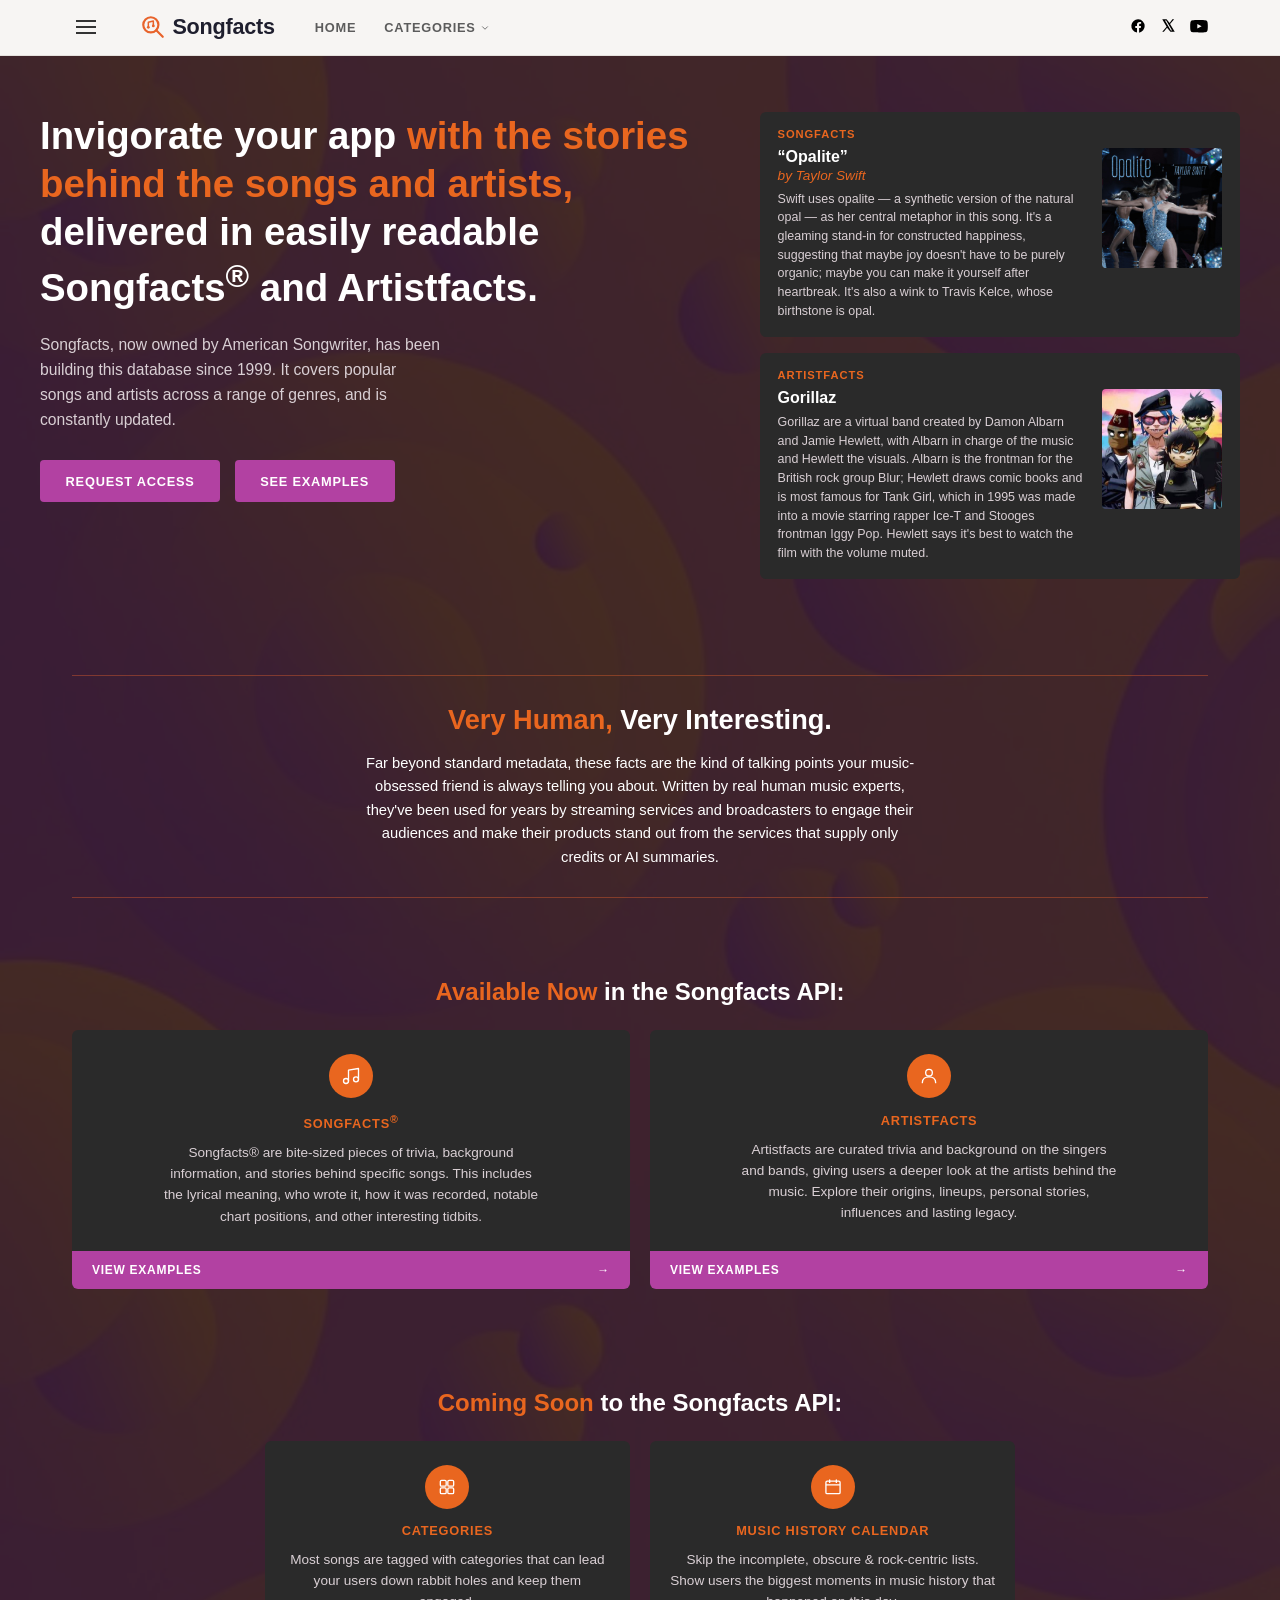
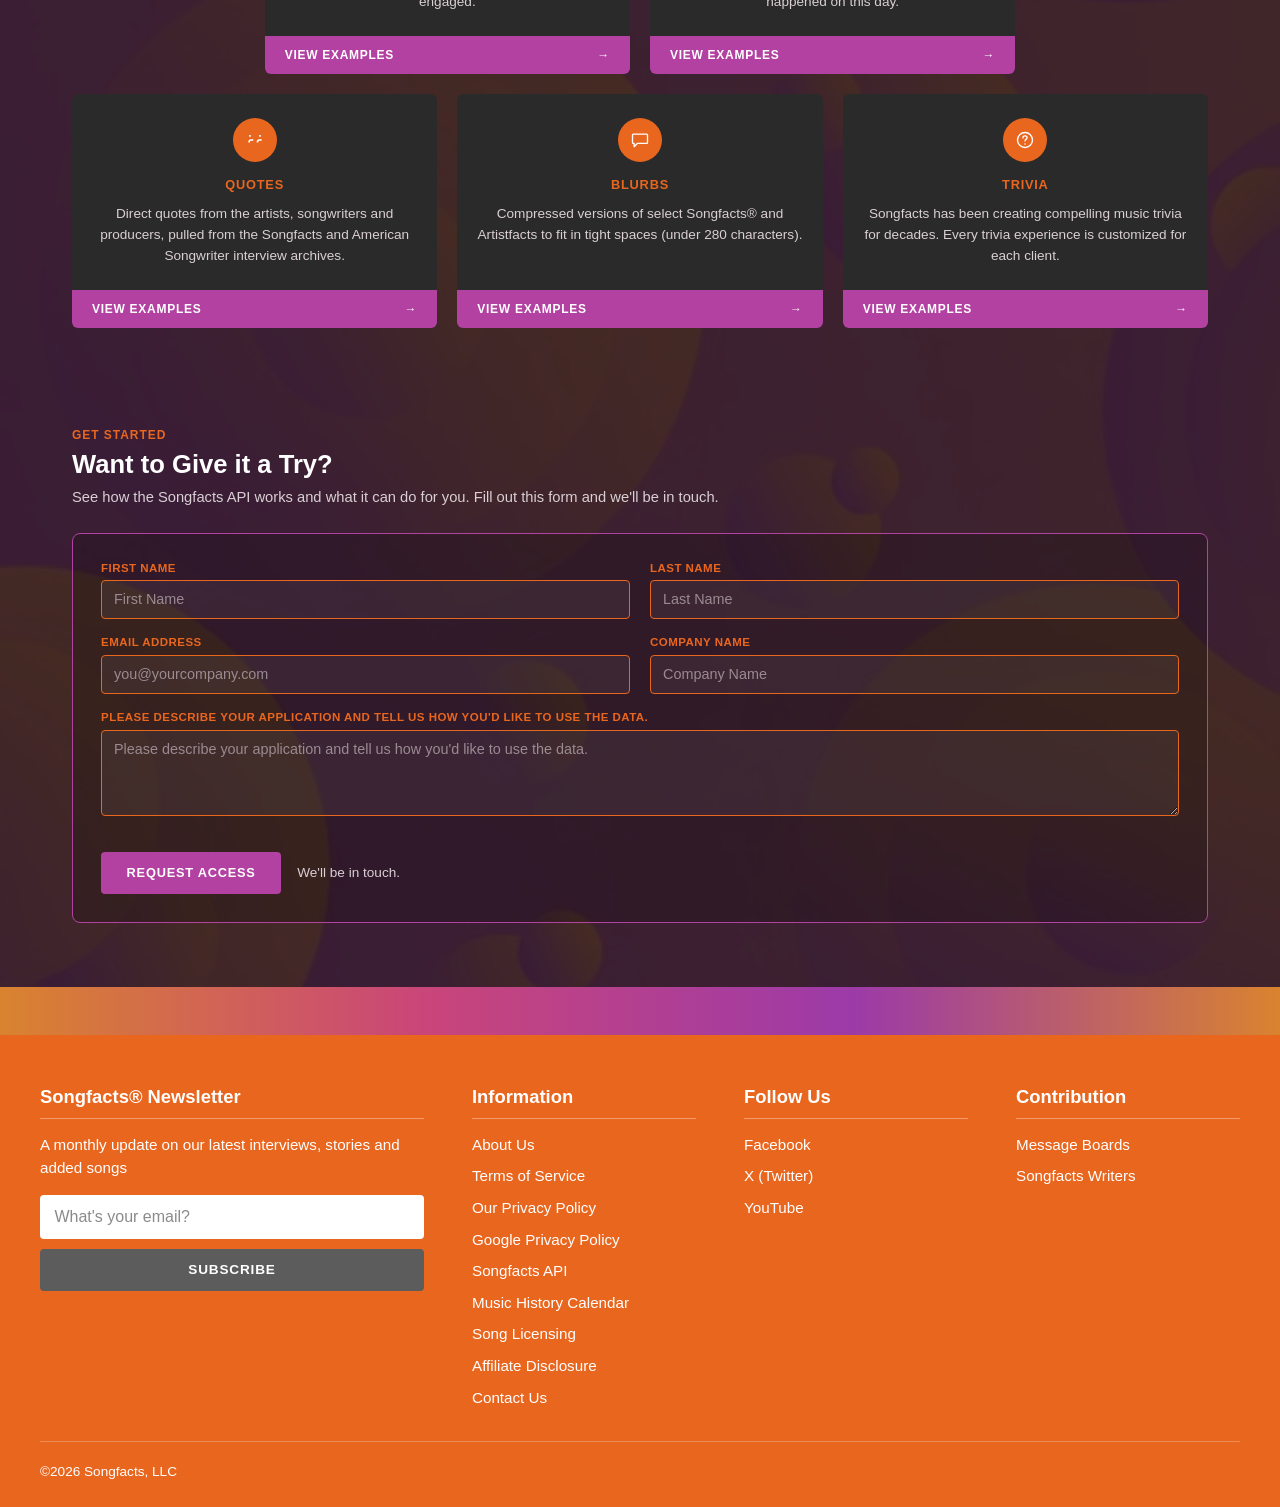
<file: index.html>
<!DOCTYPE html>
<html lang="en">
<head>
  <meta charset="UTF-8">
  <meta name="viewport" content="width=device-width, initial-scale=1">
  <title>Songfacts API &#8212; Invigorate your app</title>
  <meta name="description" content="Songfacts API delivers the stories behind the songs and artists as ready-to-read Songfacts and Artistfacts your app can drop straight into any music experience.">
  <meta property="og:type" content="website">
  <meta property="og:site_name" content="Songfacts API">
  <meta property="og:locale" content="en_US">
  <meta property="og:url" content="https://api-draft.songfacts.com/">
  <meta property="og:title" content="Songfacts API &#8212; Invigorate your app">
  <meta property="og:description" content="Songfacts API delivers the stories behind the songs and artists as ready-to-read Songfacts and Artistfacts your app can drop straight into any music experience.">
  <meta property="og:image" content="https://api-draft.songfacts.com/img/seo_featured.jpg">
  <meta property="og:image:width" content="1168">
  <meta property="og:image:height" content="784">
  <meta property="og:image:alt" content="Songfacts API - Invigorate your app with the stories behind the songs. Human-written Songfacts and Artistfacts.">
  <meta name="twitter:card" content="summary_large_image">
  <meta name="twitter:title" content="Songfacts API &#8212; Invigorate your app">
  <meta name="twitter:description" content="Songfacts API delivers the stories behind the songs and artists as ready-to-read Songfacts and Artistfacts your app can drop straight into any music experience.">
  <meta name="twitter:image" content="https://api-draft.songfacts.com/img/seo_featured.jpg">
  <meta name="twitter:image:alt" content="Songfacts API - Invigorate your app with the stories behind the songs. Human-written Songfacts and Artistfacts.">
  <script type="application/ld+json">
  {
    "@context": "https://schema.org",
    "@graph": [
      {
        "@type": "Organization",
        "@id": "https://api-draft.songfacts.com/#organization",
        "name": "Songfacts",
        "url": "https://api-draft.songfacts.com/"
      },
      {
        "@type": "WebSite",
        "@id": "https://api-draft.songfacts.com/#website",
        "url": "https://api-draft.songfacts.com/",
        "name": "Songfacts API",
        "description": "Songfacts API delivers the stories behind the songs and artists as ready-to-read Songfacts and Artistfacts your app can drop straight into any music experience.",
        "publisher": {
          "@id": "https://api-draft.songfacts.com/#organization"
        },
        "inLanguage": "en-US"
      }
    ]
  }
  </script>
  <link rel="stylesheet" href="style.css?v=3">
  <script src="https://challenges.cloudflare.com/turnstile/v0/api.js?onload=onTurnstileLoad" async defer></script>
</head>
<body>

  <header class="site-header">
    <div class="header-inner">
      <button class="menu-toggle" aria-label="Open menu">
        <span></span><span></span><span></span>
      </button>

      <a class="logo" href="#">
        <svg viewBox="0 0 24 24" width="26" height="26" aria-hidden="true">
          <circle cx="10" cy="10" r="7" fill="none" stroke="#e8632b" stroke-width="2"/>
          <line x1="15" y1="15" x2="21" y2="21" stroke="#e8632b" stroke-width="2" stroke-linecap="round"/>
          <path d="M7.7 12.3V7.6L12.3 6.5V11" fill="none" stroke="#e8632b" stroke-width="1.4" stroke-linecap="round" stroke-linejoin="round"/>
          <circle cx="7.7" cy="12.3" r="1.3" fill="#e8632b"/>
          <circle cx="12.3" cy="11" r="1.3" fill="#e8632b"/>
        </svg>
        <span class="logo-word">Songfacts</span>
      </a>

      <nav class="main-nav" aria-label="Primary">
        <a href="index.html">Home</a>
        <div class="nav-item">
          <a href="categories-examples.html">
            Categories
            <svg class="chevron-down" viewBox="0 0 24 24" width="10" height="10" aria-hidden="true"><path d="M6 9l6 6 6-6" stroke="currentColor" stroke-width="2" fill="none" stroke-linecap="round" stroke-linejoin="round"/></svg>
          </a>
          <div class="nav-dropdown">
            <a href="songfacts-examples.html">SongFacts Examples</a>
            <a href="artistfacts-examples.html">Artistfacts Examples</a>
            <a href="categories-examples.html">Categories Examples</a>
            <a href="music-history-calendar-examples.html">Music History Calendar</a>
            <a href="blurbs-examples.html">Blurbs Examples</a>
            <a href="quotes-examples.html">Quotes Examples</a>
            <a href="trivia-examples.html">Trivia Examples</a>
          </div>
        </div>
      </nav>

      <div class="social-links">
        <a href="#" aria-label="Facebook">
          <svg viewBox="0 0 24 24" width="16" height="16"><path d="M22 12a10 10 0 1 0-11.5 9.87v-6.99H7.9v-2.88h2.6V9.85c0-2.57 1.53-3.99 3.87-3.99 1.12 0 2.3.2 2.3.2v2.53h-1.3c-1.28 0-1.68.8-1.68 1.62v1.95h2.86l-.46 2.88h-2.4v6.99A10 10 0 0 0 22 12z"/></svg>
        </a>
        <a href="#" aria-label="X (Twitter)">
          <svg viewBox="0 0 24 24" width="15" height="15"><path d="M18.24 2H21l-6.52 7.46L22 22h-6.9l-5.4-6.6L4.6 22H2l7-8.01L2 2h6.9l4.9 6.02L18.24 2Zm-2.42 18h1.9L8.27 4H6.3l9.52 16Z"/></svg>
        </a>
        <a href="#" aria-label="YouTube">
          <svg viewBox="0 0 24 24" width="18" height="18"><path d="M23.5 6.2s-.23-1.64-.94-2.36c-.9-.94-1.9-.94-2.36-1C16.9 2.5 12 2.5 12 2.5h-.01s-4.9 0-8.19.34c-.46.06-1.46.06-2.36 1C.73 4.56.5 6.2.5 6.2S.25 8.13.25 10.06v1.87c0 1.93.25 3.86.25 3.86s.23 1.64.94 2.36c.9.94 2.08.9 2.6 1C5.9 19.5 12 19.5 12 19.5s4.9 0 8.19-.34c.46-.06 1.46-.06 2.36-1 .71-.72.94-2.36.94-2.36s.25-1.93.25-3.86v-1.87c0-1.93-.25-3.86-.25-3.86ZM9.75 14.02V7.98L15.5 11l-5.75 3.02Z"/></svg>
        </a>
      </div>
    </div>
    <nav class="tab-nav" aria-label="Sections">
      <a href="index.html" class="is-active" aria-current="page">Overview</a>
      <a href="songfacts-examples.html">Songfacts&reg;</a>
      <a href="artistfacts-examples.html">Artistfacts</a>
      <a href="categories-examples.html">Categories</a>
      <a href="music-history-calendar-examples.html">Calendar</a>
      <a href="blurbs-examples.html">Blurbs</a>
      <a href="quotes-examples.html">Quotes</a>
      <a href="trivia-examples.html">Trivia</a>
    </nav>
  </header>

  <main class="dark-panel">
    <div class="decor-bg" aria-hidden="true"></div>

    <section class="hero">
    <div class="hero-inner">
      <div class="hero-copy">
        <h1>
          Invigorate your app
          <span class="highlight">with the stories behind the
          songs and artists,</span>
          delivered in easily readable
          Songfacts<sup>&reg;</sup> and Artistfacts.
        </h1>

        <p>
          Songfacts, now owned by American Songwriter, has
          been building this database since 1999. It covers popular
          songs and artists across a range of genres, and is
          constantly updated.
        </p>

        <div class="hero-actions">
          <a class="btn" href="#get-started">Request Access</a>
          <a class="btn" href="#available-now">See Examples</a>
        </div>
      </div>

      <div class="hero-cards">
        <article class="fact-card">
          <span class="fact-label">Songfacts</span>
          <div class="fact-body">
            <div class="fact-text">
              <h3>&ldquo;Opalite&rdquo; <span class="by">by Taylor Swift</span></h3>
              <p>
                Swift uses opalite &mdash; a synthetic version of the natural
                opal &mdash; as her central metaphor in this song. It's a
                gleaming stand-in for constructed happiness, suggesting
                that maybe joy doesn't have to be purely organic; maybe
                you can make it yourself after heartbreak. It's also a
                wink to Travis Kelce, whose birthstone is opal.
              </p>
            </div>
            <img class="fact-thumb" src="img/home_1.jpg" alt="&ldquo;Opalite&rdquo; by Taylor Swift">
          </div>
        </article>

        <article class="fact-card">
          <span class="fact-label">Artistfacts</span>
          <div class="fact-body">
            <div class="fact-text">
              <h3>Gorillaz</h3>
              <p>
                Gorillaz are a virtual band created by Damon Albarn
                and Jamie Hewlett, with Albarn in charge of the music
                and Hewlett the visuals. Albarn is the frontman for the
                British rock group Blur; Hewlett draws comic books
                and is most famous for Tank Girl, which in 1995 was
                made into a movie starring rapper Ice-T and Stooges
                frontman Iggy Pop. Hewlett says it's best to watch the
                film with the volume muted.
              </p>
            </div>
            <img class="fact-thumb" src="img/home_2.jpg?v=2" alt="Gorillaz">
          </div>
        </article>
      </div>
    </div>
    </section>

    <section class="very-human">
      <hr class="divider">
      <h2><span class="orange">Very Human,</span> Very Interesting.</h2>
      <p>
        Far beyond standard metadata, these facts are the kind of talking points your
        music-obsessed friend is always telling you about. Written by real human
        music experts, they've been used for years by streaming services and broadcasters
        to engage their audiences and make their products stand out from the services that
        supply only credits or AI summaries.
      </p>
      <hr class="divider">
    </section>

    <section class="available-now" id="available-now">
      <h2><span class="orange">Available Now</span> in the Songfacts API:</h2>

      <div class="feature-grid cols-2">
        <article class="feature-card feature-card-wide">
          <span class="feature-icon">
            <svg viewBox="0 0 24 24" width="20" height="20"><path d="M9 18V5l12-2v13" stroke="#fff" stroke-width="1.6" fill="none" stroke-linecap="round" stroke-linejoin="round"/><circle cx="6" cy="18" r="3" stroke="#fff" stroke-width="1.6" fill="none"/><circle cx="18" cy="16" r="3" stroke="#fff" stroke-width="1.6" fill="none"/></svg>
          </span>
          <h3 class="feature-title">Songfacts<sup>&reg;</sup></h3>
          <p>
            Songfacts&reg; are bite-sized pieces of trivia, background information, and stories
            behind specific songs. This includes the lyrical meaning, who wrote it, how it
            was recorded, notable chart positions, and other interesting tidbits.
          </p>
          <a class="btn-view" href="songfacts-examples.html">View Examples <span aria-hidden="true">&rarr;</span></a>
        </article>

        <article class="feature-card feature-card-wide">
          <span class="feature-icon">
            <svg viewBox="0 0 24 24" width="20" height="20"><circle cx="12" cy="8" r="4" stroke="#fff" stroke-width="1.6" fill="none"/><path d="M4 20c0-4.4 3.6-7 8-7s8 2.6 8 7" stroke="#fff" stroke-width="1.6" fill="none" stroke-linecap="round"/></svg>
          </span>
          <h3 class="feature-title">Artistfacts</h3>
          <p>
            Artistfacts are curated trivia and background on the singers and bands, giving
            users a deeper look at the artists behind the music. Explore their origins,
            lineups, personal stories, influences and lasting legacy.
          </p>
          <a class="btn-view" href="artistfacts-examples.html">View Examples <span aria-hidden="true">&rarr;</span></a>
        </article>
      </div>
    </section>

    <section class="coming-soon">
      <h2><span class="orange">Coming Soon</span> to the Songfacts API:</h2>

      <div class="feature-grid cols-2-center">
        <article class="feature-card">
          <span class="feature-icon">
            <svg viewBox="0 0 24 24" width="20" height="20"><rect x="4" y="4" width="7" height="7" rx="1.5" stroke="#fff" stroke-width="1.6" fill="none"/><rect x="13" y="4" width="7" height="7" rx="1.5" stroke="#fff" stroke-width="1.6" fill="none"/><rect x="4" y="13" width="7" height="7" rx="1.5" stroke="#fff" stroke-width="1.6" fill="none"/><rect x="13" y="13" width="7" height="7" rx="1.5" stroke="#fff" stroke-width="1.6" fill="none"/></svg>
          </span>
          <h3 class="feature-title">Categories</h3>
          <p>
            Most songs are tagged with categories that can lead your users down rabbit holes
            and keep them engaged.
          </p>
          <a class="btn-view" href="categories-examples.html">View Examples <span aria-hidden="true">&rarr;</span></a>
        </article>

        <article class="feature-card">
          <span class="feature-icon">
            <svg viewBox="0 0 24 24" width="20" height="20"><rect x="3.5" y="5" width="17" height="15" rx="1.5" stroke="#fff" stroke-width="1.6" fill="none"/><line x1="3.5" y1="9.5" x2="20.5" y2="9.5" stroke="#fff" stroke-width="1.6"/><line x1="8" y1="3.5" x2="8" y2="6.5" stroke="#fff" stroke-width="1.6" stroke-linecap="round"/><line x1="16" y1="3.5" x2="16" y2="6.5" stroke="#fff" stroke-width="1.6" stroke-linecap="round"/></svg>
          </span>
          <h3 class="feature-title">Music History Calendar</h3>
          <p>
            Skip the incomplete, obscure &amp; rock-centric lists. Show users the biggest
            moments in music history that happened on this day.
          </p>
          <a class="btn-view" href="music-history-calendar-examples.html">View Examples <span aria-hidden="true">&rarr;</span></a>
        </article>
      </div>

      <div class="feature-grid cols-3">
        <article class="feature-card">
          <span class="feature-icon">
            <svg viewBox="0 0 24 24" width="20" height="20"><path d="M7 6h3v5H7c-1.7 0-3 1.3-3 3v1h2v-1c0-.6.4-1 1-1h3V6H5v2h2V6ZM17 6h3v5h-3c-1.7 0-3 1.3-3 3v1h2v-1c0-.6.4-1 1-1h3V6h-3v2h2V6Z" fill="#fff"/></svg>
          </span>
          <h3 class="feature-title">Quotes</h3>
          <p>
            Direct quotes from the artists, songwriters and producers, pulled from the
            Songfacts and American Songwriter interview archives.
          </p>
          <a class="btn-view" href="quotes-examples.html">View Examples <span aria-hidden="true">&rarr;</span></a>
        </article>

        <article class="feature-card">
          <span class="feature-icon">
            <svg viewBox="0 0 24 24" width="20" height="20"><path d="M4 5h16a1 1 0 0 1 1 1v9a1 1 0 0 1-1 1H9l-4 4v-4H4a1 1 0 0 1-1-1V6a1 1 0 0 1 1-1Z" stroke="#fff" stroke-width="1.6" fill="none" stroke-linejoin="round"/></svg>
          </span>
          <h3 class="feature-title">Blurbs</h3>
          <p>
            Compressed versions of select Songfacts&reg; and Artistfacts to fit in tight spaces
            (under 280 characters).
          </p>
          <a class="btn-view" href="blurbs-examples.html">View Examples <span aria-hidden="true">&rarr;</span></a>
        </article>

        <article class="feature-card">
          <span class="feature-icon">
            <svg viewBox="0 0 24 24" width="20" height="20"><circle cx="12" cy="12" r="9" stroke="#fff" stroke-width="1.6" fill="none"/><path d="M9.5 9.5c0-1.4 1.1-2.5 2.5-2.5s2.5 1 2.5 2.2c0 1-.6 1.6-1.4 2.1-.8.5-1.1 1-1.1 1.8" stroke="#fff" stroke-width="1.6" fill="none" stroke-linecap="round"/><circle cx="12" cy="16.8" r="0.9" fill="#fff"/></svg>
          </span>
          <h3 class="feature-title">Trivia</h3>
          <p>
            Songfacts has been creating compelling music trivia for decades. Every trivia
            experience is customized for each client.
          </p>
          <a class="btn-view" href="trivia-examples.html">View Examples <span aria-hidden="true">&rarr;</span></a>
        </article>
      </div>
    </section>

    <section class="get-started" id="get-started">
      <span class="eyebrow">Get Started</span>
      <h2>Want to Give it a Try?</h2>
      <p>See how the Songfacts API works and what it can do for you. Fill out this form and we'll be in touch.</p>

      <form class="api-form" id="api-form">
        <div class="form-row">
          <div class="form-field">
            <label for="firstName">First Name</label>
            <input type="text" id="firstName" name="firstName" placeholder="First Name" required>
          </div>
          <div class="form-field">
            <label for="lastName">Last Name</label>
            <input type="text" id="lastName" name="lastName" placeholder="Last Name" required>
          </div>
        </div>

        <div class="form-row">
          <div class="form-field">
            <label for="email">Email Address</label>
            <input type="email" id="email" name="email" placeholder="you@yourcompany.com" required>
          </div>
          <div class="form-field">
            <label for="company">Company Name</label>
            <input type="text" id="company" name="company" placeholder="Company Name">
          </div>
        </div>

        <div class="form-row form-row-full">
          <div class="form-field">
            <label for="message">Please describe your application and tell us how you'd like to use the data.</label>
            <textarea id="message" name="message" rows="4" placeholder="Please describe your application and tell us how you'd like to use the data."></textarea>
          </div>
        </div>

        <div class="form-row">
          <div id="turnstile-widget"></div>
        </div>

        <div class="form-actions">
          <button type="submit" class="btn">Request Access</button>
          <span class="form-note" id="form-status">We'll be in touch.</span>
        </div>
      </form>
    </section>
  </main>

  <div class="gradient-bar" aria-hidden="true"></div>

  <footer class="site-footer">
    <div class="footer-inner">

      <section class="footer-newsletter">
        <h2 class="footer-heading">Songfacts&reg; Newsletter</h2>
        <p class="footer-newsletter-copy">A monthly update on our latest interviews, stories and added songs</p>
        <!-- AWeber hosted-form submission (stakeholder-supplied). Native cross-origin
             POST straight to AWeber — no Worker/relay needed; see CLAUDE.md notes. -->
        <form class="newsletter-form" method="post" role="form" accept-charset="UTF-8" action="https://www.aweber.com/scripts/addlead.pl">
          <div hidden>
            <input type="hidden" name="meta_web_form_id" value="515551960">
            <input type="hidden" name="meta_split_id" value="">
            <input type="hidden" name="listname" value="songfacts">
            <input type="hidden" name="redirect" value="https://www.songfacts.com/notify/newsletter-success" id="redirect_f0c15ad2487b51b769eee6f6feb4536c">
            <input type="hidden" name="meta_adtracking" value="songfacts_2020">
            <input type="hidden" name="meta_message" value="1001">
            <input type="hidden" name="meta_required" value="email">
            <input type="hidden" name="meta_tooltip" value="">
          </div>
          <label for="newsletter-email" class="sr-only">What's your email?</label>
          <input class="newsletter-input" name="email" id="newsletter-email" autocorrect="off" autocapitalize="off" autocomplete="email" placeholder="What's your email?" type="email" required>
          <button class="newsletter-button" type="submit" id="newsletter-button">Subscribe</button>
        </form>
      </section>

      <nav class="footer-col" aria-labelledby="footer-info-heading">
        <h2 class="footer-heading" id="footer-info-heading">Information</h2>
        <ul class="footer-links">
          <li><a href="https://www.songfacts.com/blog/pages/about-us" target="_blank" rel="noopener">About Us</a></li>
          <li><a href="https://www.songfacts.com/blog/pages/terms-of-service" target="_blank" rel="noopener">Terms of Service</a></li>
          <li><a href="https://www.songfacts.com/blog/pages/songfacts-privacy-policy-and-legal-notice" target="_blank" rel="noopener">Our Privacy Policy</a></li>
          <li><a href="https://policies.google.com/privacy" target="_blank" rel="noopener">Google Privacy Policy</a></li>
          <li><a href="https://www.songfacts.com/blog/pages/songfacts-api" target="_blank" rel="noopener">Songfacts API</a></li>
          <li><a href="https://calendar.songfacts.com/" target="_blank" rel="noopener">Music History Calendar</a></li>
          <li><a href="https://www.songfacts.com/blog/pages/song-licensing" target="_blank" rel="noopener">Song Licensing</a></li>
          <li><a href="https://www.songfacts.com/blog/pages/affiliate-disclosure" target="_blank" rel="noopener">Affiliate Disclosure</a></li>
          <li><a href="mailto:feedback@songfacts.com">Contact Us</a></li>
        </ul>
      </nav>

      <nav class="footer-col" aria-labelledby="footer-follow-heading">
        <h2 class="footer-heading" id="footer-follow-heading">Follow Us</h2>
        <ul class="footer-links">
          <li><a href="https://www.facebook.com/songfacts" target="_blank" rel="noopener">Facebook</a></li>
          <li><a href="https://twitter.com/songfacts" target="_blank" rel="noopener">X (Twitter)</a></li>
          <li><a href="https://www.youtube.com/user/songfactsdotcom" target="_blank" rel="noopener">YouTube</a></li>
        </ul>
      </nav>

      <nav class="footer-col" aria-labelledby="footer-contribute-heading">
        <h2 class="footer-heading" id="footer-contribute-heading">Contribution</h2>
        <ul class="footer-links">
          <li><a href="https://forum.songfacts.com/" target="_blank" rel="noopener">Message Boards</a></li>
          <li><a href="https://www.songfacts.com/blog/pages/songfacts-writers" target="_blank" rel="noopener">Songfacts Writers</a></li>
        </ul>
      </nav>

    </div>
    <p class="footer-copyright">&copy;2026 Songfacts, LLC</p>
  </footer>

  <script src="script.js"></script>
  <script>
    // Center the active section tab in the mobile tab strip on load.
    (function () {
      var t = document.querySelector('.tab-nav a.is-active');
      if (t && t.scrollIntoView) t.scrollIntoView({ inline: 'center', block: 'nearest' });
    })();
  </script>
</body>
</html>
</file>
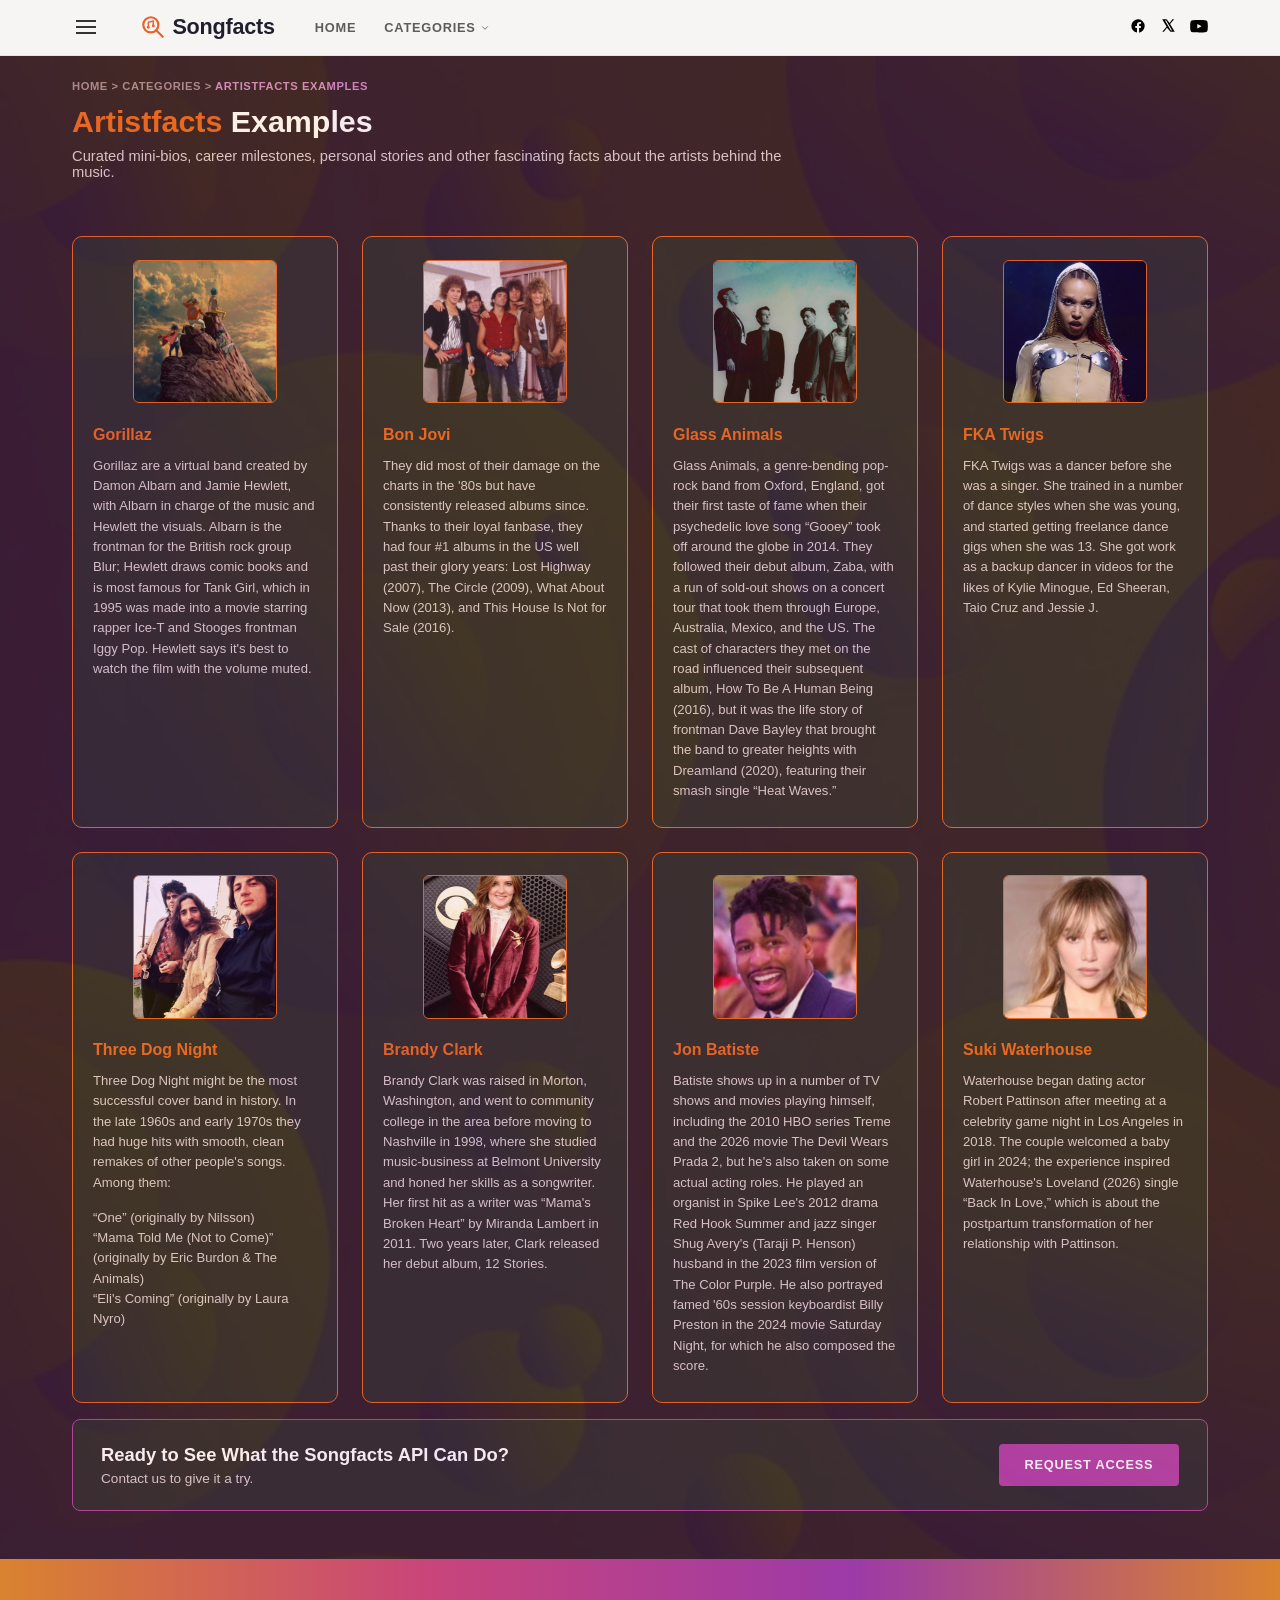
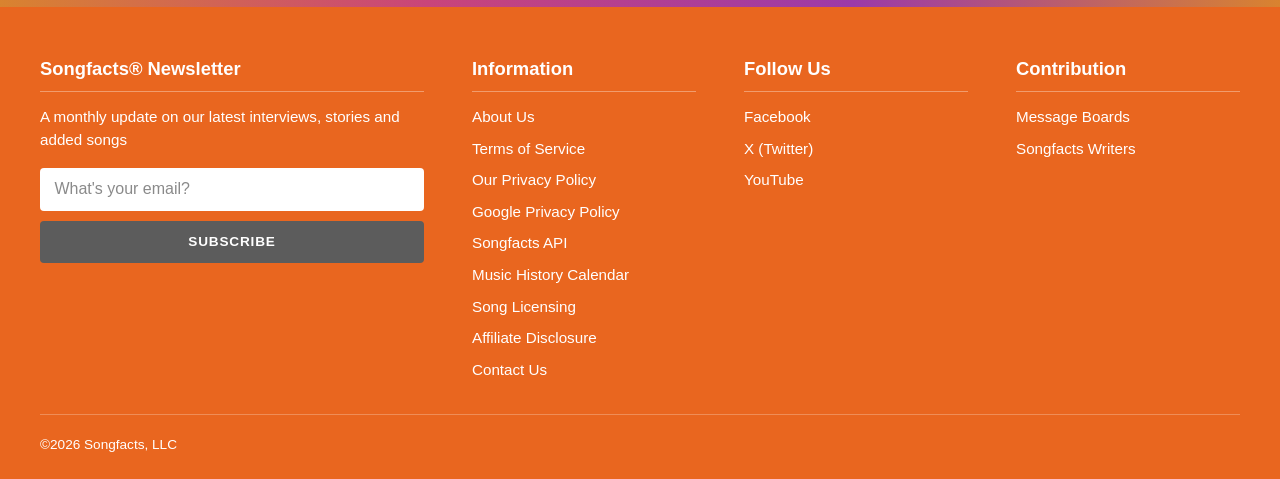
<file: artistfacts-examples.html>
<!DOCTYPE html>
<html lang="en">
<head>
  <meta charset="UTF-8">
  <meta name="viewport" content="width=device-width, initial-scale=1">
  <title>Artistfacts Examples &#8212; Songfacts API</title>
  <meta name="description" content="Sample Artistfacts from the Songfacts API: biography, career milestones, and background on the artists behind the music, ready to display in your app.">
  <meta property="og:type" content="website">
  <meta property="og:site_name" content="Songfacts API">
  <meta property="og:locale" content="en_US">
  <meta property="og:url" content="https://api-draft.songfacts.com/artistfacts-examples">
  <meta property="og:title" content="Artistfacts Examples &#8212; Songfacts API">
  <meta property="og:description" content="Sample Artistfacts from the Songfacts API: biography, career milestones, and background on the artists behind the music, ready to display in your app.">
  <meta property="og:image" content="https://api-draft.songfacts.com/img/seo_featured.jpg">
  <meta property="og:image:width" content="1168">
  <meta property="og:image:height" content="784">
  <meta property="og:image:alt" content="Songfacts API - Invigorate your app with the stories behind the songs. Human-written Songfacts and Artistfacts.">
  <meta name="twitter:card" content="summary_large_image">
  <meta name="twitter:title" content="Artistfacts Examples &#8212; Songfacts API">
  <meta name="twitter:description" content="Sample Artistfacts from the Songfacts API: biography, career milestones, and background on the artists behind the music, ready to display in your app.">
  <meta name="twitter:image" content="https://api-draft.songfacts.com/img/seo_featured.jpg">
  <meta name="twitter:image:alt" content="Songfacts API - Invigorate your app with the stories behind the songs. Human-written Songfacts and Artistfacts.">
  <script type="application/ld+json">
  {
    "@context": "https://schema.org",
    "@type": "BreadcrumbList",
    "itemListElement": [
      {
        "@type": "ListItem",
        "position": 1,
        "name": "Home",
        "item": "https://api-draft.songfacts.com/"
      },
      {
        "@type": "ListItem",
        "position": 2,
        "name": "Categories",
        "item": "https://api-draft.songfacts.com/categories-examples"
      },
      {
        "@type": "ListItem",
        "position": 3,
        "name": "Artistfacts Examples",
        "item": "https://api-draft.songfacts.com/artistfacts-examples"
      }
    ]
  }
  </script>
  <link rel="stylesheet" href="style.css?v=3">
</head>
<body>

  <header class="site-header">
    <div class="header-inner">
      <button class="menu-toggle" aria-label="Open menu">
        <span></span><span></span><span></span>
      </button>

      <a class="logo" href="index.html">
        <svg viewBox="0 0 24 24" width="26" height="26" aria-hidden="true">
          <circle cx="10" cy="10" r="7" fill="none" stroke="#e8632b" stroke-width="2"/>
          <line x1="15" y1="15" x2="21" y2="21" stroke="#e8632b" stroke-width="2" stroke-linecap="round"/>
          <path d="M7.7 12.3V7.6L12.3 6.5V11" fill="none" stroke="#e8632b" stroke-width="1.4" stroke-linecap="round" stroke-linejoin="round"/>
          <circle cx="7.7" cy="12.3" r="1.3" fill="#e8632b"/>
          <circle cx="12.3" cy="11" r="1.3" fill="#e8632b"/>
        </svg>
        <span class="logo-word">Songfacts</span>
      </a>

      <nav class="main-nav" aria-label="Primary">
        <a href="index.html">Home</a>
        <div class="nav-item">
          <a href="categories-examples.html">
            Categories
            <svg class="chevron-down" viewBox="0 0 24 24" width="10" height="10" aria-hidden="true"><path d="M6 9l6 6 6-6" stroke="currentColor" stroke-width="2" fill="none" stroke-linecap="round" stroke-linejoin="round"/></svg>
          </a>
          <div class="nav-dropdown">
            <a href="songfacts-examples.html">SongFacts Examples</a>
            <a href="artistfacts-examples.html">Artistfacts Examples</a>
            <a href="categories-examples.html">Categories Examples</a>
            <a href="music-history-calendar-examples.html">Music History Calendar</a>
            <a href="blurbs-examples.html">Blurbs Examples</a>
            <a href="quotes-examples.html">Quotes Examples</a>
            <a href="trivia-examples.html">Trivia Examples</a>
          </div>
        </div>
      </nav>

      <div class="social-links">
        <a href="#" aria-label="Facebook">
          <svg viewBox="0 0 24 24" width="16" height="16"><path d="M22 12a10 10 0 1 0-11.5 9.87v-6.99H7.9v-2.88h2.6V9.85c0-2.57 1.53-3.99 3.87-3.99 1.12 0 2.3.2 2.3.2v2.53h-1.3c-1.28 0-1.68.8-1.68 1.62v1.95h2.86l-.46 2.88h-2.4v6.99A10 10 0 0 0 22 12z"/></svg>
        </a>
        <a href="#" aria-label="X (Twitter)">
          <svg viewBox="0 0 24 24" width="15" height="15"><path d="M18.24 2H21l-6.52 7.46L22 22h-6.9l-5.4-6.6L4.6 22H2l7-8.01L2 2h6.9l4.9 6.02L18.24 2Zm-2.42 18h1.9L8.27 4H6.3l9.52 16Z"/></svg>
        </a>
        <a href="#" aria-label="YouTube">
          <svg viewBox="0 0 24 24" width="18" height="18"><path d="M23.5 6.2s-.23-1.64-.94-2.36c-.9-.94-1.9-.94-2.36-1C16.9 2.5 12 2.5 12 2.5h-.01s-4.9 0-8.19.34c-.46.06-1.46.06-2.36 1C.73 4.56.5 6.2.5 6.2S.25 8.13.25 10.06v1.87c0 1.93.25 3.86.25 3.86s.23 1.64.94 2.36c.9.94 2.08.9 2.6 1C5.9 19.5 12 19.5 12 19.5s4.9 0 8.19-.34c.46-.06 1.46-.06 2.36-1 .71-.72.94-2.36.94-2.36s.25-1.93.25-3.86v-1.87c0-1.93-.25-3.86-.25-3.86ZM9.75 14.02V7.98L15.5 11l-5.75 3.02Z"/></svg>
        </a>
      </div>
    </div>
    <nav class="tab-nav" aria-label="Sections">
      <a href="index.html">Overview</a>
      <a href="songfacts-examples.html">Songfacts&reg;</a>
      <a href="artistfacts-examples.html" class="is-active" aria-current="page">Artistfacts</a>
      <a href="categories-examples.html">Categories</a>
      <a href="music-history-calendar-examples.html">Calendar</a>
      <a href="blurbs-examples.html">Blurbs</a>
      <a href="quotes-examples.html">Quotes</a>
      <a href="trivia-examples.html">Trivia</a>
    </nav>
  </header>

  <main class="dark-panel">
    <div class="decor-bg" aria-hidden="true"></div>

    <nav class="breadcrumb" aria-label="Breadcrumb">
      <a href="index.html">Home</a> &gt; <span>Categories</span> &gt; <span class="current">Artistfacts Examples</span>
    </nav>

    <div class="page-header">
      <h1><span class="accent">Artistfacts</span> Examples</h1>
      <p>
        Curated mini-bios, career milestones, personal stories and other fascinating facts about the artists
        behind the music.
      </p>
    </div>

    <div class="page-content">
      <div class="card-grid cols-4">

        <article class="fact-tile">
          <img class="thumb" src="img/af_1.jpg" alt="Gorillaz">
          <h3 class="artist-name">Gorillaz</h3>
          <p>
            Gorillaz are a virtual band created by Damon Albarn and Jamie Hewlett, with Albarn in charge of the
            music and Hewlett the visuals. Albarn is the frontman for the British rock group Blur; Hewlett draws
            comic books and is most famous for Tank Girl, which in 1995 was made into a movie starring rapper
            Ice-T and Stooges frontman Iggy Pop. Hewlett says it's best to watch the film with the volume muted.
          </p>
        </article>

        <article class="fact-tile">
          <img class="thumb" src="img/af_2.jpg" alt="Bon Jovi">
          <h3 class="artist-name">Bon Jovi</h3>
          <p>
            They did most of their damage on the charts in the '80s but have consistently released albums since.
            Thanks to their loyal fanbase, they had four #1 albums in the US well past their glory years: Lost
            Highway (2007), The Circle (2009), What About Now (2013), and This House Is Not for Sale (2016).
          </p>
        </article>

        <article class="fact-tile">
          <img class="thumb" src="img/af_3.jpg" alt="Glass Animals">
          <h3 class="artist-name">Glass Animals</h3>
          <p>
            Glass Animals, a genre-bending pop-rock band from Oxford, England, got their first taste of fame when
            their psychedelic love song &ldquo;Gooey&rdquo; took off around the globe in 2014. They followed their
            debut album, Zaba, with a run of sold-out shows on a concert tour that took them through Europe,
            Australia, Mexico, and the US. The cast of characters they met on the road influenced their subsequent
            album, How To Be A Human Being (2016), but it was the life story of frontman Dave Bayley that brought
            the band to greater heights with Dreamland (2020), featuring their smash single
            &ldquo;Heat Waves.&rdquo;
          </p>
        </article>

        <article class="fact-tile">
          <img class="thumb" src="img/af_4.jpg" alt="FKA Twigs">
          <h3 class="artist-name">FKA Twigs</h3>
          <p>
            FKA Twigs was a dancer before she was a singer. She trained in a number of dance styles when she was
            young, and started getting freelance dance gigs when she was 13. She got work as a backup dancer in
            videos for the likes of Kylie Minogue, Ed Sheeran, Taio Cruz and Jessie J.
          </p>
        </article>

        <article class="fact-tile">
          <img class="thumb" src="img/af_5.jpg" alt="Three Dog Night">
          <h3 class="artist-name">Three Dog Night</h3>
          <p>
            Three Dog Night might be the most successful cover band in history. In the late 1960s and early 1970s
            they had huge hits with smooth, clean remakes of other people's songs. Among them:
          </p>
          <ul class="fact-list">
            <li>&ldquo;One&rdquo; (originally by Nilsson)</li>
            <li>&ldquo;Mama Told Me (Not to Come)&rdquo; (originally by Eric Burdon &amp; The Animals)</li>
            <li>&ldquo;Eli's Coming&rdquo; (originally by Laura Nyro)</li>
          </ul>
        </article>

        <article class="fact-tile">
          <img class="thumb" src="img/af_6.jpg" alt="Brandy Clark">
          <h3 class="artist-name">Brandy Clark</h3>
          <p>
            Brandy Clark was raised in Morton, Washington, and went to community college in the area before moving
            to Nashville in 1998, where she studied music-business at Belmont University and honed her skills as
            a songwriter. Her first hit as a writer was &ldquo;Mama's Broken Heart&rdquo; by Miranda Lambert in
            2011. Two years later, Clark released her debut album, 12 Stories.
          </p>
        </article>

        <article class="fact-tile">
          <img class="thumb" src="img/af_7.jpg" alt="Jon Batiste">
          <h3 class="artist-name">Jon Batiste</h3>
          <p>
            Batiste shows up in a number of TV shows and movies playing himself, including the 2010 HBO series
            Treme and the 2026 movie The Devil Wears Prada 2, but he's also taken on some actual acting roles. He
            played an organist in Spike Lee's 2012 drama Red Hook Summer and jazz singer Shug Avery's (Taraji P.
            Henson) husband in the 2023 film version of The Color Purple. He also portrayed famed '60s session
            keyboardist Billy Preston in the 2024 movie Saturday Night, for which he also composed the score.
          </p>
        </article>

        <article class="fact-tile">
          <img class="thumb" src="img/af_8.jpg" alt="Suki Waterhouse">
          <h3 class="artist-name">Suki Waterhouse</h3>
          <p>
            Waterhouse began dating actor Robert Pattinson after meeting at a celebrity game night in Los Angeles
            in 2018. The couple welcomed a baby girl in 2024; the experience inspired Waterhouse's Loveland (2026)
            single &ldquo;Back In Love,&rdquo; which is about the postpartum transformation of her relationship
            with Pattinson.
          </p>
        </article>

      </div>

      <div class="cta-bar">
        <div>
          <h2>Ready to See What the Songfacts API Can Do?</h2>
          <p>Contact us to give it a try.</p>
        </div>
        <a class="btn" href="index.html#api-form">Request Access</a>
      </div>
    </div>
  </main>

  <div class="gradient-bar" aria-hidden="true"></div>

  <footer class="site-footer">
    <div class="footer-inner">

      <section class="footer-newsletter">
        <h2 class="footer-heading">Songfacts&reg; Newsletter</h2>
        <p class="footer-newsletter-copy">A monthly update on our latest interviews, stories and added songs</p>
        <!-- AWeber hosted-form submission (stakeholder-supplied). Native cross-origin
             POST straight to AWeber — no Worker/relay needed; see CLAUDE.md notes. -->
        <form class="newsletter-form" method="post" role="form" accept-charset="UTF-8" action="https://www.aweber.com/scripts/addlead.pl">
          <div hidden>
            <input type="hidden" name="meta_web_form_id" value="515551960">
            <input type="hidden" name="meta_split_id" value="">
            <input type="hidden" name="listname" value="songfacts">
            <input type="hidden" name="redirect" value="https://www.songfacts.com/notify/newsletter-success" id="redirect_f0c15ad2487b51b769eee6f6feb4536c">
            <input type="hidden" name="meta_adtracking" value="songfacts_2020">
            <input type="hidden" name="meta_message" value="1001">
            <input type="hidden" name="meta_required" value="email">
            <input type="hidden" name="meta_tooltip" value="">
          </div>
          <label for="newsletter-email" class="sr-only">What's your email?</label>
          <input class="newsletter-input" name="email" id="newsletter-email" autocorrect="off" autocapitalize="off" autocomplete="email" placeholder="What's your email?" type="email" required>
          <button class="newsletter-button" type="submit" id="newsletter-button">Subscribe</button>
        </form>
      </section>

      <nav class="footer-col" aria-labelledby="footer-info-heading">
        <h2 class="footer-heading" id="footer-info-heading">Information</h2>
        <ul class="footer-links">
          <li><a href="https://www.songfacts.com/blog/pages/about-us" target="_blank" rel="noopener">About Us</a></li>
          <li><a href="https://www.songfacts.com/blog/pages/terms-of-service" target="_blank" rel="noopener">Terms of Service</a></li>
          <li><a href="https://www.songfacts.com/blog/pages/songfacts-privacy-policy-and-legal-notice" target="_blank" rel="noopener">Our Privacy Policy</a></li>
          <li><a href="https://policies.google.com/privacy" target="_blank" rel="noopener">Google Privacy Policy</a></li>
          <li><a href="https://www.songfacts.com/blog/pages/songfacts-api" target="_blank" rel="noopener">Songfacts API</a></li>
          <li><a href="https://calendar.songfacts.com/" target="_blank" rel="noopener">Music History Calendar</a></li>
          <li><a href="https://www.songfacts.com/blog/pages/song-licensing" target="_blank" rel="noopener">Song Licensing</a></li>
          <li><a href="https://www.songfacts.com/blog/pages/affiliate-disclosure" target="_blank" rel="noopener">Affiliate Disclosure</a></li>
          <li><a href="mailto:feedback@songfacts.com">Contact Us</a></li>
        </ul>
      </nav>

      <nav class="footer-col" aria-labelledby="footer-follow-heading">
        <h2 class="footer-heading" id="footer-follow-heading">Follow Us</h2>
        <ul class="footer-links">
          <li><a href="https://www.facebook.com/songfacts" target="_blank" rel="noopener">Facebook</a></li>
          <li><a href="https://twitter.com/songfacts" target="_blank" rel="noopener">X (Twitter)</a></li>
          <li><a href="https://www.youtube.com/user/songfactsdotcom" target="_blank" rel="noopener">YouTube</a></li>
        </ul>
      </nav>

      <nav class="footer-col" aria-labelledby="footer-contribute-heading">
        <h2 class="footer-heading" id="footer-contribute-heading">Contribution</h2>
        <ul class="footer-links">
          <li><a href="https://forum.songfacts.com/" target="_blank" rel="noopener">Message Boards</a></li>
          <li><a href="https://www.songfacts.com/blog/pages/songfacts-writers" target="_blank" rel="noopener">Songfacts Writers</a></li>
        </ul>
      </nav>

    </div>
    <p class="footer-copyright">&copy;2026 Songfacts, LLC</p>
  </footer>

  <script>
    // Center the active section tab in the mobile tab strip on load.
    (function () {
      var t = document.querySelector('.tab-nav a.is-active');
      if (t && t.scrollIntoView) t.scrollIntoView({ inline: 'center', block: 'nearest' });
    })();
  </script>
</body>
</html>
</file>
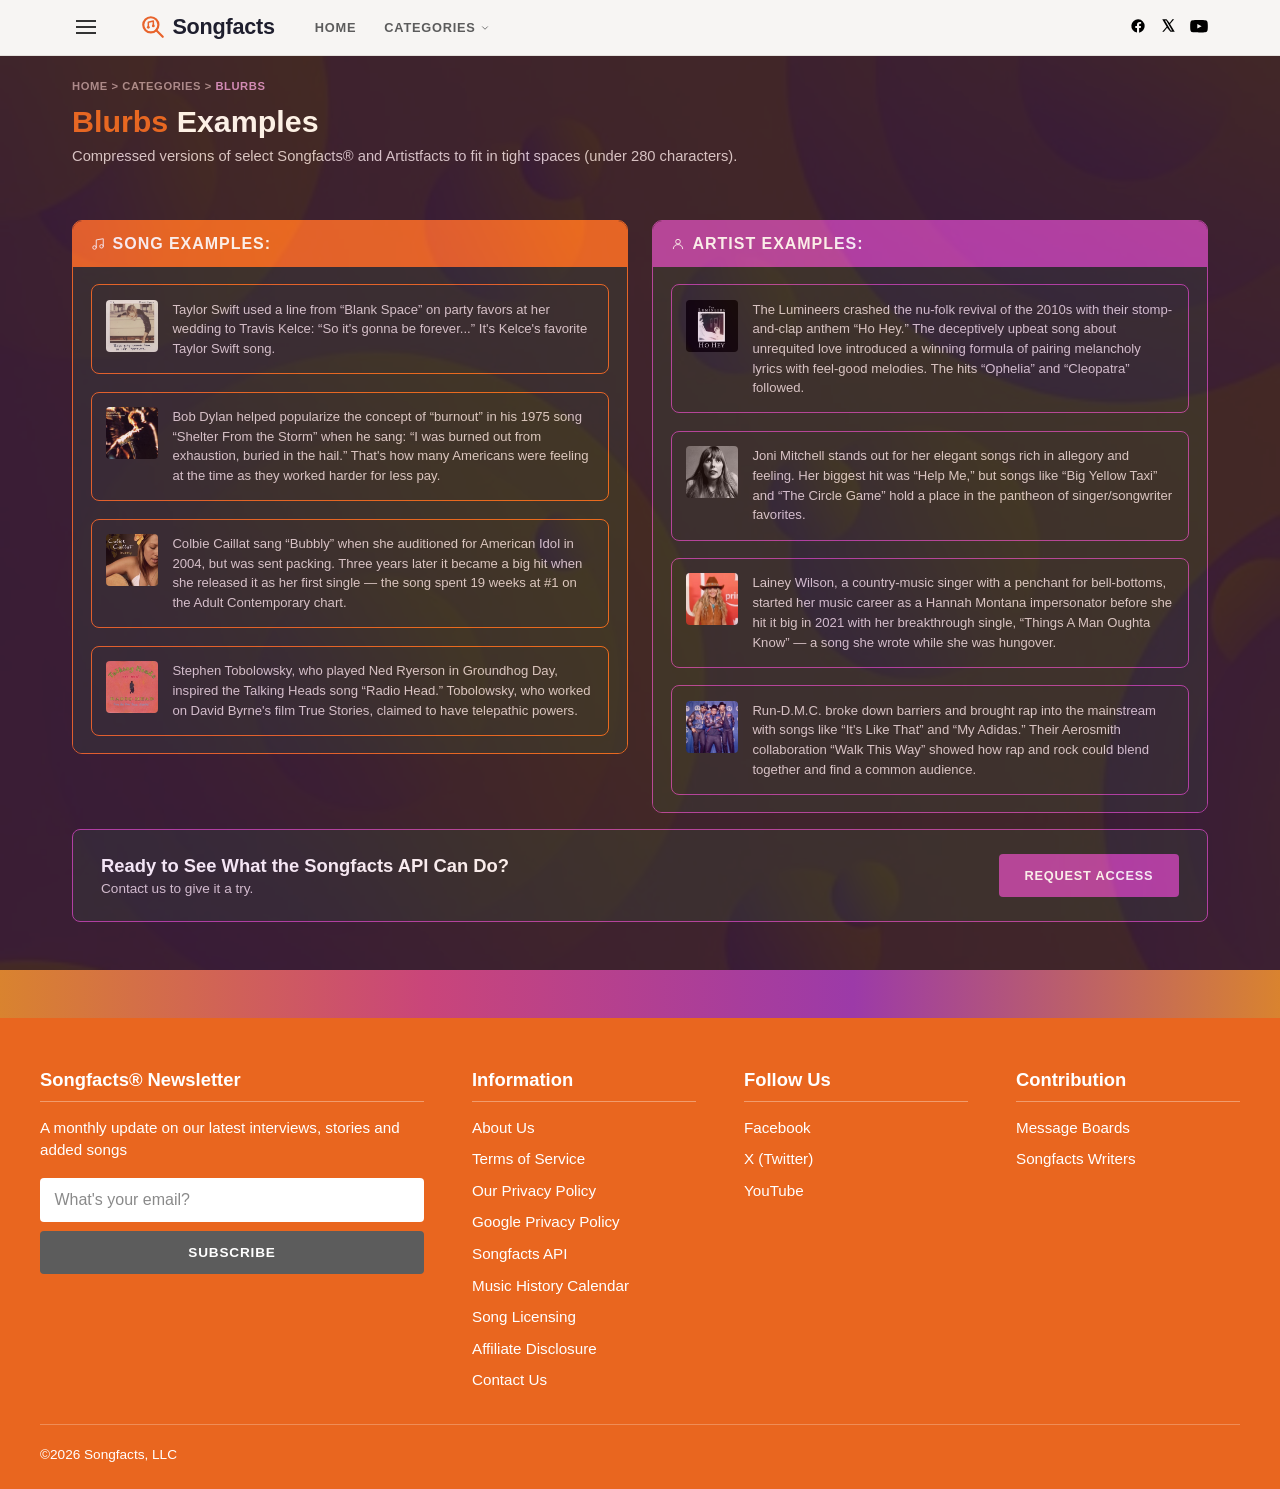
<file: blurbs-examples.html>
<!DOCTYPE html>
<html lang="en">
<head>
  <meta charset="UTF-8">
  <meta name="viewport" content="width=device-width, initial-scale=1">
  <title>Blurbs Examples &#8212; Songfacts API</title>
  <meta name="description" content="Sample Songfacts API blurbs: short, ready-to-publish summaries about songs and artists, sized for cards, tooltips, and now-playing screens.">
  <meta property="og:type" content="website">
  <meta property="og:site_name" content="Songfacts API">
  <meta property="og:locale" content="en_US">
  <meta property="og:url" content="https://api-draft.songfacts.com/blurbs-examples">
  <meta property="og:title" content="Blurbs Examples &#8212; Songfacts API">
  <meta property="og:description" content="Sample Songfacts API blurbs: short, ready-to-publish summaries about songs and artists, sized for cards, tooltips, and now-playing screens.">
  <meta property="og:image" content="https://api-draft.songfacts.com/img/seo_featured.jpg">
  <meta property="og:image:width" content="1168">
  <meta property="og:image:height" content="784">
  <meta property="og:image:alt" content="Songfacts API - Invigorate your app with the stories behind the songs. Human-written Songfacts and Artistfacts.">
  <meta name="twitter:card" content="summary_large_image">
  <meta name="twitter:title" content="Blurbs Examples &#8212; Songfacts API">
  <meta name="twitter:description" content="Sample Songfacts API blurbs: short, ready-to-publish summaries about songs and artists, sized for cards, tooltips, and now-playing screens.">
  <meta name="twitter:image" content="https://api-draft.songfacts.com/img/seo_featured.jpg">
  <meta name="twitter:image:alt" content="Songfacts API - Invigorate your app with the stories behind the songs. Human-written Songfacts and Artistfacts.">
  <script type="application/ld+json">
  {
    "@context": "https://schema.org",
    "@type": "BreadcrumbList",
    "itemListElement": [
      {
        "@type": "ListItem",
        "position": 1,
        "name": "Home",
        "item": "https://api-draft.songfacts.com/"
      },
      {
        "@type": "ListItem",
        "position": 2,
        "name": "Categories",
        "item": "https://api-draft.songfacts.com/categories-examples"
      },
      {
        "@type": "ListItem",
        "position": 3,
        "name": "Blurbs",
        "item": "https://api-draft.songfacts.com/blurbs-examples"
      }
    ]
  }
  </script>
  <link rel="stylesheet" href="style.css?v=3">
</head>
<body>

  <header class="site-header">
    <div class="header-inner">
      <button class="menu-toggle" aria-label="Open menu">
        <span></span><span></span><span></span>
      </button>

      <a class="logo" href="index.html">
        <svg viewBox="0 0 24 24" width="26" height="26" aria-hidden="true">
          <circle cx="10" cy="10" r="7" fill="none" stroke="#e8632b" stroke-width="2"/>
          <line x1="15" y1="15" x2="21" y2="21" stroke="#e8632b" stroke-width="2" stroke-linecap="round"/>
          <path d="M7.7 12.3V7.6L12.3 6.5V11" fill="none" stroke="#e8632b" stroke-width="1.4" stroke-linecap="round" stroke-linejoin="round"/>
          <circle cx="7.7" cy="12.3" r="1.3" fill="#e8632b"/>
          <circle cx="12.3" cy="11" r="1.3" fill="#e8632b"/>
        </svg>
        <span class="logo-word">Songfacts</span>
      </a>

      <nav class="main-nav" aria-label="Primary">
        <a href="index.html">Home</a>
        <div class="nav-item">
          <a href="categories-examples.html">
            Categories
            <svg class="chevron-down" viewBox="0 0 24 24" width="10" height="10" aria-hidden="true"><path d="M6 9l6 6 6-6" stroke="currentColor" stroke-width="2" fill="none" stroke-linecap="round" stroke-linejoin="round"/></svg>
          </a>
          <div class="nav-dropdown">
            <a href="songfacts-examples.html">SongFacts Examples</a>
            <a href="artistfacts-examples.html">Artistfacts Examples</a>
            <a href="categories-examples.html">Categories Examples</a>
            <a href="music-history-calendar-examples.html">Music History Calendar</a>
            <a href="blurbs-examples.html">Blurbs Examples</a>
            <a href="quotes-examples.html">Quotes Examples</a>
            <a href="trivia-examples.html">Trivia Examples</a>
          </div>
        </div>
      </nav>

      <div class="social-links">
        <a href="#" aria-label="Facebook">
          <svg viewBox="0 0 24 24" width="16" height="16"><path d="M22 12a10 10 0 1 0-11.5 9.87v-6.99H7.9v-2.88h2.6V9.85c0-2.57 1.53-3.99 3.87-3.99 1.12 0 2.3.2 2.3.2v2.53h-1.3c-1.28 0-1.68.8-1.68 1.62v1.95h2.86l-.46 2.88h-2.4v6.99A10 10 0 0 0 22 12z"/></svg>
        </a>
        <a href="#" aria-label="X (Twitter)">
          <svg viewBox="0 0 24 24" width="15" height="15"><path d="M18.24 2H21l-6.52 7.46L22 22h-6.9l-5.4-6.6L4.6 22H2l7-8.01L2 2h6.9l4.9 6.02L18.24 2Zm-2.42 18h1.9L8.27 4H6.3l9.52 16Z"/></svg>
        </a>
        <a href="#" aria-label="YouTube">
          <svg viewBox="0 0 24 24" width="18" height="18"><path d="M23.5 6.2s-.23-1.64-.94-2.36c-.9-.94-1.9-.94-2.36-1C16.9 2.5 12 2.5 12 2.5h-.01s-4.9 0-8.19.34c-.46.06-1.46.06-2.36 1C.73 4.56.5 6.2.5 6.2S.25 8.13.25 10.06v1.87c0 1.93.25 3.86.25 3.86s.23 1.64.94 2.36c.9.94 2.08.9 2.6 1C5.9 19.5 12 19.5 12 19.5s4.9 0 8.19-.34c.46-.06 1.46-.06 2.36-1 .71-.72.94-2.36.94-2.36s.25-1.93.25-3.86v-1.87c0-1.93-.25-3.86-.25-3.86ZM9.75 14.02V7.98L15.5 11l-5.75 3.02Z"/></svg>
        </a>
      </div>
    </div>
    <nav class="tab-nav" aria-label="Sections">
      <a href="index.html">Overview</a>
      <a href="songfacts-examples.html">Songfacts&reg;</a>
      <a href="artistfacts-examples.html">Artistfacts</a>
      <a href="categories-examples.html">Categories</a>
      <a href="music-history-calendar-examples.html">Calendar</a>
      <a href="blurbs-examples.html" class="is-active" aria-current="page">Blurbs</a>
      <a href="quotes-examples.html">Quotes</a>
      <a href="trivia-examples.html">Trivia</a>
    </nav>
  </header>

  <main class="dark-panel">
    <div class="decor-bg" aria-hidden="true"></div>

    <nav class="breadcrumb" aria-label="Breadcrumb">
      <a href="index.html">Home</a> &gt; <span>Categories</span> &gt; <span class="current">Blurbs</span>
    </nav>

    <div class="page-header">
      <h1><span class="accent">Blurbs</span> Examples</h1>
      <p>Compressed versions of select Songfacts&reg; and Artistfacts to fit in tight spaces (under 280 characters).</p>
    </div>

    <div class="page-content">
      <div class="blurbs-grid">

        <div class="blurbs-col">
          <div class="blurbs-col-header bar-orange">
            <svg viewBox="0 0 24 24" width="14" height="14"><path d="M9 18V5l12-2v13" stroke="#fff" stroke-width="1.6" fill="none" stroke-linecap="round" stroke-linejoin="round"/><circle cx="6" cy="18" r="3" stroke="#fff" stroke-width="1.6" fill="none"/><circle cx="18" cy="16" r="3" stroke="#fff" stroke-width="1.6" fill="none"/></svg>
            Song Examples:
          </div>
          <ul class="blurb-list">
            <li class="blurb-item">
              <img class="blurb-thumb" src="img/bf_song_1.jpg" alt="&ldquo;Blank Space&rdquo; by Taylor Swift">
              <span class="blurb-text">
                Taylor Swift used a line from &ldquo;Blank Space&rdquo; on party favors at her wedding to Travis
                Kelce: &ldquo;So it's gonna be forever...&rdquo; It's Kelce's favorite Taylor Swift song.
              </span>
            </li>
            <li class="blurb-item">
              <img class="blurb-thumb" src="img/bf_song_2.jpg" alt="&ldquo;Shelter From the Storm&rdquo; by Bob Dylan">
              <span class="blurb-text">
                Bob Dylan helped popularize the concept of &ldquo;burnout&rdquo; in his 1975 song &ldquo;Shelter
                From the Storm&rdquo; when he sang: &ldquo;I was burned out from exhaustion, buried in the hail.&rdquo;
                That's how many Americans were feeling at the time as they worked harder for less pay.
              </span>
            </li>
            <li class="blurb-item">
              <img class="blurb-thumb" src="img/bf_song_3.jpg" alt="&ldquo;Bubbly&rdquo; by Colbie Caillat">
              <span class="blurb-text">
                Colbie Caillat sang &ldquo;Bubbly&rdquo; when she auditioned for American Idol in 2004, but was sent
                packing. Three years later it became a big hit when she released it as her first single &mdash;
                the song spent 19 weeks at #1 on the Adult Contemporary chart.
              </span>
            </li>
            <li class="blurb-item">
              <img class="blurb-thumb" src="img/bf_song_4.jpg" alt="&ldquo;Radio Head&rdquo; by Talking Heads">
              <span class="blurb-text">
                Stephen Tobolowsky, who played Ned Ryerson in Groundhog Day, inspired the Talking Heads song
                &ldquo;Radio Head.&rdquo; Tobolowsky, who worked on David Byrne's film True Stories, claimed to
                have telepathic powers.
              </span>
            </li>
          </ul>
        </div>

        <div class="blurbs-col">
          <div class="blurbs-col-header bar-purple">
            <svg viewBox="0 0 24 24" width="14" height="14"><circle cx="12" cy="8" r="4" stroke="#fff" stroke-width="1.6" fill="none"/><path d="M4 20c0-4.4 3.6-7 8-7s8 2.6 8 7" stroke="#fff" stroke-width="1.6" fill="none" stroke-linecap="round"/></svg>
            Artist Examples:
          </div>
          <ul class="blurb-list">
            <li class="blurb-item">
              <img class="blurb-thumb" src="img/bf_artist_1.jpg" alt="The Lumineers">
              <span class="blurb-text">
                The Lumineers crashed the nu-folk revival of the 2010s with their stomp-and-clap anthem
                &ldquo;Ho Hey.&rdquo; The deceptively upbeat song about unrequited love introduced a winning
                formula of pairing melancholy lyrics with feel-good melodies. The hits &ldquo;Ophelia&rdquo; and
                &ldquo;Cleopatra&rdquo; followed.
              </span>
            </li>
            <li class="blurb-item">
              <img class="blurb-thumb" src="img/bf_artist_2.jpg" alt="Joni Mitchell">
              <span class="blurb-text">
                Joni Mitchell stands out for her elegant songs rich in allegory and feeling. Her biggest hit was
                &ldquo;Help Me,&rdquo; but songs like &ldquo;Big Yellow Taxi&rdquo; and &ldquo;The Circle
                Game&rdquo; hold a place in the pantheon of singer/songwriter favorites.
              </span>
            </li>
            <li class="blurb-item">
              <img class="blurb-thumb" src="img/bf_artist_3.jpg" alt="Lainey Wilson">
              <span class="blurb-text">
                Lainey Wilson, a country-music singer with a penchant for bell-bottoms, started her music career
                as a Hannah Montana impersonator before she hit it big in 2021 with her breakthrough single,
                &ldquo;Things A Man Oughta Know&rdquo; &mdash; a song she wrote while she was hungover.
              </span>
            </li>
            <li class="blurb-item">
              <img class="blurb-thumb" src="img/bf_artist_4.jpg" alt="Run-D.M.C.">
              <span class="blurb-text">
                Run-D.M.C. broke down barriers and brought rap into the mainstream with songs like &ldquo;It's Like
                That&rdquo; and &ldquo;My Adidas.&rdquo; Their Aerosmith collaboration &ldquo;Walk This Way&rdquo;
                showed how rap and rock could blend together and find a common audience.
              </span>
            </li>
          </ul>
        </div>

      </div>

      <div class="cta-bar">
        <div>
          <h2>Ready to See What the Songfacts API Can Do?</h2>
          <p>Contact us to give it a try.</p>
        </div>
        <a class="btn" href="index.html#api-form">Request Access</a>
      </div>
    </div>
  </main>

  <div class="gradient-bar" aria-hidden="true"></div>

  <footer class="site-footer">
    <div class="footer-inner">

      <section class="footer-newsletter">
        <h2 class="footer-heading">Songfacts&reg; Newsletter</h2>
        <p class="footer-newsletter-copy">A monthly update on our latest interviews, stories and added songs</p>
        <!-- AWeber hosted-form submission (stakeholder-supplied). Native cross-origin
             POST straight to AWeber — no Worker/relay needed; see CLAUDE.md notes. -->
        <form class="newsletter-form" method="post" role="form" accept-charset="UTF-8" action="https://www.aweber.com/scripts/addlead.pl">
          <div hidden>
            <input type="hidden" name="meta_web_form_id" value="515551960">
            <input type="hidden" name="meta_split_id" value="">
            <input type="hidden" name="listname" value="songfacts">
            <input type="hidden" name="redirect" value="https://www.songfacts.com/notify/newsletter-success" id="redirect_f0c15ad2487b51b769eee6f6feb4536c">
            <input type="hidden" name="meta_adtracking" value="songfacts_2020">
            <input type="hidden" name="meta_message" value="1001">
            <input type="hidden" name="meta_required" value="email">
            <input type="hidden" name="meta_tooltip" value="">
          </div>
          <label for="newsletter-email" class="sr-only">What's your email?</label>
          <input class="newsletter-input" name="email" id="newsletter-email" autocorrect="off" autocapitalize="off" autocomplete="email" placeholder="What's your email?" type="email" required>
          <button class="newsletter-button" type="submit" id="newsletter-button">Subscribe</button>
        </form>
      </section>

      <nav class="footer-col" aria-labelledby="footer-info-heading">
        <h2 class="footer-heading" id="footer-info-heading">Information</h2>
        <ul class="footer-links">
          <li><a href="https://www.songfacts.com/blog/pages/about-us" target="_blank" rel="noopener">About Us</a></li>
          <li><a href="https://www.songfacts.com/blog/pages/terms-of-service" target="_blank" rel="noopener">Terms of Service</a></li>
          <li><a href="https://www.songfacts.com/blog/pages/songfacts-privacy-policy-and-legal-notice" target="_blank" rel="noopener">Our Privacy Policy</a></li>
          <li><a href="https://policies.google.com/privacy" target="_blank" rel="noopener">Google Privacy Policy</a></li>
          <li><a href="https://www.songfacts.com/blog/pages/songfacts-api" target="_blank" rel="noopener">Songfacts API</a></li>
          <li><a href="https://calendar.songfacts.com/" target="_blank" rel="noopener">Music History Calendar</a></li>
          <li><a href="https://www.songfacts.com/blog/pages/song-licensing" target="_blank" rel="noopener">Song Licensing</a></li>
          <li><a href="https://www.songfacts.com/blog/pages/affiliate-disclosure" target="_blank" rel="noopener">Affiliate Disclosure</a></li>
          <li><a href="mailto:feedback@songfacts.com">Contact Us</a></li>
        </ul>
      </nav>

      <nav class="footer-col" aria-labelledby="footer-follow-heading">
        <h2 class="footer-heading" id="footer-follow-heading">Follow Us</h2>
        <ul class="footer-links">
          <li><a href="https://www.facebook.com/songfacts" target="_blank" rel="noopener">Facebook</a></li>
          <li><a href="https://twitter.com/songfacts" target="_blank" rel="noopener">X (Twitter)</a></li>
          <li><a href="https://www.youtube.com/user/songfactsdotcom" target="_blank" rel="noopener">YouTube</a></li>
        </ul>
      </nav>

      <nav class="footer-col" aria-labelledby="footer-contribute-heading">
        <h2 class="footer-heading" id="footer-contribute-heading">Contribution</h2>
        <ul class="footer-links">
          <li><a href="https://forum.songfacts.com/" target="_blank" rel="noopener">Message Boards</a></li>
          <li><a href="https://www.songfacts.com/blog/pages/songfacts-writers" target="_blank" rel="noopener">Songfacts Writers</a></li>
        </ul>
      </nav>

    </div>
    <p class="footer-copyright">&copy;2026 Songfacts, LLC</p>
  </footer>

  <script>
    // Center the active section tab in the mobile tab strip on load.
    (function () {
      var t = document.querySelector('.tab-nav a.is-active');
      if (t && t.scrollIntoView) t.scrollIntoView({ inline: 'center', block: 'nearest' });
    })();
  </script>
</body>
</html>
</file>
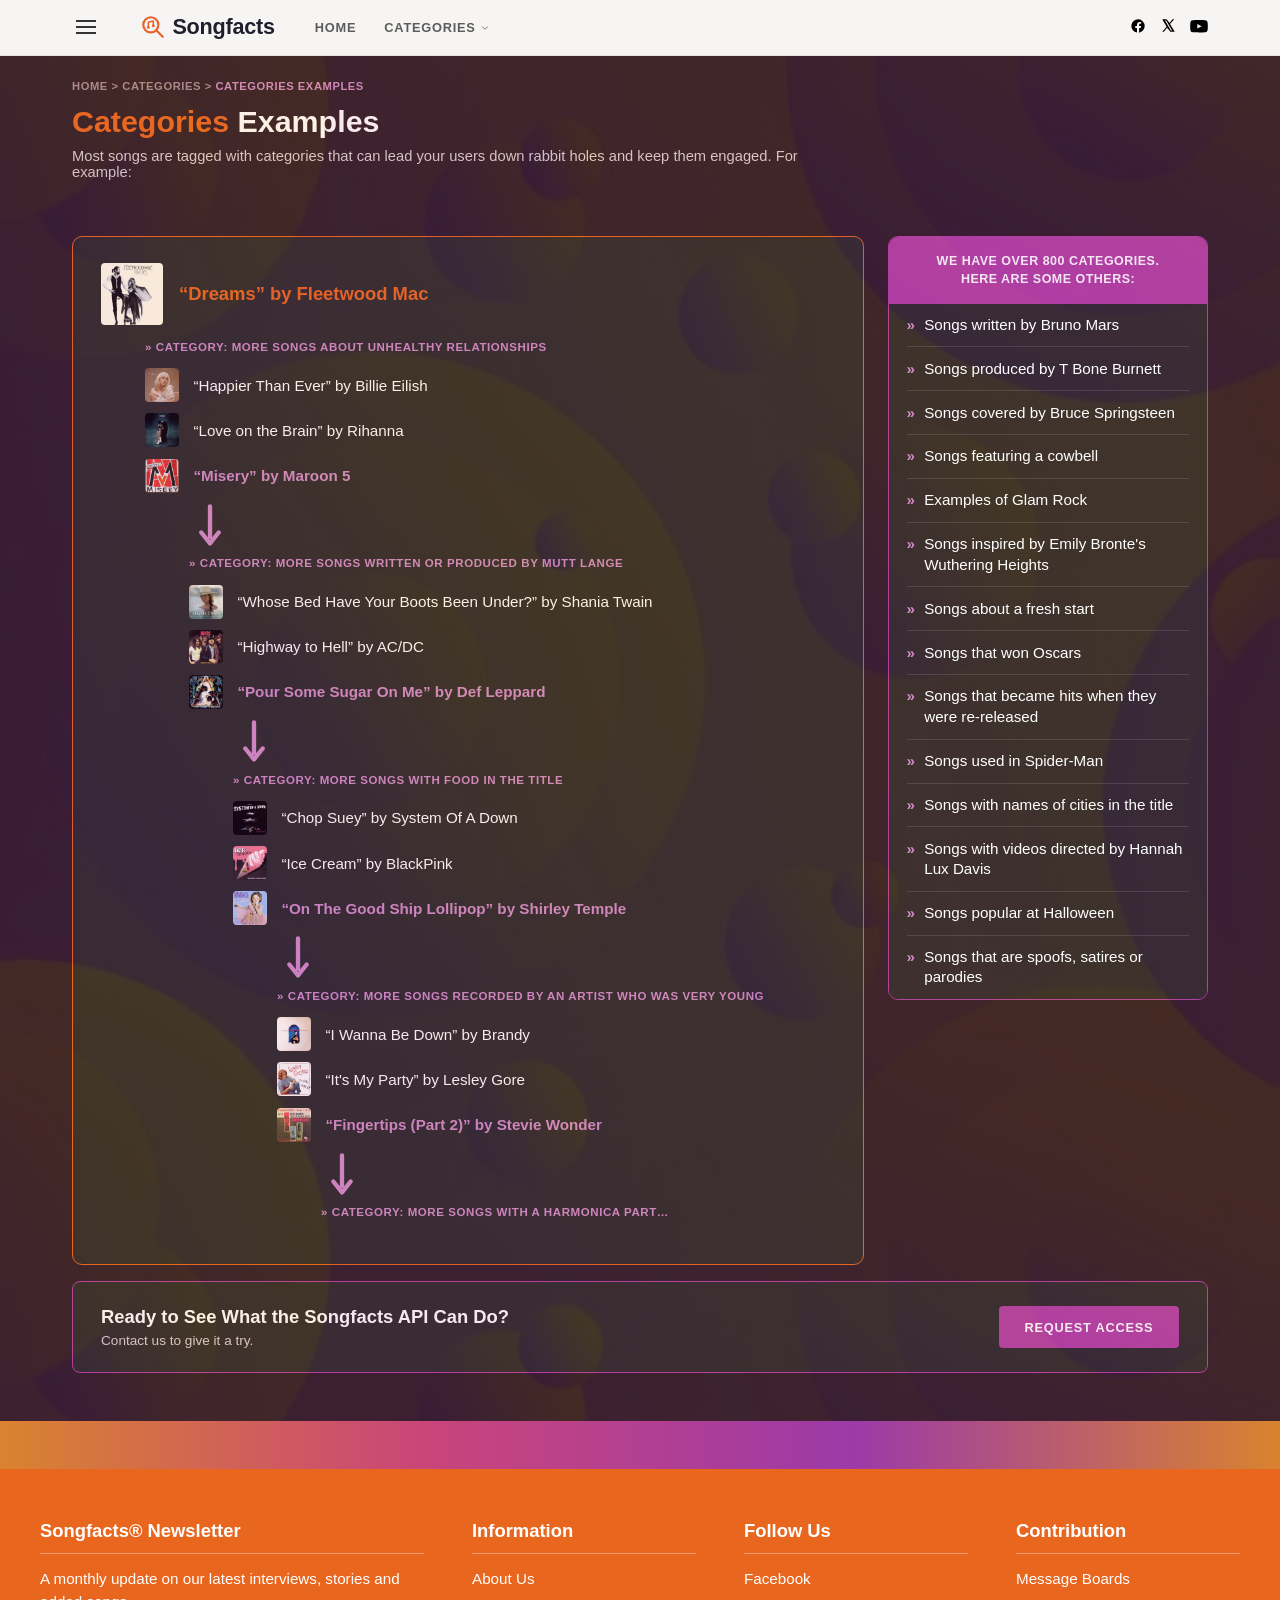
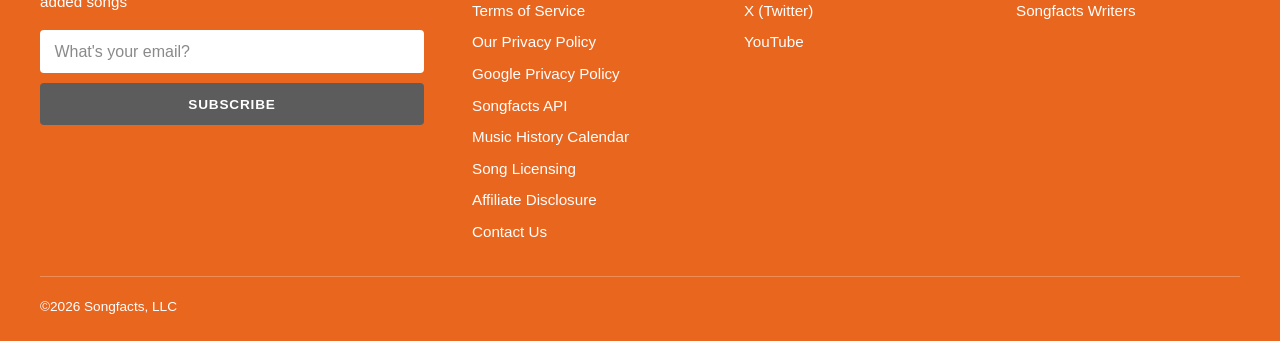
<file: categories-examples.html>
<!DOCTYPE html>
<html lang="en">
<head>
  <meta charset="UTF-8">
  <meta name="viewport" content="width=device-width, initial-scale=1">
  <title>Categories Examples &#8212; Songfacts API</title>
  <meta name="description" content="Explore how Songfacts API categories link songs by theme, letting your users follow one idea from track to track through a connected music rabbit hole.">
  <meta property="og:type" content="website">
  <meta property="og:site_name" content="Songfacts API">
  <meta property="og:locale" content="en_US">
  <meta property="og:url" content="https://api-draft.songfacts.com/categories-examples">
  <meta property="og:title" content="Categories Examples &#8212; Songfacts API">
  <meta property="og:description" content="Explore how Songfacts API categories link songs by theme, letting your users follow one idea from track to track through a connected music rabbit hole.">
  <meta property="og:image" content="https://api-draft.songfacts.com/img/seo_featured.jpg">
  <meta property="og:image:width" content="1168">
  <meta property="og:image:height" content="784">
  <meta property="og:image:alt" content="Songfacts API - Invigorate your app with the stories behind the songs. Human-written Songfacts and Artistfacts.">
  <meta name="twitter:card" content="summary_large_image">
  <meta name="twitter:title" content="Categories Examples &#8212; Songfacts API">
  <meta name="twitter:description" content="Explore how Songfacts API categories link songs by theme, letting your users follow one idea from track to track through a connected music rabbit hole.">
  <meta name="twitter:image" content="https://api-draft.songfacts.com/img/seo_featured.jpg">
  <meta name="twitter:image:alt" content="Songfacts API - Invigorate your app with the stories behind the songs. Human-written Songfacts and Artistfacts.">
  <script type="application/ld+json">
  {
    "@context": "https://schema.org",
    "@type": "BreadcrumbList",
    "itemListElement": [
      {
        "@type": "ListItem",
        "position": 1,
        "name": "Home",
        "item": "https://api-draft.songfacts.com/"
      },
      {
        "@type": "ListItem",
        "position": 2,
        "name": "Categories Examples",
        "item": "https://api-draft.songfacts.com/categories-examples"
      }
    ]
  }
  </script>
  <link rel="stylesheet" href="style.css?v=3">
</head>
<body>

  <header class="site-header">
    <div class="header-inner">
      <button class="menu-toggle" aria-label="Open menu">
        <span></span><span></span><span></span>
      </button>

      <a class="logo" href="index.html">
        <svg viewBox="0 0 24 24" width="26" height="26" aria-hidden="true">
          <circle cx="10" cy="10" r="7" fill="none" stroke="#e8632b" stroke-width="2"/>
          <line x1="15" y1="15" x2="21" y2="21" stroke="#e8632b" stroke-width="2" stroke-linecap="round"/>
          <path d="M7.7 12.3V7.6L12.3 6.5V11" fill="none" stroke="#e8632b" stroke-width="1.4" stroke-linecap="round" stroke-linejoin="round"/>
          <circle cx="7.7" cy="12.3" r="1.3" fill="#e8632b"/>
          <circle cx="12.3" cy="11" r="1.3" fill="#e8632b"/>
        </svg>
        <span class="logo-word">Songfacts</span>
      </a>

      <nav class="main-nav" aria-label="Primary">
        <a href="index.html">Home</a>
        <div class="nav-item">
          <a href="categories-examples.html">
            Categories
            <svg class="chevron-down" viewBox="0 0 24 24" width="10" height="10" aria-hidden="true"><path d="M6 9l6 6 6-6" stroke="currentColor" stroke-width="2" fill="none" stroke-linecap="round" stroke-linejoin="round"/></svg>
          </a>
          <div class="nav-dropdown">
            <a href="songfacts-examples.html">SongFacts Examples</a>
            <a href="artistfacts-examples.html">Artistfacts Examples</a>
            <a href="categories-examples.html">Categories Examples</a>
            <a href="music-history-calendar-examples.html">Music History Calendar</a>
            <a href="blurbs-examples.html">Blurbs Examples</a>
            <a href="quotes-examples.html">Quotes Examples</a>
            <a href="trivia-examples.html">Trivia Examples</a>
          </div>
        </div>
      </nav>

      <div class="social-links">
        <a href="#" aria-label="Facebook">
          <svg viewBox="0 0 24 24" width="16" height="16"><path d="M22 12a10 10 0 1 0-11.5 9.87v-6.99H7.9v-2.88h2.6V9.85c0-2.57 1.53-3.99 3.87-3.99 1.12 0 2.3.2 2.3.2v2.53h-1.3c-1.28 0-1.68.8-1.68 1.62v1.95h2.86l-.46 2.88h-2.4v6.99A10 10 0 0 0 22 12z"/></svg>
        </a>
        <a href="#" aria-label="X (Twitter)">
          <svg viewBox="0 0 24 24" width="15" height="15"><path d="M18.24 2H21l-6.52 7.46L22 22h-6.9l-5.4-6.6L4.6 22H2l7-8.01L2 2h6.9l4.9 6.02L18.24 2Zm-2.42 18h1.9L8.27 4H6.3l9.52 16Z"/></svg>
        </a>
        <a href="#" aria-label="YouTube">
          <svg viewBox="0 0 24 24" width="18" height="18"><path d="M23.5 6.2s-.23-1.64-.94-2.36c-.9-.94-1.9-.94-2.36-1C16.9 2.5 12 2.5 12 2.5h-.01s-4.9 0-8.19.34c-.46.06-1.46.06-2.36 1C.73 4.56.5 6.2.5 6.2S.25 8.13.25 10.06v1.87c0 1.93.25 3.86.25 3.86s.23 1.64.94 2.36c.9.94 2.08.9 2.6 1C5.9 19.5 12 19.5 12 19.5s4.9 0 8.19-.34c.46-.06 1.46-.06 2.36-1 .71-.72.94-2.36.94-2.36s.25-1.93.25-3.86v-1.87c0-1.93-.25-3.86-.25-3.86ZM9.75 14.02V7.98L15.5 11l-5.75 3.02Z"/></svg>
        </a>
      </div>
    </div>
    <nav class="tab-nav" aria-label="Sections">
      <a href="index.html">Overview</a>
      <a href="songfacts-examples.html">Songfacts&reg;</a>
      <a href="artistfacts-examples.html">Artistfacts</a>
      <a href="categories-examples.html" class="is-active" aria-current="page">Categories</a>
      <a href="music-history-calendar-examples.html">Calendar</a>
      <a href="blurbs-examples.html">Blurbs</a>
      <a href="quotes-examples.html">Quotes</a>
      <a href="trivia-examples.html">Trivia</a>
    </nav>
  </header>

  <main class="dark-panel">
    <div class="decor-bg" aria-hidden="true"></div>

    <nav class="breadcrumb" aria-label="Breadcrumb">
      <a href="index.html">Home</a> &gt; <span>Categories</span> &gt; <span class="current">Categories Examples</span>
    </nav>

    <div class="page-header">
      <h1><span class="accent">Categories</span> Examples</h1>
      <p>
        Most songs are tagged with categories that can lead your users down rabbit holes and keep them engaged.
        For example:
      </p>
    </div>

    <div class="page-content">
      <div class="categories-layout">

        <article class="category-chain">
          <div class="chain-head">
            <img class="thumb-md" src="img/cf_1.jpg" alt="">
            <span class="chain-song">&ldquo;Dreams&rdquo; by Fleetwood Mac</span>
          </div>

          <div class="chain-level">
            <span class="chain-cat">&raquo; Category: More songs about unhealthy relationships</span>
            <ul class="chain-list">
              <li><img class="thumb-sm" src="img/cf_1_1.jpg" alt=""><span>&ldquo;Happier Than Ever&rdquo; by Billie Eilish</span></li>
              <li><img class="thumb-sm" src="img/cf_1_2.jpg" alt=""><span>&ldquo;Love on the Brain&rdquo; by Rihanna</span></li>
              <li class="is-followed"><img class="thumb-sm" src="img/cf_1_3.png" alt=""><span>&ldquo;Misery&rdquo; by Maroon 5</span></li>
            </ul>
            <span class="chain-arrow" aria-hidden="true">
              <svg viewBox="0 0 24 40" width="26" height="44"><path d="M12 2v28M4 26l8 10 8-10" stroke="currentColor" stroke-width="4" fill="none" stroke-linecap="round" stroke-linejoin="round"/></svg>
            </span>

            <div class="chain-level">
              <span class="chain-cat">&raquo; Category: More songs written or produced by Mutt Lange</span>
              <ul class="chain-list">
                <li><img class="thumb-sm" src="img/cf_2_1.jpg" alt=""><span>&ldquo;Whose Bed Have Your Boots Been Under?&rdquo; by Shania Twain</span></li>
                <li><img class="thumb-sm" src="img/cf_2_2.jpg" alt=""><span>&ldquo;Highway to Hell&rdquo; by AC/DC</span></li>
                <li class="is-followed"><img class="thumb-sm" src="img/cf_2_3.jpg" alt=""><span>&ldquo;Pour Some Sugar On Me&rdquo; by Def Leppard</span></li>
              </ul>
              <span class="chain-arrow" aria-hidden="true">
                <svg viewBox="0 0 24 40" width="26" height="44"><path d="M12 2v28M4 26l8 10 8-10" stroke="currentColor" stroke-width="4" fill="none" stroke-linecap="round" stroke-linejoin="round"/></svg>
              </span>

              <div class="chain-level">
                <span class="chain-cat">&raquo; Category: More songs with food in the title</span>
                <ul class="chain-list">
                  <li><img class="thumb-sm" src="img/cf_3_1.jpg" alt=""><span>&ldquo;Chop Suey&rdquo; by System Of A Down</span></li>
                  <li><img class="thumb-sm" src="img/cf_3_2.jpg" alt=""><span>&ldquo;Ice Cream&rdquo; by BlackPink</span></li>
                  <li class="is-followed"><img class="thumb-sm" src="img/cf_3_3.jpg" alt=""><span>&ldquo;On The Good Ship Lollipop&rdquo; by Shirley Temple</span></li>
                </ul>
                <span class="chain-arrow" aria-hidden="true">
                  <svg viewBox="0 0 24 40" width="26" height="44"><path d="M12 2v28M4 26l8 10 8-10" stroke="currentColor" stroke-width="4" fill="none" stroke-linecap="round" stroke-linejoin="round"/></svg>
                </span>

                <div class="chain-level">
                  <span class="chain-cat">&raquo; Category: More songs recorded by an artist who was very young</span>
                  <ul class="chain-list">
                    <li><img class="thumb-sm" src="img/cf_4_1.jpg" alt=""><span>&ldquo;I Wanna Be Down&rdquo; by Brandy</span></li>
                    <li><img class="thumb-sm" src="img/cf_4_2.jpg" alt=""><span>&ldquo;It's My Party&rdquo; by Lesley Gore</span></li>
                    <li class="is-followed"><img class="thumb-sm" src="img/cf_4_3.jpg" alt=""><span>&ldquo;Fingertips (Part 2)&rdquo; by Stevie Wonder</span></li>
                  </ul>
                  <span class="chain-arrow" aria-hidden="true">
                    <svg viewBox="0 0 24 40" width="26" height="44"><path d="M12 2v28M4 26l8 10 8-10" stroke="currentColor" stroke-width="4" fill="none" stroke-linecap="round" stroke-linejoin="round"/></svg>
                  </span>

                  <div class="chain-level chain-level-end">
                    <span class="chain-cat">&raquo; Category: More songs with a harmonica part&hellip;</span>
                  </div>
                </div>
              </div>
            </div>
          </div>
        </article>

        <aside class="other-categories">
          <div class="other-categories-header">
            We have over 800 categories.<br>Here are some others:
          </div>
          <ul>
            <li>Songs written by Bruno Mars</li>
            <li>Songs produced by T Bone Burnett</li>
            <li>Songs covered by Bruce Springsteen</li>
            <li>Songs featuring a cowbell</li>
            <li>Examples of Glam Rock</li>
            <li>Songs inspired by Emily Bronte's Wuthering Heights</li>
            <li>Songs about a fresh start</li>
            <li>Songs that won Oscars</li>
            <li>Songs that became hits when they were re-released</li>
            <li>Songs used in Spider-Man</li>
            <li>Songs with names of cities in the title</li>
            <li>Songs with videos directed by Hannah Lux Davis</li>
            <li>Songs popular at Halloween</li>
            <li>Songs that are spoofs, satires or parodies</li>
          </ul>
        </aside>

      </div>

      <div class="cta-bar">
        <div>
          <h2>Ready to See What the Songfacts API Can Do?</h2>
          <p>Contact us to give it a try.</p>
        </div>
        <a class="btn" href="index.html#api-form">Request Access</a>
      </div>
    </div>
  </main>

  <div class="gradient-bar" aria-hidden="true"></div>

  <footer class="site-footer">
    <div class="footer-inner">

      <section class="footer-newsletter">
        <h2 class="footer-heading">Songfacts&reg; Newsletter</h2>
        <p class="footer-newsletter-copy">A monthly update on our latest interviews, stories and added songs</p>
        <!-- AWeber hosted-form submission (stakeholder-supplied). Native cross-origin
             POST straight to AWeber — no Worker/relay needed; see CLAUDE.md notes. -->
        <form class="newsletter-form" method="post" role="form" accept-charset="UTF-8" action="https://www.aweber.com/scripts/addlead.pl">
          <div hidden>
            <input type="hidden" name="meta_web_form_id" value="515551960">
            <input type="hidden" name="meta_split_id" value="">
            <input type="hidden" name="listname" value="songfacts">
            <input type="hidden" name="redirect" value="https://www.songfacts.com/notify/newsletter-success" id="redirect_f0c15ad2487b51b769eee6f6feb4536c">
            <input type="hidden" name="meta_adtracking" value="songfacts_2020">
            <input type="hidden" name="meta_message" value="1001">
            <input type="hidden" name="meta_required" value="email">
            <input type="hidden" name="meta_tooltip" value="">
          </div>
          <label for="newsletter-email" class="sr-only">What's your email?</label>
          <input class="newsletter-input" name="email" id="newsletter-email" autocorrect="off" autocapitalize="off" autocomplete="email" placeholder="What's your email?" type="email" required>
          <button class="newsletter-button" type="submit" id="newsletter-button">Subscribe</button>
        </form>
      </section>

      <nav class="footer-col" aria-labelledby="footer-info-heading">
        <h2 class="footer-heading" id="footer-info-heading">Information</h2>
        <ul class="footer-links">
          <li><a href="https://www.songfacts.com/blog/pages/about-us" target="_blank" rel="noopener">About Us</a></li>
          <li><a href="https://www.songfacts.com/blog/pages/terms-of-service" target="_blank" rel="noopener">Terms of Service</a></li>
          <li><a href="https://www.songfacts.com/blog/pages/songfacts-privacy-policy-and-legal-notice" target="_blank" rel="noopener">Our Privacy Policy</a></li>
          <li><a href="https://policies.google.com/privacy" target="_blank" rel="noopener">Google Privacy Policy</a></li>
          <li><a href="https://www.songfacts.com/blog/pages/songfacts-api" target="_blank" rel="noopener">Songfacts API</a></li>
          <li><a href="https://calendar.songfacts.com/" target="_blank" rel="noopener">Music History Calendar</a></li>
          <li><a href="https://www.songfacts.com/blog/pages/song-licensing" target="_blank" rel="noopener">Song Licensing</a></li>
          <li><a href="https://www.songfacts.com/blog/pages/affiliate-disclosure" target="_blank" rel="noopener">Affiliate Disclosure</a></li>
          <li><a href="mailto:feedback@songfacts.com">Contact Us</a></li>
        </ul>
      </nav>

      <nav class="footer-col" aria-labelledby="footer-follow-heading">
        <h2 class="footer-heading" id="footer-follow-heading">Follow Us</h2>
        <ul class="footer-links">
          <li><a href="https://www.facebook.com/songfacts" target="_blank" rel="noopener">Facebook</a></li>
          <li><a href="https://twitter.com/songfacts" target="_blank" rel="noopener">X (Twitter)</a></li>
          <li><a href="https://www.youtube.com/user/songfactsdotcom" target="_blank" rel="noopener">YouTube</a></li>
        </ul>
      </nav>

      <nav class="footer-col" aria-labelledby="footer-contribute-heading">
        <h2 class="footer-heading" id="footer-contribute-heading">Contribution</h2>
        <ul class="footer-links">
          <li><a href="https://forum.songfacts.com/" target="_blank" rel="noopener">Message Boards</a></li>
          <li><a href="https://www.songfacts.com/blog/pages/songfacts-writers" target="_blank" rel="noopener">Songfacts Writers</a></li>
        </ul>
      </nav>

    </div>
    <p class="footer-copyright">&copy;2026 Songfacts, LLC</p>
  </footer>

  <script>
    // Center the active section tab in the mobile tab strip on load.
    (function () {
      var t = document.querySelector('.tab-nav a.is-active');
      if (t && t.scrollIntoView) t.scrollIntoView({ inline: 'center', block: 'nearest' });
    })();
  </script>
</body>
</html>
</file>
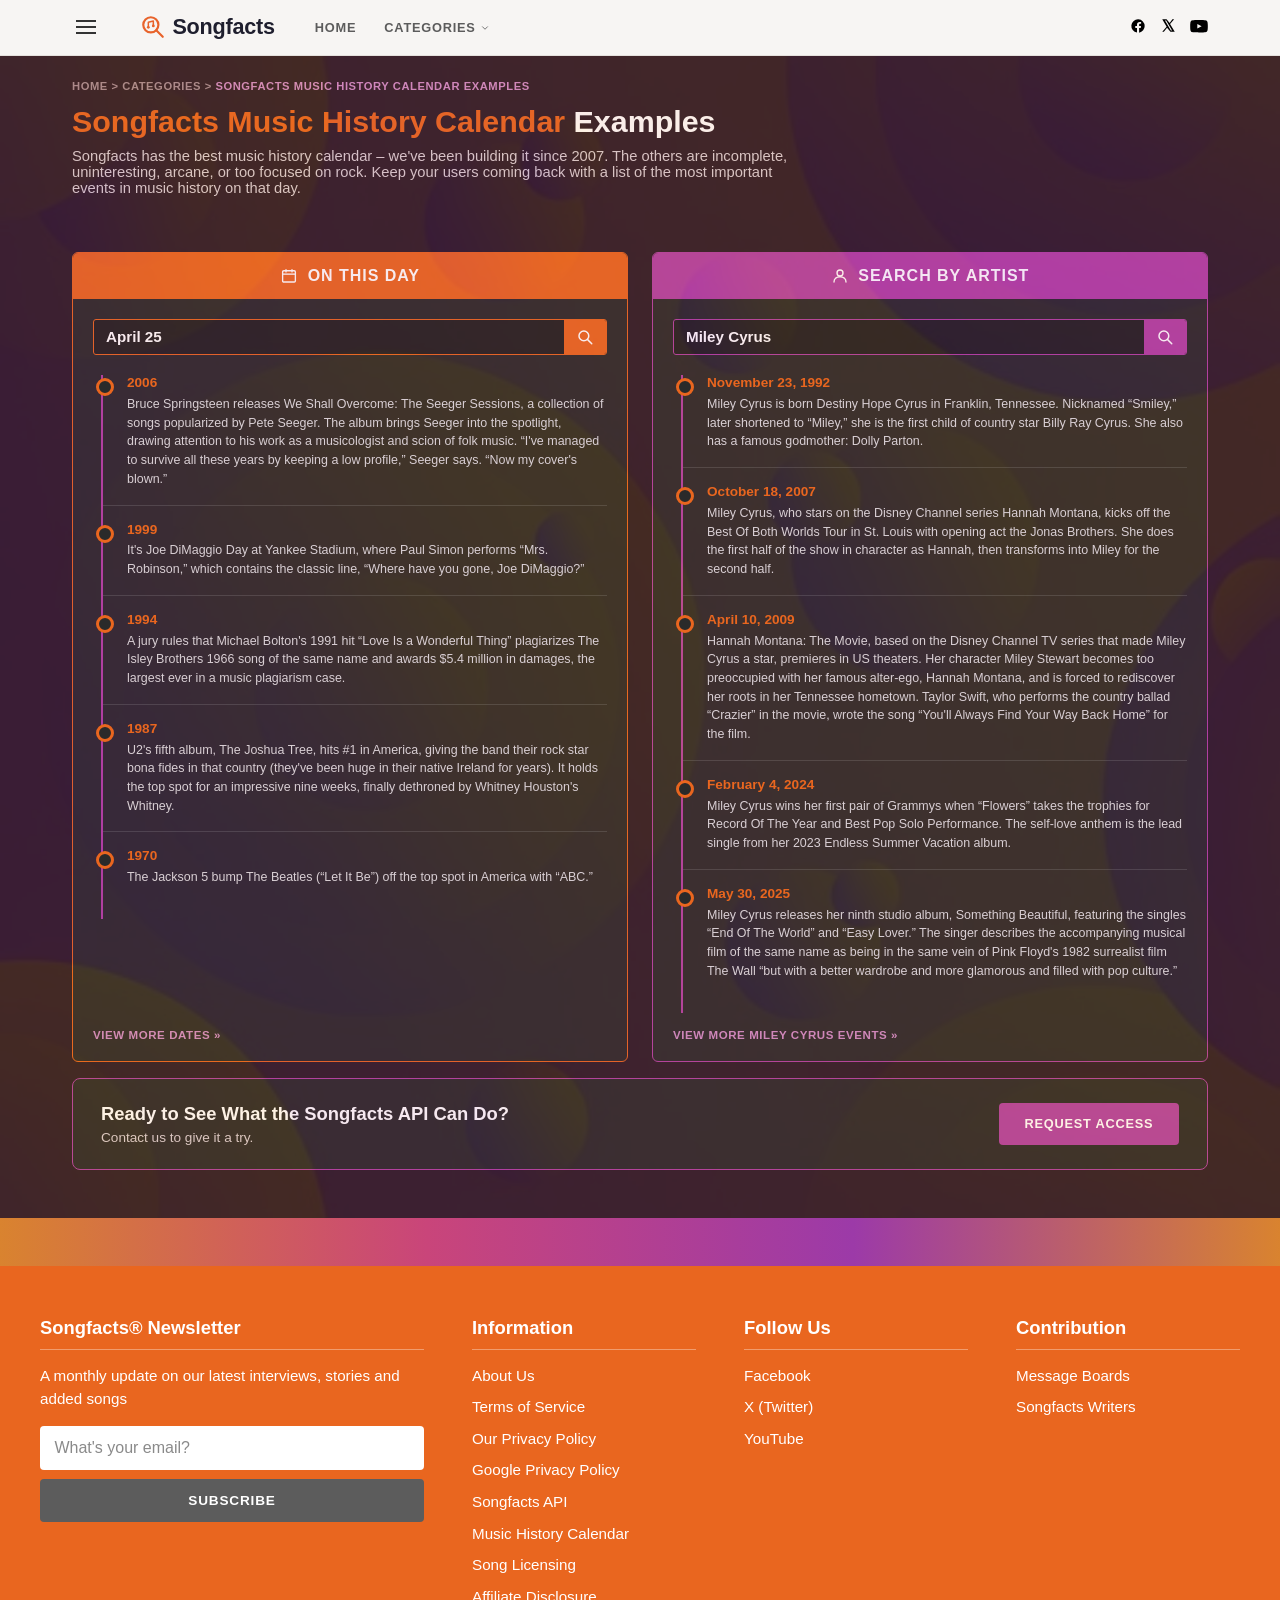
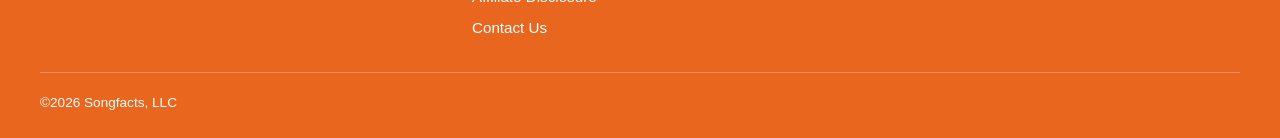
<file: music-history-calendar-examples.html>
<!DOCTYPE html>
<html lang="en">
<head>
  <meta charset="UTF-8">
  <meta name="viewport" content="width=device-width, initial-scale=1">
  <title>Songfacts Music History Calendar Examples &#8212; Songfacts API</title>
  <meta name="description" content="Sample Music History Calendar data from the Songfacts API: notable music events, releases, and milestones for any date, to power a this-day-in-music feature.">
  <meta property="og:type" content="website">
  <meta property="og:site_name" content="Songfacts API">
  <meta property="og:locale" content="en_US">
  <meta property="og:url" content="https://api-draft.songfacts.com/music-history-calendar-examples">
  <meta property="og:title" content="Songfacts Music History Calendar Examples &#8212; Songfacts API">
  <meta property="og:description" content="Sample Music History Calendar data from the Songfacts API: notable music events, releases, and milestones for any date, to power a this-day-in-music feature.">
  <meta property="og:image" content="https://api-draft.songfacts.com/img/seo_featured.jpg">
  <meta property="og:image:width" content="1168">
  <meta property="og:image:height" content="784">
  <meta property="og:image:alt" content="Songfacts API - Invigorate your app with the stories behind the songs. Human-written Songfacts and Artistfacts.">
  <meta name="twitter:card" content="summary_large_image">
  <meta name="twitter:title" content="Songfacts Music History Calendar Examples &#8212; Songfacts API">
  <meta name="twitter:description" content="Sample Music History Calendar data from the Songfacts API: notable music events, releases, and milestones for any date, to power a this-day-in-music feature.">
  <meta name="twitter:image" content="https://api-draft.songfacts.com/img/seo_featured.jpg">
  <meta name="twitter:image:alt" content="Songfacts API - Invigorate your app with the stories behind the songs. Human-written Songfacts and Artistfacts.">
  <script type="application/ld+json">
  {
    "@context": "https://schema.org",
    "@type": "BreadcrumbList",
    "itemListElement": [
      {
        "@type": "ListItem",
        "position": 1,
        "name": "Home",
        "item": "https://api-draft.songfacts.com/"
      },
      {
        "@type": "ListItem",
        "position": 2,
        "name": "Categories",
        "item": "https://api-draft.songfacts.com/categories-examples"
      },
      {
        "@type": "ListItem",
        "position": 3,
        "name": "Songfacts Music History Calendar Examples",
        "item": "https://api-draft.songfacts.com/music-history-calendar-examples"
      }
    ]
  }
  </script>
  <link rel="stylesheet" href="style.css?v=3">
</head>
<body>

  <header class="site-header">
    <div class="header-inner">
      <button class="menu-toggle" aria-label="Open menu">
        <span></span><span></span><span></span>
      </button>

      <a class="logo" href="index.html">
        <svg viewBox="0 0 24 24" width="26" height="26" aria-hidden="true">
          <circle cx="10" cy="10" r="7" fill="none" stroke="#e8632b" stroke-width="2"/>
          <line x1="15" y1="15" x2="21" y2="21" stroke="#e8632b" stroke-width="2" stroke-linecap="round"/>
          <path d="M7.7 12.3V7.6L12.3 6.5V11" fill="none" stroke="#e8632b" stroke-width="1.4" stroke-linecap="round" stroke-linejoin="round"/>
          <circle cx="7.7" cy="12.3" r="1.3" fill="#e8632b"/>
          <circle cx="12.3" cy="11" r="1.3" fill="#e8632b"/>
        </svg>
        <span class="logo-word">Songfacts</span>
      </a>

      <nav class="main-nav" aria-label="Primary">
        <a href="index.html">Home</a>
        <div class="nav-item">
          <a href="categories-examples.html">
            Categories
            <svg class="chevron-down" viewBox="0 0 24 24" width="10" height="10" aria-hidden="true"><path d="M6 9l6 6 6-6" stroke="currentColor" stroke-width="2" fill="none" stroke-linecap="round" stroke-linejoin="round"/></svg>
          </a>
          <div class="nav-dropdown">
            <a href="songfacts-examples.html">SongFacts Examples</a>
            <a href="artistfacts-examples.html">Artistfacts Examples</a>
            <a href="categories-examples.html">Categories Examples</a>
            <a href="music-history-calendar-examples.html">Music History Calendar</a>
            <a href="blurbs-examples.html">Blurbs Examples</a>
            <a href="quotes-examples.html">Quotes Examples</a>
            <a href="trivia-examples.html">Trivia Examples</a>
          </div>
        </div>
      </nav>

      <div class="social-links">
        <a href="#" aria-label="Facebook">
          <svg viewBox="0 0 24 24" width="16" height="16"><path d="M22 12a10 10 0 1 0-11.5 9.87v-6.99H7.9v-2.88h2.6V9.85c0-2.57 1.53-3.99 3.87-3.99 1.12 0 2.3.2 2.3.2v2.53h-1.3c-1.28 0-1.68.8-1.68 1.62v1.95h2.86l-.46 2.88h-2.4v6.99A10 10 0 0 0 22 12z"/></svg>
        </a>
        <a href="#" aria-label="X (Twitter)">
          <svg viewBox="0 0 24 24" width="15" height="15"><path d="M18.24 2H21l-6.52 7.46L22 22h-6.9l-5.4-6.6L4.6 22H2l7-8.01L2 2h6.9l4.9 6.02L18.24 2Zm-2.42 18h1.9L8.27 4H6.3l9.52 16Z"/></svg>
        </a>
        <a href="#" aria-label="YouTube">
          <svg viewBox="0 0 24 24" width="18" height="18"><path d="M23.5 6.2s-.23-1.64-.94-2.36c-.9-.94-1.9-.94-2.36-1C16.9 2.5 12 2.5 12 2.5h-.01s-4.9 0-8.19.34c-.46.06-1.46.06-2.36 1C.73 4.56.5 6.2.5 6.2S.25 8.13.25 10.06v1.87c0 1.93.25 3.86.25 3.86s.23 1.64.94 2.36c.9.94 2.08.9 2.6 1C5.9 19.5 12 19.5 12 19.5s4.9 0 8.19-.34c.46-.06 1.46-.06 2.36-1 .71-.72.94-2.36.94-2.36s.25-1.93.25-3.86v-1.87c0-1.93-.25-3.86-.25-3.86ZM9.75 14.02V7.98L15.5 11l-5.75 3.02Z"/></svg>
        </a>
      </div>
    </div>
    <nav class="tab-nav" aria-label="Sections">
      <a href="index.html">Overview</a>
      <a href="songfacts-examples.html">Songfacts&reg;</a>
      <a href="artistfacts-examples.html">Artistfacts</a>
      <a href="categories-examples.html">Categories</a>
      <a href="music-history-calendar-examples.html" class="is-active" aria-current="page">Calendar</a>
      <a href="blurbs-examples.html">Blurbs</a>
      <a href="quotes-examples.html">Quotes</a>
      <a href="trivia-examples.html">Trivia</a>
    </nav>
  </header>

  <main class="dark-panel">
    <div class="decor-bg" aria-hidden="true"></div>

    <nav class="breadcrumb" aria-label="Breadcrumb">
      <a href="index.html">Home</a> &gt; <span>Categories</span> &gt; <span class="current">Songfacts Music History Calendar Examples</span>
    </nav>

    <div class="page-header">
      <h1><span class="accent">Songfacts Music History Calendar</span> Examples</h1>
      <p>
        Songfacts has the best music history calendar &ndash; we've been building it since 2007. The others are
        incomplete, uninteresting, arcane, or too focused on rock. Keep your users coming back with a list of the
        most important events in music history on that day.
      </p>
    </div>

    <div class="page-content">
      <div class="calendar-grid cols-2">

        <article class="calendar-col">
          <div class="calendar-col-header bar-orange">
            <svg viewBox="0 0 24 24" width="18" height="18"><rect x="3.5" y="5" width="17" height="15" rx="1.5" stroke="currentColor" stroke-width="1.8" fill="none"/><line x1="3.5" y1="9.5" x2="20.5" y2="9.5" stroke="currentColor" stroke-width="1.8"/><line x1="8" y1="3.5" x2="8" y2="6.5" stroke="currentColor" stroke-width="1.8" stroke-linecap="round"/><line x1="16" y1="3.5" x2="16" y2="6.5" stroke="currentColor" stroke-width="1.8" stroke-linecap="round"/></svg>
            On This Day
          </div>
          <div class="calendar-col-body">
            <div class="calendar-search accent-orange">
              <span class="calendar-search-value">April 25</span>
              <span class="calendar-search-icon" aria-hidden="true">
                <svg viewBox="0 0 24 24" width="18" height="18"><circle cx="10.5" cy="10.5" r="6.5" fill="none" stroke="currentColor" stroke-width="2"/><line x1="15.5" y1="15.5" x2="21" y2="21" stroke="currentColor" stroke-width="2" stroke-linecap="round"/></svg>
              </span>
            </div>
            <ul class="timeline">
              <li>
                <span class="year">2006</span>
                <p>
                  Bruce Springsteen releases We Shall Overcome: The Seeger Sessions, a collection of songs
                  popularized by Pete Seeger. The album brings Seeger into the spotlight, drawing attention to his
                  work as a musicologist and scion of folk music. &ldquo;I've managed to survive all these years by
                  keeping a low profile,&rdquo; Seeger says. &ldquo;Now my cover's blown.&rdquo;
                </p>
              </li>
              <li>
                <span class="year">1999</span>
                <p>
                  It's Joe DiMaggio Day at Yankee Stadium, where Paul Simon performs &ldquo;Mrs. Robinson,&rdquo;
                  which contains the classic line, &ldquo;Where have you gone, Joe DiMaggio?&rdquo;
                </p>
              </li>
              <li>
                <span class="year">1994</span>
                <p>
                  A jury rules that Michael Bolton's 1991 hit &ldquo;Love Is a Wonderful Thing&rdquo; plagiarizes
                  The Isley Brothers 1966 song of the same name and awards $5.4 million in damages, the largest
                  ever in a music plagiarism case.
                </p>
              </li>
              <li>
                <span class="year">1987</span>
                <p>
                  U2's fifth album, The Joshua Tree, hits #1 in America, giving the band their rock star bona fides
                  in that country (they've been huge in their native Ireland for years). It holds the top spot for
                  an impressive nine weeks, finally dethroned by Whitney Houston's Whitney.
                </p>
              </li>
              <li>
                <span class="year">1970</span>
                <p>
                  The Jackson 5 bump The Beatles (&ldquo;Let It Be&rdquo;) off the top spot in America with
                  &ldquo;ABC.&rdquo;
                </p>
              </li>
            </ul>
            <a class="view-more" href="#">View More Dates &raquo;</a>
          </div>
        </article>

        <article class="calendar-col accent-purple-border">
          <div class="calendar-col-header bar-purple">
            <svg viewBox="0 0 24 24" width="18" height="18"><circle cx="12" cy="8" r="4" stroke="currentColor" stroke-width="1.8" fill="none"/><path d="M4 20c0-4.4 3.6-7 8-7s8 2.6 8 7" stroke="currentColor" stroke-width="1.8" fill="none" stroke-linecap="round"/></svg>
            Search by Artist
          </div>
          <div class="calendar-col-body">
            <div class="calendar-search accent-purple">
              <span class="calendar-search-value">Miley Cyrus</span>
              <span class="calendar-search-icon" aria-hidden="true">
                <svg viewBox="0 0 24 24" width="18" height="18"><circle cx="10.5" cy="10.5" r="6.5" fill="none" stroke="currentColor" stroke-width="2"/><line x1="15.5" y1="15.5" x2="21" y2="21" stroke="currentColor" stroke-width="2" stroke-linecap="round"/></svg>
              </span>
            </div>
            <ul class="timeline">
              <li>
                <span class="year">November 23, 1992</span>
                <p>
                  Miley Cyrus is born Destiny Hope Cyrus in Franklin, Tennessee. Nicknamed &ldquo;Smiley,&rdquo;
                  later shortened to &ldquo;Miley,&rdquo; she is the first child of country star Billy Ray Cyrus.
                  She also has a famous godmother: Dolly Parton.
                </p>
              </li>
              <li>
                <span class="year">October 18, 2007</span>
                <p>
                  Miley Cyrus, who stars on the Disney Channel series Hannah Montana, kicks off the Best Of Both
                  Worlds Tour in St. Louis with opening act the Jonas Brothers. She does the first half of the show
                  in character as Hannah, then transforms into Miley for the second half.
                </p>
              </li>
              <li>
                <span class="year">April 10, 2009</span>
                <p>
                  Hannah Montana: The Movie, based on the Disney Channel TV series that made Miley Cyrus a star,
                  premieres in US theaters. Her character Miley Stewart becomes too preoccupied with her famous
                  alter-ego, Hannah Montana, and is forced to rediscover her roots in her Tennessee hometown.
                  Taylor Swift, who performs the country ballad &ldquo;Crazier&rdquo; in the movie, wrote the song
                  &ldquo;You'll Always Find Your Way Back Home&rdquo; for the film.
                </p>
              </li>
              <li>
                <span class="year">February 4, 2024</span>
                <p>
                  Miley Cyrus wins her first pair of Grammys when &ldquo;Flowers&rdquo; takes the trophies for
                  Record Of The Year and Best Pop Solo Performance. The self-love anthem is the lead single from
                  her 2023 Endless Summer Vacation album.
                </p>
              </li>
              <li>
                <span class="year">May 30, 2025</span>
                <p>
                  Miley Cyrus releases her ninth studio album, Something Beautiful, featuring the singles &ldquo;End
                  Of The World&rdquo; and &ldquo;Easy Lover.&rdquo; The singer describes the accompanying musical
                  film of the same name as being in the same vein of Pink Floyd's 1982 surrealist film The Wall
                  &ldquo;but with a better wardrobe and more glamorous and filled with pop culture.&rdquo;
                </p>
              </li>
            </ul>
            <a class="view-more" href="#">View More Miley Cyrus Events &raquo;</a>
          </div>
        </article>

      </div>

      <div class="cta-bar">
        <div>
          <h2>Ready to See What the Songfacts API Can Do?</h2>
          <p>Contact us to give it a try.</p>
        </div>
        <a class="btn" href="index.html#api-form">Request Access</a>
      </div>
    </div>
  </main>

  <div class="gradient-bar" aria-hidden="true"></div>

  <footer class="site-footer">
    <div class="footer-inner">

      <section class="footer-newsletter">
        <h2 class="footer-heading">Songfacts&reg; Newsletter</h2>
        <p class="footer-newsletter-copy">A monthly update on our latest interviews, stories and added songs</p>
        <!-- AWeber hosted-form submission (stakeholder-supplied). Native cross-origin
             POST straight to AWeber — no Worker/relay needed; see CLAUDE.md notes. -->
        <form class="newsletter-form" method="post" role="form" accept-charset="UTF-8" action="https://www.aweber.com/scripts/addlead.pl">
          <div hidden>
            <input type="hidden" name="meta_web_form_id" value="515551960">
            <input type="hidden" name="meta_split_id" value="">
            <input type="hidden" name="listname" value="songfacts">
            <input type="hidden" name="redirect" value="https://www.songfacts.com/notify/newsletter-success" id="redirect_f0c15ad2487b51b769eee6f6feb4536c">
            <input type="hidden" name="meta_adtracking" value="songfacts_2020">
            <input type="hidden" name="meta_message" value="1001">
            <input type="hidden" name="meta_required" value="email">
            <input type="hidden" name="meta_tooltip" value="">
          </div>
          <label for="newsletter-email" class="sr-only">What's your email?</label>
          <input class="newsletter-input" name="email" id="newsletter-email" autocorrect="off" autocapitalize="off" autocomplete="email" placeholder="What's your email?" type="email" required>
          <button class="newsletter-button" type="submit" id="newsletter-button">Subscribe</button>
        </form>
      </section>

      <nav class="footer-col" aria-labelledby="footer-info-heading">
        <h2 class="footer-heading" id="footer-info-heading">Information</h2>
        <ul class="footer-links">
          <li><a href="https://www.songfacts.com/blog/pages/about-us" target="_blank" rel="noopener">About Us</a></li>
          <li><a href="https://www.songfacts.com/blog/pages/terms-of-service" target="_blank" rel="noopener">Terms of Service</a></li>
          <li><a href="https://www.songfacts.com/blog/pages/songfacts-privacy-policy-and-legal-notice" target="_blank" rel="noopener">Our Privacy Policy</a></li>
          <li><a href="https://policies.google.com/privacy" target="_blank" rel="noopener">Google Privacy Policy</a></li>
          <li><a href="https://www.songfacts.com/blog/pages/songfacts-api" target="_blank" rel="noopener">Songfacts API</a></li>
          <li><a href="https://calendar.songfacts.com/" target="_blank" rel="noopener">Music History Calendar</a></li>
          <li><a href="https://www.songfacts.com/blog/pages/song-licensing" target="_blank" rel="noopener">Song Licensing</a></li>
          <li><a href="https://www.songfacts.com/blog/pages/affiliate-disclosure" target="_blank" rel="noopener">Affiliate Disclosure</a></li>
          <li><a href="mailto:feedback@songfacts.com">Contact Us</a></li>
        </ul>
      </nav>

      <nav class="footer-col" aria-labelledby="footer-follow-heading">
        <h2 class="footer-heading" id="footer-follow-heading">Follow Us</h2>
        <ul class="footer-links">
          <li><a href="https://www.facebook.com/songfacts" target="_blank" rel="noopener">Facebook</a></li>
          <li><a href="https://twitter.com/songfacts" target="_blank" rel="noopener">X (Twitter)</a></li>
          <li><a href="https://www.youtube.com/user/songfactsdotcom" target="_blank" rel="noopener">YouTube</a></li>
        </ul>
      </nav>

      <nav class="footer-col" aria-labelledby="footer-contribute-heading">
        <h2 class="footer-heading" id="footer-contribute-heading">Contribution</h2>
        <ul class="footer-links">
          <li><a href="https://forum.songfacts.com/" target="_blank" rel="noopener">Message Boards</a></li>
          <li><a href="https://www.songfacts.com/blog/pages/songfacts-writers" target="_blank" rel="noopener">Songfacts Writers</a></li>
        </ul>
      </nav>

    </div>
    <p class="footer-copyright">&copy;2026 Songfacts, LLC</p>
  </footer>

  <script>
    // Center the active section tab in the mobile tab strip on load.
    (function () {
      var t = document.querySelector('.tab-nav a.is-active');
      if (t && t.scrollIntoView) t.scrollIntoView({ inline: 'center', block: 'nearest' });
    })();
  </script>
</body>
</html>
</file>
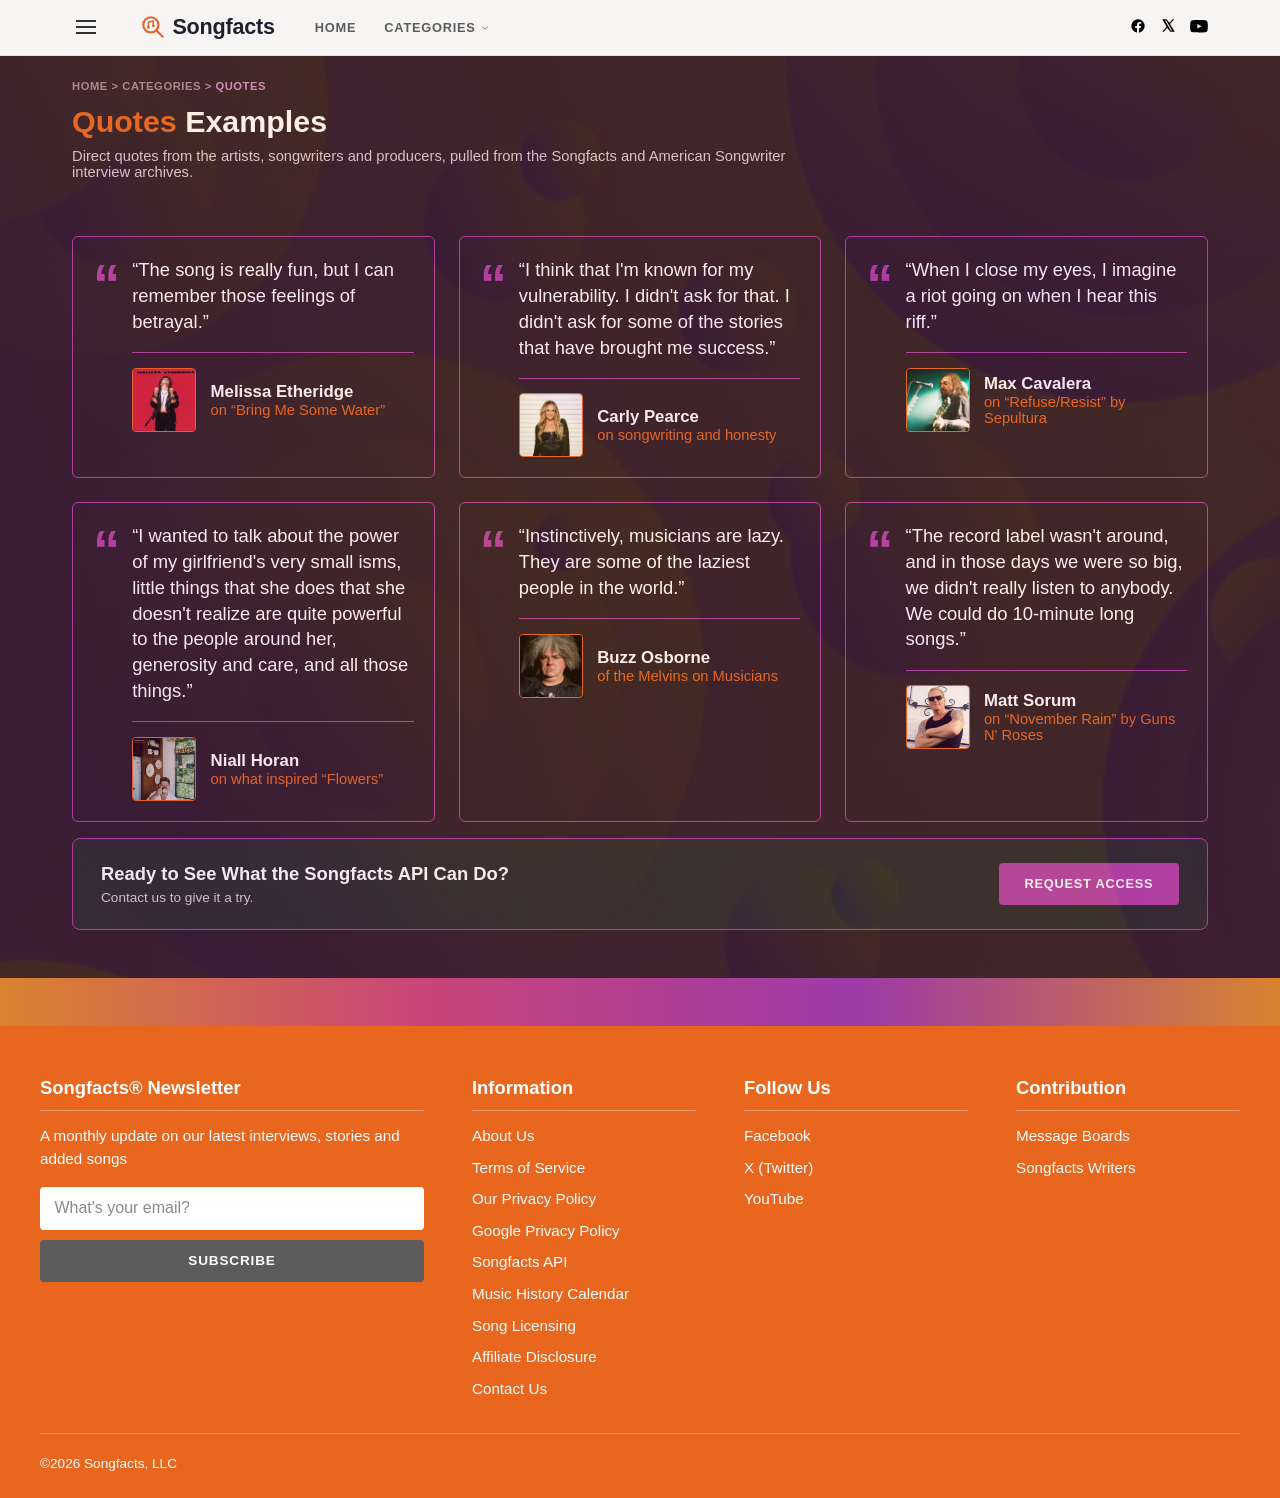
<file: quotes-examples.html>
<!DOCTYPE html>
<html lang="en">
<head>
  <meta charset="UTF-8">
  <meta name="viewport" content="width=device-width, initial-scale=1">
  <title>Quotes Examples &#8212; Songfacts API</title>
  <meta name="description" content="Sample artist quotes from the Songfacts API: musicians in their own words on writing, recording, and the meaning behind their songs.">
  <meta property="og:type" content="website">
  <meta property="og:site_name" content="Songfacts API">
  <meta property="og:locale" content="en_US">
  <meta property="og:url" content="https://api-draft.songfacts.com/quotes-examples">
  <meta property="og:title" content="Quotes Examples &#8212; Songfacts API">
  <meta property="og:description" content="Sample artist quotes from the Songfacts API: musicians in their own words on writing, recording, and the meaning behind their songs.">
  <meta property="og:image" content="https://api-draft.songfacts.com/img/seo_featured.jpg">
  <meta property="og:image:width" content="1168">
  <meta property="og:image:height" content="784">
  <meta property="og:image:alt" content="Songfacts API - Invigorate your app with the stories behind the songs. Human-written Songfacts and Artistfacts.">
  <meta name="twitter:card" content="summary_large_image">
  <meta name="twitter:title" content="Quotes Examples &#8212; Songfacts API">
  <meta name="twitter:description" content="Sample artist quotes from the Songfacts API: musicians in their own words on writing, recording, and the meaning behind their songs.">
  <meta name="twitter:image" content="https://api-draft.songfacts.com/img/seo_featured.jpg">
  <meta name="twitter:image:alt" content="Songfacts API - Invigorate your app with the stories behind the songs. Human-written Songfacts and Artistfacts.">
  <script type="application/ld+json">
  {
    "@context": "https://schema.org",
    "@type": "BreadcrumbList",
    "itemListElement": [
      {
        "@type": "ListItem",
        "position": 1,
        "name": "Home",
        "item": "https://api-draft.songfacts.com/"
      },
      {
        "@type": "ListItem",
        "position": 2,
        "name": "Categories",
        "item": "https://api-draft.songfacts.com/categories-examples"
      },
      {
        "@type": "ListItem",
        "position": 3,
        "name": "Quotes",
        "item": "https://api-draft.songfacts.com/quotes-examples"
      }
    ]
  }
  </script>
  <link rel="stylesheet" href="style.css?v=3">
</head>
<body>

  <header class="site-header">
    <div class="header-inner">
      <button class="menu-toggle" aria-label="Open menu">
        <span></span><span></span><span></span>
      </button>

      <a class="logo" href="index.html">
        <svg viewBox="0 0 24 24" width="26" height="26" aria-hidden="true">
          <circle cx="10" cy="10" r="7" fill="none" stroke="#e8632b" stroke-width="2"/>
          <line x1="15" y1="15" x2="21" y2="21" stroke="#e8632b" stroke-width="2" stroke-linecap="round"/>
          <path d="M7.7 12.3V7.6L12.3 6.5V11" fill="none" stroke="#e8632b" stroke-width="1.4" stroke-linecap="round" stroke-linejoin="round"/>
          <circle cx="7.7" cy="12.3" r="1.3" fill="#e8632b"/>
          <circle cx="12.3" cy="11" r="1.3" fill="#e8632b"/>
        </svg>
        <span class="logo-word">Songfacts</span>
      </a>

      <nav class="main-nav" aria-label="Primary">
        <a href="index.html">Home</a>
        <div class="nav-item">
          <a href="categories-examples.html">
            Categories
            <svg class="chevron-down" viewBox="0 0 24 24" width="10" height="10" aria-hidden="true"><path d="M6 9l6 6 6-6" stroke="currentColor" stroke-width="2" fill="none" stroke-linecap="round" stroke-linejoin="round"/></svg>
          </a>
          <div class="nav-dropdown">
            <a href="songfacts-examples.html">SongFacts Examples</a>
            <a href="artistfacts-examples.html">Artistfacts Examples</a>
            <a href="categories-examples.html">Categories Examples</a>
            <a href="music-history-calendar-examples.html">Music History Calendar</a>
            <a href="blurbs-examples.html">Blurbs Examples</a>
            <a href="quotes-examples.html">Quotes Examples</a>
            <a href="trivia-examples.html">Trivia Examples</a>
          </div>
        </div>
      </nav>

      <div class="social-links">
        <a href="#" aria-label="Facebook">
          <svg viewBox="0 0 24 24" width="16" height="16"><path d="M22 12a10 10 0 1 0-11.5 9.87v-6.99H7.9v-2.88h2.6V9.85c0-2.57 1.53-3.99 3.87-3.99 1.12 0 2.3.2 2.3.2v2.53h-1.3c-1.28 0-1.68.8-1.68 1.62v1.95h2.86l-.46 2.88h-2.4v6.99A10 10 0 0 0 22 12z"/></svg>
        </a>
        <a href="#" aria-label="X (Twitter)">
          <svg viewBox="0 0 24 24" width="15" height="15"><path d="M18.24 2H21l-6.52 7.46L22 22h-6.9l-5.4-6.6L4.6 22H2l7-8.01L2 2h6.9l4.9 6.02L18.24 2Zm-2.42 18h1.9L8.27 4H6.3l9.52 16Z"/></svg>
        </a>
        <a href="#" aria-label="YouTube">
          <svg viewBox="0 0 24 24" width="18" height="18"><path d="M23.5 6.2s-.23-1.64-.94-2.36c-.9-.94-1.9-.94-2.36-1C16.9 2.5 12 2.5 12 2.5h-.01s-4.9 0-8.19.34c-.46.06-1.46.06-2.36 1C.73 4.56.5 6.2.5 6.2S.25 8.13.25 10.06v1.87c0 1.93.25 3.86.25 3.86s.23 1.64.94 2.36c.9.94 2.08.9 2.6 1C5.9 19.5 12 19.5 12 19.5s4.9 0 8.19-.34c.46-.06 1.46-.06 2.36-1 .71-.72.94-2.36.94-2.36s.25-1.93.25-3.86v-1.87c0-1.93-.25-3.86-.25-3.86ZM9.75 14.02V7.98L15.5 11l-5.75 3.02Z"/></svg>
        </a>
      </div>
    </div>
    <nav class="tab-nav" aria-label="Sections">
      <a href="index.html">Overview</a>
      <a href="songfacts-examples.html">Songfacts&reg;</a>
      <a href="artistfacts-examples.html">Artistfacts</a>
      <a href="categories-examples.html">Categories</a>
      <a href="music-history-calendar-examples.html">Calendar</a>
      <a href="blurbs-examples.html">Blurbs</a>
      <a href="quotes-examples.html" class="is-active" aria-current="page">Quotes</a>
      <a href="trivia-examples.html">Trivia</a>
    </nav>
  </header>

  <main class="dark-panel">
    <div class="decor-bg" aria-hidden="true"></div>

    <nav class="breadcrumb" aria-label="Breadcrumb">
      <a href="index.html">Home</a> &gt; <span>Categories</span> &gt; <span class="current">Quotes</span>
    </nav>

    <div class="page-header">
      <h1><span class="accent">Quotes</span> Examples</h1>
      <p>
        Direct quotes from the artists, songwriters and producers, pulled from the Songfacts and American
        Songwriter interview archives.
      </p>
    </div>

    <div class="page-content">
      <div class="quotes-grid">

        <article class="quote-card">
          <span class="quote-mark" aria-hidden="true">&ldquo;</span>
          <div class="quote-content">
            <p class="quote-text">&ldquo;The song is really fun, but I can remember those feelings of betrayal.&rdquo;</p>
            <hr class="quote-divider">
            <div class="quote-attribution">
              <img class="quote-avatar" src="img/sf_q_1.jpg" alt="Melissa Etheridge">
              <div>
                <span class="name">Melissa Etheridge</span>
                <span class="context">on &ldquo;Bring Me Some Water&rdquo;</span>
              </div>
            </div>
          </div>
        </article>

        <article class="quote-card">
          <span class="quote-mark" aria-hidden="true">&ldquo;</span>
          <div class="quote-content">
            <p class="quote-text">
              &ldquo;I think that I'm known for my vulnerability. I didn't ask for that. I didn't ask for some of
              the stories that have brought me success.&rdquo;
            </p>
            <hr class="quote-divider">
            <div class="quote-attribution">
              <img class="quote-avatar" src="img/sf_q_2.jpg" alt="Carly Pearce">
              <div>
                <span class="name">Carly Pearce</span>
                <span class="context">on songwriting and honesty</span>
              </div>
            </div>
          </div>
        </article>

        <article class="quote-card">
          <span class="quote-mark" aria-hidden="true">&ldquo;</span>
          <div class="quote-content">
            <p class="quote-text">&ldquo;When I close my eyes, I imagine a riot going on when I hear this riff.&rdquo;</p>
            <hr class="quote-divider">
            <div class="quote-attribution">
              <img class="quote-avatar" src="img/sf_q_3.jpg" alt="Max Cavalera">
              <div>
                <span class="name">Max Cavalera</span>
                <span class="context">on &ldquo;Refuse/Resist&rdquo; by Sepultura</span>
              </div>
            </div>
          </div>
        </article>

        <article class="quote-card">
          <span class="quote-mark" aria-hidden="true">&ldquo;</span>
          <div class="quote-content">
            <p class="quote-text">
              &ldquo;I wanted to talk about the power of my girlfriend's very small isms, little things that she
              does that she doesn't realize are quite powerful to the people around her, generosity and care, and
              all those things.&rdquo;
            </p>
            <hr class="quote-divider">
            <div class="quote-attribution">
              <img class="quote-avatar" src="img/sf_q_4.jpg?v=2" alt="Niall Horan">
              <div>
                <span class="name">Niall Horan</span>
                <span class="context">on what inspired &ldquo;Flowers&rdquo;</span>
              </div>
            </div>
          </div>
        </article>

        <article class="quote-card">
          <span class="quote-mark" aria-hidden="true">&ldquo;</span>
          <div class="quote-content">
            <p class="quote-text">&ldquo;Instinctively, musicians are lazy. They are some of the laziest people in the world.&rdquo;</p>
            <hr class="quote-divider">
            <div class="quote-attribution">
              <img class="quote-avatar" src="img/sf_q_5.png" alt="Buzz Osborne">
              <div>
                <span class="name">Buzz Osborne</span>
                <span class="context">of the Melvins on Musicians</span>
              </div>
            </div>
          </div>
        </article>

        <article class="quote-card">
          <span class="quote-mark" aria-hidden="true">&ldquo;</span>
          <div class="quote-content">
            <p class="quote-text">
              &ldquo;The record label wasn't around, and in those days we were so big, we didn't really listen to
              anybody. We could do 10-minute long songs.&rdquo;
            </p>
            <hr class="quote-divider">
            <div class="quote-attribution">
              <img class="quote-avatar" src="img/sf_q_6.png" alt="Matt Sorum">
              <div>
                <span class="name">Matt Sorum</span>
                <span class="context">on &ldquo;November Rain&rdquo; by Guns N' Roses</span>
              </div>
            </div>
          </div>
        </article>

      </div>

      <div class="cta-bar">
        <div>
          <h2>Ready to See What the Songfacts API Can Do?</h2>
          <p>Contact us to give it a try.</p>
        </div>
        <a class="btn" href="index.html#api-form">Request Access</a>
      </div>
    </div>
  </main>

  <div class="gradient-bar" aria-hidden="true"></div>

  <footer class="site-footer">
    <div class="footer-inner">

      <section class="footer-newsletter">
        <h2 class="footer-heading">Songfacts&reg; Newsletter</h2>
        <p class="footer-newsletter-copy">A monthly update on our latest interviews, stories and added songs</p>
        <!-- AWeber hosted-form submission (stakeholder-supplied). Native cross-origin
             POST straight to AWeber — no Worker/relay needed; see CLAUDE.md notes. -->
        <form class="newsletter-form" method="post" role="form" accept-charset="UTF-8" action="https://www.aweber.com/scripts/addlead.pl">
          <div hidden>
            <input type="hidden" name="meta_web_form_id" value="515551960">
            <input type="hidden" name="meta_split_id" value="">
            <input type="hidden" name="listname" value="songfacts">
            <input type="hidden" name="redirect" value="https://www.songfacts.com/notify/newsletter-success" id="redirect_f0c15ad2487b51b769eee6f6feb4536c">
            <input type="hidden" name="meta_adtracking" value="songfacts_2020">
            <input type="hidden" name="meta_message" value="1001">
            <input type="hidden" name="meta_required" value="email">
            <input type="hidden" name="meta_tooltip" value="">
          </div>
          <label for="newsletter-email" class="sr-only">What's your email?</label>
          <input class="newsletter-input" name="email" id="newsletter-email" autocorrect="off" autocapitalize="off" autocomplete="email" placeholder="What's your email?" type="email" required>
          <button class="newsletter-button" type="submit" id="newsletter-button">Subscribe</button>
        </form>
      </section>

      <nav class="footer-col" aria-labelledby="footer-info-heading">
        <h2 class="footer-heading" id="footer-info-heading">Information</h2>
        <ul class="footer-links">
          <li><a href="https://www.songfacts.com/blog/pages/about-us" target="_blank" rel="noopener">About Us</a></li>
          <li><a href="https://www.songfacts.com/blog/pages/terms-of-service" target="_blank" rel="noopener">Terms of Service</a></li>
          <li><a href="https://www.songfacts.com/blog/pages/songfacts-privacy-policy-and-legal-notice" target="_blank" rel="noopener">Our Privacy Policy</a></li>
          <li><a href="https://policies.google.com/privacy" target="_blank" rel="noopener">Google Privacy Policy</a></li>
          <li><a href="https://www.songfacts.com/blog/pages/songfacts-api" target="_blank" rel="noopener">Songfacts API</a></li>
          <li><a href="https://calendar.songfacts.com/" target="_blank" rel="noopener">Music History Calendar</a></li>
          <li><a href="https://www.songfacts.com/blog/pages/song-licensing" target="_blank" rel="noopener">Song Licensing</a></li>
          <li><a href="https://www.songfacts.com/blog/pages/affiliate-disclosure" target="_blank" rel="noopener">Affiliate Disclosure</a></li>
          <li><a href="mailto:feedback@songfacts.com">Contact Us</a></li>
        </ul>
      </nav>

      <nav class="footer-col" aria-labelledby="footer-follow-heading">
        <h2 class="footer-heading" id="footer-follow-heading">Follow Us</h2>
        <ul class="footer-links">
          <li><a href="https://www.facebook.com/songfacts" target="_blank" rel="noopener">Facebook</a></li>
          <li><a href="https://twitter.com/songfacts" target="_blank" rel="noopener">X (Twitter)</a></li>
          <li><a href="https://www.youtube.com/user/songfactsdotcom" target="_blank" rel="noopener">YouTube</a></li>
        </ul>
      </nav>

      <nav class="footer-col" aria-labelledby="footer-contribute-heading">
        <h2 class="footer-heading" id="footer-contribute-heading">Contribution</h2>
        <ul class="footer-links">
          <li><a href="https://forum.songfacts.com/" target="_blank" rel="noopener">Message Boards</a></li>
          <li><a href="https://www.songfacts.com/blog/pages/songfacts-writers" target="_blank" rel="noopener">Songfacts Writers</a></li>
        </ul>
      </nav>

    </div>
    <p class="footer-copyright">&copy;2026 Songfacts, LLC</p>
  </footer>

  <script>
    // Center the active section tab in the mobile tab strip on load.
    (function () {
      var t = document.querySelector('.tab-nav a.is-active');
      if (t && t.scrollIntoView) t.scrollIntoView({ inline: 'center', block: 'nearest' });
    })();
  </script>
</body>
</html>
</file>
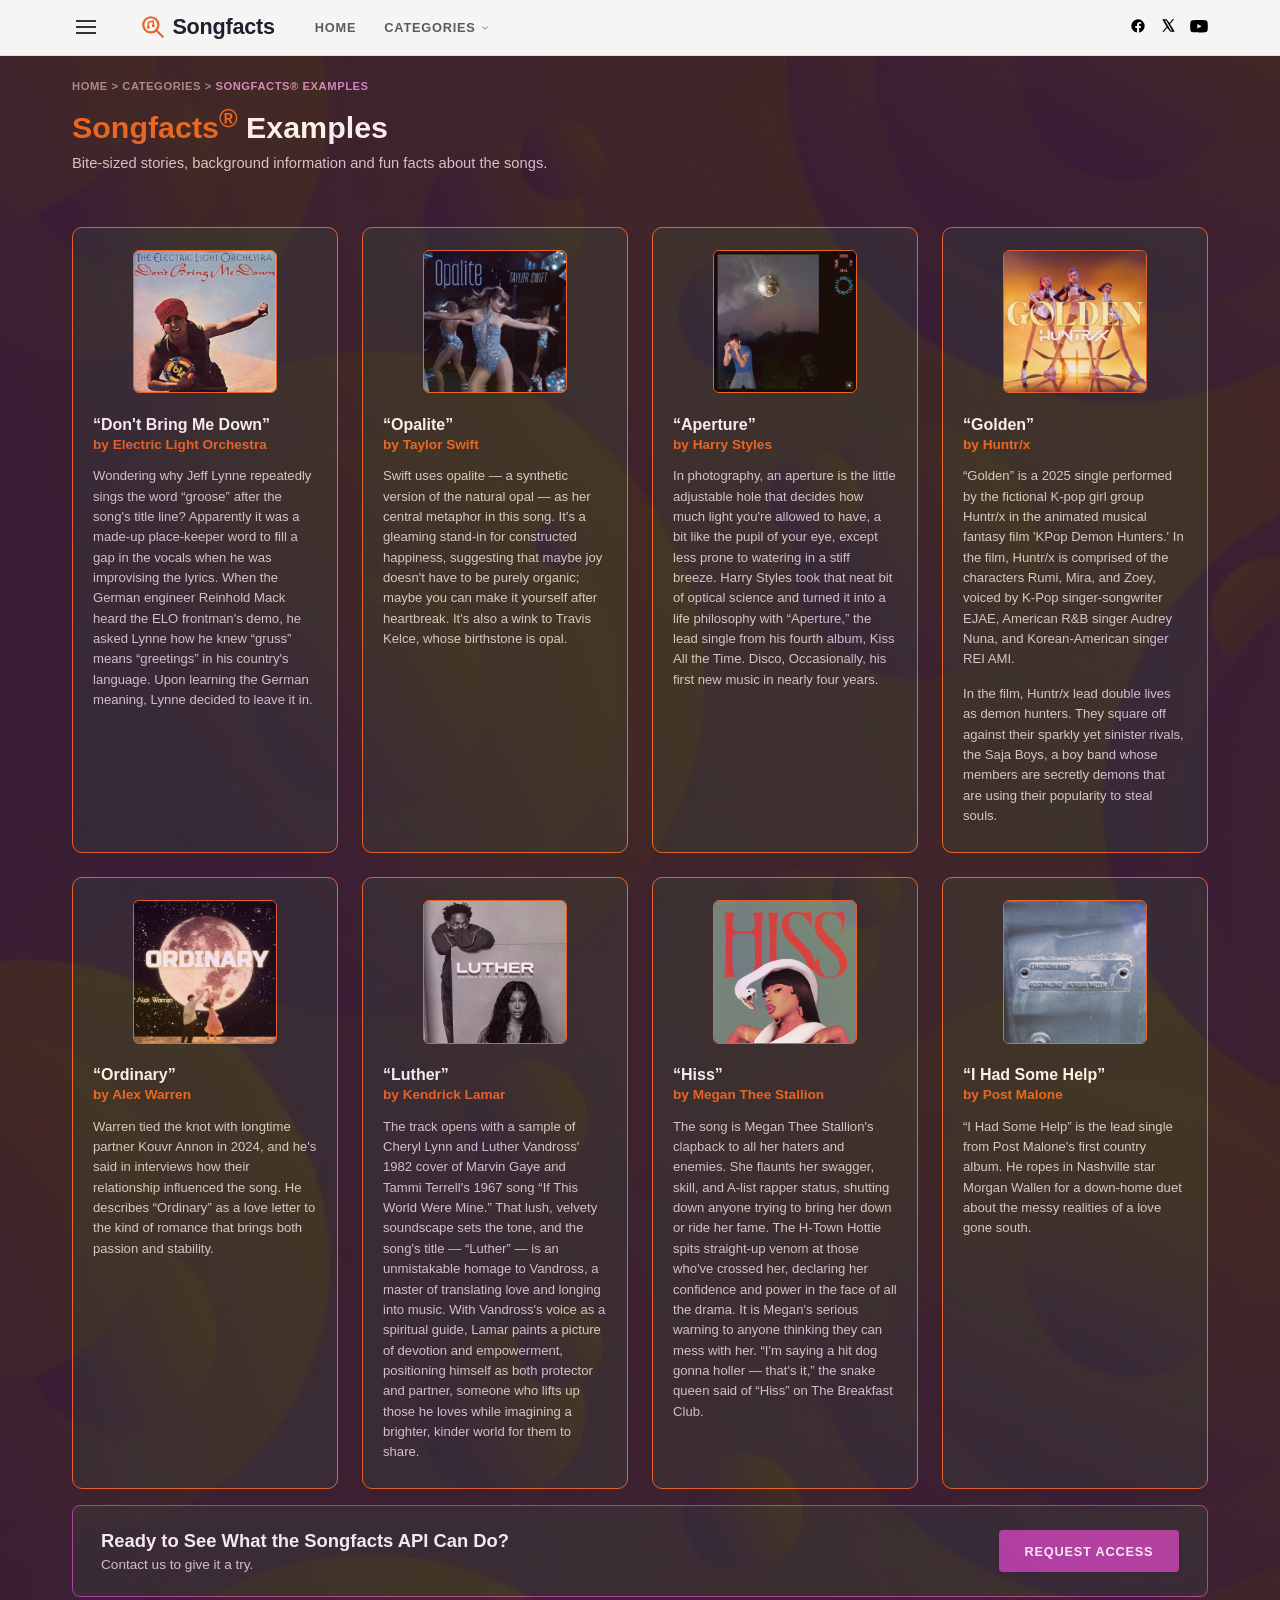
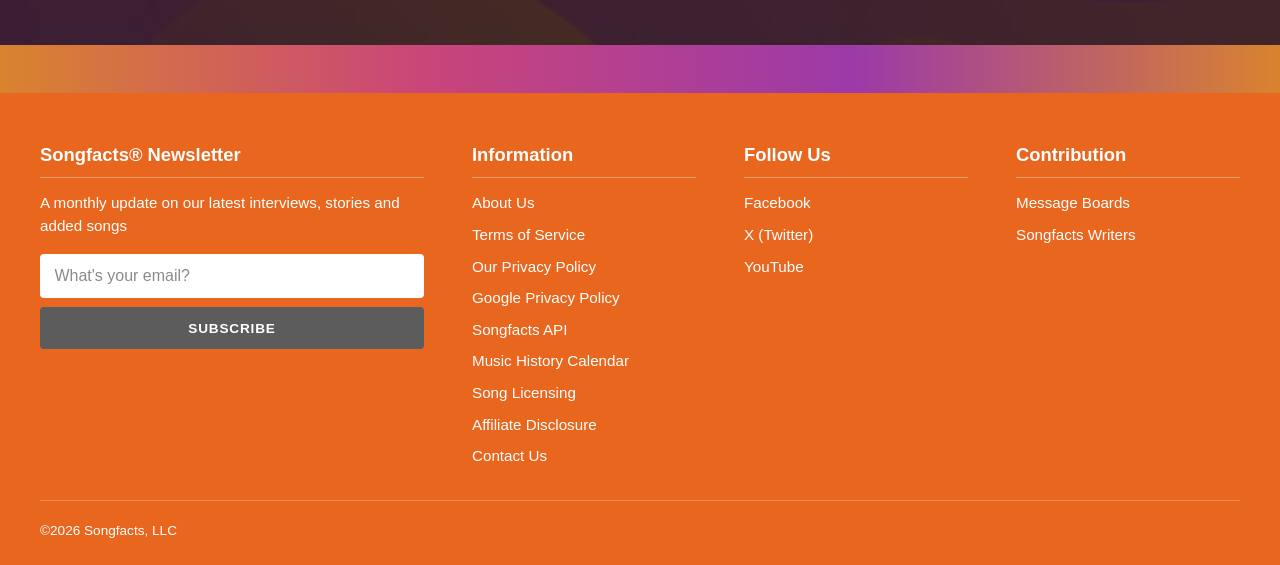
<file: songfacts-examples.html>
<!DOCTYPE html>
<html lang="en">
<head>
  <meta charset="UTF-8">
  <meta name="viewport" content="width=device-width, initial-scale=1">
  <title>SongFacts&reg; Examples &#8212; Songfacts API</title>
  <meta name="description" content="See sample Songfacts API output: the story behind individual songs, from writing and recording to chart history, formatted and ready to display in your app.">
  <meta property="og:type" content="website">
  <meta property="og:site_name" content="Songfacts API">
  <meta property="og:locale" content="en_US">
  <meta property="og:url" content="https://api-draft.songfacts.com/songfacts-examples">
  <meta property="og:title" content="SongFacts&reg; Examples &#8212; Songfacts API">
  <meta property="og:description" content="See sample Songfacts API output: the story behind individual songs, from writing and recording to chart history, formatted and ready to display in your app.">
  <meta property="og:image" content="https://api-draft.songfacts.com/img/seo_featured.jpg">
  <meta property="og:image:width" content="1168">
  <meta property="og:image:height" content="784">
  <meta property="og:image:alt" content="Songfacts API - Invigorate your app with the stories behind the songs. Human-written Songfacts and Artistfacts.">
  <meta name="twitter:card" content="summary_large_image">
  <meta name="twitter:title" content="SongFacts&reg; Examples &#8212; Songfacts API">
  <meta name="twitter:description" content="See sample Songfacts API output: the story behind individual songs, from writing and recording to chart history, formatted and ready to display in your app.">
  <meta name="twitter:image" content="https://api-draft.songfacts.com/img/seo_featured.jpg">
  <meta name="twitter:image:alt" content="Songfacts API - Invigorate your app with the stories behind the songs. Human-written Songfacts and Artistfacts.">
  <script type="application/ld+json">
  {
    "@context": "https://schema.org",
    "@type": "BreadcrumbList",
    "itemListElement": [
      {
        "@type": "ListItem",
        "position": 1,
        "name": "Home",
        "item": "https://api-draft.songfacts.com/"
      },
      {
        "@type": "ListItem",
        "position": 2,
        "name": "Categories",
        "item": "https://api-draft.songfacts.com/categories-examples"
      },
      {
        "@type": "ListItem",
        "position": 3,
        "name": "SongFacts\u00ae Examples",
        "item": "https://api-draft.songfacts.com/songfacts-examples"
      }
    ]
  }
  </script>
  <link rel="stylesheet" href="style.css?v=3">
</head>
<body>

  <header class="site-header">
    <div class="header-inner">
      <button class="menu-toggle" aria-label="Open menu">
        <span></span><span></span><span></span>
      </button>

      <a class="logo" href="index.html">
        <svg viewBox="0 0 24 24" width="26" height="26" aria-hidden="true">
          <circle cx="10" cy="10" r="7" fill="none" stroke="#e8632b" stroke-width="2"/>
          <line x1="15" y1="15" x2="21" y2="21" stroke="#e8632b" stroke-width="2" stroke-linecap="round"/>
          <path d="M7.7 12.3V7.6L12.3 6.5V11" fill="none" stroke="#e8632b" stroke-width="1.4" stroke-linecap="round" stroke-linejoin="round"/>
          <circle cx="7.7" cy="12.3" r="1.3" fill="#e8632b"/>
          <circle cx="12.3" cy="11" r="1.3" fill="#e8632b"/>
        </svg>
        <span class="logo-word">Songfacts</span>
      </a>

      <nav class="main-nav" aria-label="Primary">
        <a href="index.html">Home</a>
        <div class="nav-item">
          <a href="categories-examples.html">
            Categories
            <svg class="chevron-down" viewBox="0 0 24 24" width="10" height="10" aria-hidden="true"><path d="M6 9l6 6 6-6" stroke="currentColor" stroke-width="2" fill="none" stroke-linecap="round" stroke-linejoin="round"/></svg>
          </a>
          <div class="nav-dropdown">
            <a href="songfacts-examples.html">SongFacts Examples</a>
            <a href="artistfacts-examples.html">Artistfacts Examples</a>
            <a href="categories-examples.html">Categories Examples</a>
            <a href="music-history-calendar-examples.html">Music History Calendar</a>
            <a href="blurbs-examples.html">Blurbs Examples</a>
            <a href="quotes-examples.html">Quotes Examples</a>
            <a href="trivia-examples.html">Trivia Examples</a>
          </div>
        </div>
      </nav>

      <div class="social-links">
        <a href="#" aria-label="Facebook">
          <svg viewBox="0 0 24 24" width="16" height="16"><path d="M22 12a10 10 0 1 0-11.5 9.87v-6.99H7.9v-2.88h2.6V9.85c0-2.57 1.53-3.99 3.87-3.99 1.12 0 2.3.2 2.3.2v2.53h-1.3c-1.28 0-1.68.8-1.68 1.62v1.95h2.86l-.46 2.88h-2.4v6.99A10 10 0 0 0 22 12z"/></svg>
        </a>
        <a href="#" aria-label="X (Twitter)">
          <svg viewBox="0 0 24 24" width="15" height="15"><path d="M18.24 2H21l-6.52 7.46L22 22h-6.9l-5.4-6.6L4.6 22H2l7-8.01L2 2h6.9l4.9 6.02L18.24 2Zm-2.42 18h1.9L8.27 4H6.3l9.52 16Z"/></svg>
        </a>
        <a href="#" aria-label="YouTube">
          <svg viewBox="0 0 24 24" width="18" height="18"><path d="M23.5 6.2s-.23-1.64-.94-2.36c-.9-.94-1.9-.94-2.36-1C16.9 2.5 12 2.5 12 2.5h-.01s-4.9 0-8.19.34c-.46.06-1.46.06-2.36 1C.73 4.56.5 6.2.5 6.2S.25 8.13.25 10.06v1.87c0 1.93.25 3.86.25 3.86s.23 1.64.94 2.36c.9.94 2.08.9 2.6 1C5.9 19.5 12 19.5 12 19.5s4.9 0 8.19-.34c.46-.06 1.46-.06 2.36-1 .71-.72.94-2.36.94-2.36s.25-1.93.25-3.86v-1.87c0-1.93-.25-3.86-.25-3.86ZM9.75 14.02V7.98L15.5 11l-5.75 3.02Z"/></svg>
        </a>
      </div>
    </div>
    <nav class="tab-nav" aria-label="Sections">
      <a href="index.html">Overview</a>
      <a href="songfacts-examples.html" class="is-active" aria-current="page">Songfacts&reg;</a>
      <a href="artistfacts-examples.html">Artistfacts</a>
      <a href="categories-examples.html">Categories</a>
      <a href="music-history-calendar-examples.html">Calendar</a>
      <a href="blurbs-examples.html">Blurbs</a>
      <a href="quotes-examples.html">Quotes</a>
      <a href="trivia-examples.html">Trivia</a>
    </nav>
  </header>

  <main class="dark-panel">
    <div class="decor-bg" aria-hidden="true"></div>

    <nav class="breadcrumb" aria-label="Breadcrumb">
      <a href="index.html">Home</a> &gt; <span>Categories</span> &gt; <span class="current">SongFacts&reg; Examples</span>
    </nav>

    <div class="page-header">
      <h1><span class="accent">Songfacts<sup>&reg;</sup></span> Examples</h1>
      <p>Bite-sized stories, background information and fun facts about the songs.</p>
    </div>

    <div class="page-content">
      <div class="card-grid cols-4">

        <article class="fact-tile">
          <img class="thumb" src="img/sf_1.jpg" alt="&ldquo;Don't Bring Me Down&rdquo; by Electric Light Orchestra">
          <h3>&ldquo;Don't Bring Me Down&rdquo;</h3>
          <span class="by">by Electric Light Orchestra</span>
          <p>
            Wondering why Jeff Lynne repeatedly sings the word &ldquo;groose&rdquo; after the song's title line?
            Apparently it was a made-up place-keeper word to fill a gap in the vocals when he was improvising the
            lyrics. When the German engineer Reinhold Mack heard the ELO frontman's demo, he asked Lynne how he
            knew &ldquo;gruss&rdquo; means &ldquo;greetings&rdquo; in his country's language. Upon learning the
            German meaning, Lynne decided to leave it in.
          </p>
        </article>

        <article class="fact-tile">
          <img class="thumb" src="img/sf_2.jpg" alt="&ldquo;Opalite&rdquo; by Taylor Swift">
          <h3>&ldquo;Opalite&rdquo;</h3>
          <span class="by">by Taylor Swift</span>
          <p>
            Swift uses opalite &mdash; a synthetic version of the natural opal &mdash; as her central metaphor in
            this song. It's a gleaming stand-in for constructed happiness, suggesting that maybe joy doesn't have
            to be purely organic; maybe you can make it yourself after heartbreak. It's also a wink to Travis
            Kelce, whose birthstone is opal.
          </p>
        </article>

        <article class="fact-tile">
          <img class="thumb" src="img/sf_3.jpg" alt="&ldquo;Aperture&rdquo; by Harry Styles">
          <h3>&ldquo;Aperture&rdquo;</h3>
          <span class="by">by Harry Styles</span>
          <p>
            In photography, an aperture is the little adjustable hole that decides how much light you're allowed
            to have, a bit like the pupil of your eye, except less prone to watering in a stiff breeze. Harry
            Styles took that neat bit of optical science and turned it into a life philosophy with
            &ldquo;Aperture,&rdquo; the lead single from his fourth album, Kiss All the Time. Disco, Occasionally,
            his first new music in nearly four years.
          </p>
        </article>

        <article class="fact-tile">
          <img class="thumb" src="img/sf_4.jpg" alt="&ldquo;Golden&rdquo; by Huntr/x">
          <h3>&ldquo;Golden&rdquo;</h3>
          <span class="by">by Huntr/x</span>
          <p>
            &ldquo;Golden&rdquo; is a 2025 single performed by the fictional K-pop girl group Huntr/x in the
            animated musical fantasy film 'KPop Demon Hunters.' In the film, Huntr/x is comprised of the characters
            Rumi, Mira, and Zoey, voiced by K-Pop singer-songwriter EJAE, American R&amp;B singer Audrey Nuna, and
            Korean-American singer REI AMI.
          </p>
          <p>
            In the film, Huntr/x lead double lives as demon hunters. They square off against their sparkly yet
            sinister rivals, the Saja Boys, a boy band whose members are secretly demons that are using their
            popularity to steal souls.
          </p>
        </article>

        <article class="fact-tile">
          <img class="thumb" src="img/sf_5.jpg" alt="&ldquo;Ordinary&rdquo; by Alex Warren">
          <h3>&ldquo;Ordinary&rdquo;</h3>
          <span class="by">by Alex Warren</span>
          <p>
            Warren tied the knot with longtime partner Kouvr Annon in 2024, and he's said in interviews how their
            relationship influenced the song. He describes &ldquo;Ordinary&rdquo; as a love letter to the kind of
            romance that brings both passion and stability.
          </p>
        </article>

        <article class="fact-tile">
          <img class="thumb" src="img/sf_6.jpg" alt="&ldquo;Luther&rdquo; by Kendrick Lamar">
          <h3>&ldquo;Luther&rdquo;</h3>
          <span class="by">by Kendrick Lamar</span>
          <p>
            The track opens with a sample of Cheryl Lynn and Luther Vandross' 1982 cover of Marvin Gaye and Tammi
            Terrell's 1967 song &ldquo;If This World Were Mine.&rdquo; That lush, velvety soundscape sets the tone,
            and the song's title &mdash; &ldquo;Luther&rdquo; &mdash; is an unmistakable homage to Vandross, a
            master of translating love and longing into music. With Vandross's voice as a spiritual guide, Lamar
            paints a picture of devotion and empowerment, positioning himself as both protector and partner,
            someone who lifts up those he loves while imagining a brighter, kinder world for them to share.
          </p>
        </article>

        <article class="fact-tile">
          <img class="thumb" src="img/sf_7.jpg" alt="&ldquo;Hiss&rdquo; by Megan Thee Stallion">
          <h3>&ldquo;Hiss&rdquo;</h3>
          <span class="by">by Megan Thee Stallion</span>
          <p>
            The song is Megan Thee Stallion's clapback to all her haters and enemies. She flaunts her swagger,
            skill, and A-list rapper status, shutting down anyone trying to bring her down or ride her fame. The
            H-Town Hottie spits straight-up venom at those who've crossed her, declaring her confidence and power
            in the face of all the drama. It is Megan's serious warning to anyone thinking they can mess with her.
            &ldquo;I'm saying a hit dog gonna holler &mdash; that's it,&rdquo; the snake queen said of
            &ldquo;Hiss&rdquo; on The Breakfast Club.
          </p>
        </article>

        <article class="fact-tile">
          <img class="thumb" src="img/sf_8.jpg" alt="&ldquo;I Had Some Help&rdquo; by Post Malone">
          <h3>&ldquo;I Had Some Help&rdquo;</h3>
          <span class="by">by Post Malone</span>
          <p>
            &ldquo;I Had Some Help&rdquo; is the lead single from Post Malone's first country album. He ropes in
            Nashville star Morgan Wallen for a down-home duet about the messy realities of a love gone south.
          </p>
        </article>

      </div>

      <div class="cta-bar">
        <div>
          <h2>Ready to See What the Songfacts API Can Do?</h2>
          <p>Contact us to give it a try.</p>
        </div>
        <a class="btn" href="index.html#api-form">Request Access</a>
      </div>
    </div>
  </main>

  <div class="gradient-bar" aria-hidden="true"></div>

  <footer class="site-footer">
    <div class="footer-inner">

      <section class="footer-newsletter">
        <h2 class="footer-heading">Songfacts&reg; Newsletter</h2>
        <p class="footer-newsletter-copy">A monthly update on our latest interviews, stories and added songs</p>
        <!-- AWeber hosted-form submission (stakeholder-supplied). Native cross-origin
             POST straight to AWeber — no Worker/relay needed; see CLAUDE.md notes. -->
        <form class="newsletter-form" method="post" role="form" accept-charset="UTF-8" action="https://www.aweber.com/scripts/addlead.pl">
          <div hidden>
            <input type="hidden" name="meta_web_form_id" value="515551960">
            <input type="hidden" name="meta_split_id" value="">
            <input type="hidden" name="listname" value="songfacts">
            <input type="hidden" name="redirect" value="https://www.songfacts.com/notify/newsletter-success" id="redirect_f0c15ad2487b51b769eee6f6feb4536c">
            <input type="hidden" name="meta_adtracking" value="songfacts_2020">
            <input type="hidden" name="meta_message" value="1001">
            <input type="hidden" name="meta_required" value="email">
            <input type="hidden" name="meta_tooltip" value="">
          </div>
          <label for="newsletter-email" class="sr-only">What's your email?</label>
          <input class="newsletter-input" name="email" id="newsletter-email" autocorrect="off" autocapitalize="off" autocomplete="email" placeholder="What's your email?" type="email" required>
          <button class="newsletter-button" type="submit" id="newsletter-button">Subscribe</button>
        </form>
      </section>

      <nav class="footer-col" aria-labelledby="footer-info-heading">
        <h2 class="footer-heading" id="footer-info-heading">Information</h2>
        <ul class="footer-links">
          <li><a href="https://www.songfacts.com/blog/pages/about-us" target="_blank" rel="noopener">About Us</a></li>
          <li><a href="https://www.songfacts.com/blog/pages/terms-of-service" target="_blank" rel="noopener">Terms of Service</a></li>
          <li><a href="https://www.songfacts.com/blog/pages/songfacts-privacy-policy-and-legal-notice" target="_blank" rel="noopener">Our Privacy Policy</a></li>
          <li><a href="https://policies.google.com/privacy" target="_blank" rel="noopener">Google Privacy Policy</a></li>
          <li><a href="https://www.songfacts.com/blog/pages/songfacts-api" target="_blank" rel="noopener">Songfacts API</a></li>
          <li><a href="https://calendar.songfacts.com/" target="_blank" rel="noopener">Music History Calendar</a></li>
          <li><a href="https://www.songfacts.com/blog/pages/song-licensing" target="_blank" rel="noopener">Song Licensing</a></li>
          <li><a href="https://www.songfacts.com/blog/pages/affiliate-disclosure" target="_blank" rel="noopener">Affiliate Disclosure</a></li>
          <li><a href="mailto:feedback@songfacts.com">Contact Us</a></li>
        </ul>
      </nav>

      <nav class="footer-col" aria-labelledby="footer-follow-heading">
        <h2 class="footer-heading" id="footer-follow-heading">Follow Us</h2>
        <ul class="footer-links">
          <li><a href="https://www.facebook.com/songfacts" target="_blank" rel="noopener">Facebook</a></li>
          <li><a href="https://twitter.com/songfacts" target="_blank" rel="noopener">X (Twitter)</a></li>
          <li><a href="https://www.youtube.com/user/songfactsdotcom" target="_blank" rel="noopener">YouTube</a></li>
        </ul>
      </nav>

      <nav class="footer-col" aria-labelledby="footer-contribute-heading">
        <h2 class="footer-heading" id="footer-contribute-heading">Contribution</h2>
        <ul class="footer-links">
          <li><a href="https://forum.songfacts.com/" target="_blank" rel="noopener">Message Boards</a></li>
          <li><a href="https://www.songfacts.com/blog/pages/songfacts-writers" target="_blank" rel="noopener">Songfacts Writers</a></li>
        </ul>
      </nav>

    </div>
    <p class="footer-copyright">&copy;2026 Songfacts, LLC</p>
  </footer>

  <script>
    // Center the active section tab in the mobile tab strip on load.
    (function () {
      var t = document.querySelector('.tab-nav a.is-active');
      if (t && t.scrollIntoView) t.scrollIntoView({ inline: 'center', block: 'nearest' });
    })();
  </script>
</body>
</html>
</file>
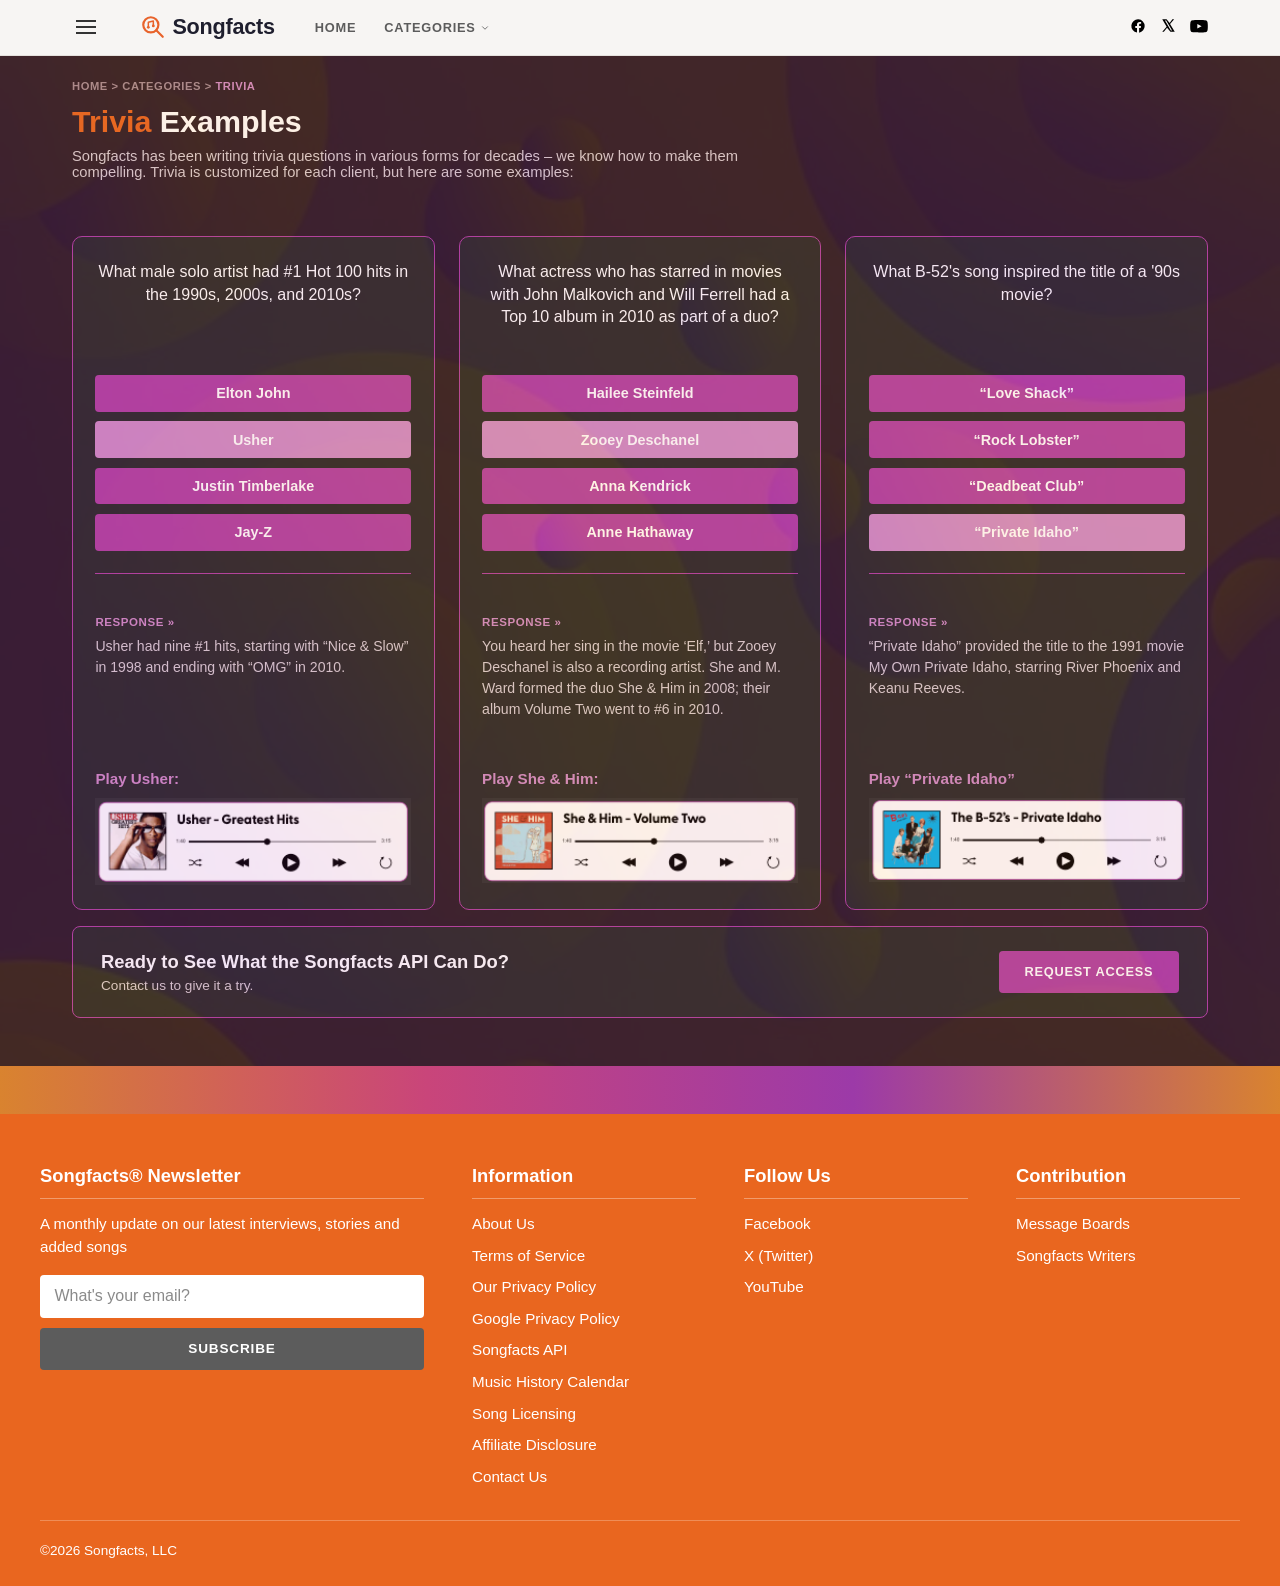
<file: trivia-examples.html>
<!DOCTYPE html>
<html lang="en">
<head>
  <meta charset="UTF-8">
  <meta name="viewport" content="width=device-width, initial-scale=1">
  <title>Trivia Examples &#8212; Songfacts API</title>
  <meta name="description" content="Sample music trivia from the Songfacts API: multiple-choice questions with answers and audio clues, ready to drop into quizzes, games, and playlists.">
  <meta property="og:type" content="website">
  <meta property="og:site_name" content="Songfacts API">
  <meta property="og:locale" content="en_US">
  <meta property="og:url" content="https://api-draft.songfacts.com/trivia-examples">
  <meta property="og:title" content="Trivia Examples &#8212; Songfacts API">
  <meta property="og:description" content="Sample music trivia from the Songfacts API: multiple-choice questions with answers and audio clues, ready to drop into quizzes, games, and playlists.">
  <meta property="og:image" content="https://api-draft.songfacts.com/img/seo_featured.jpg">
  <meta property="og:image:width" content="1168">
  <meta property="og:image:height" content="784">
  <meta property="og:image:alt" content="Songfacts API - Invigorate your app with the stories behind the songs. Human-written Songfacts and Artistfacts.">
  <meta name="twitter:card" content="summary_large_image">
  <meta name="twitter:title" content="Trivia Examples &#8212; Songfacts API">
  <meta name="twitter:description" content="Sample music trivia from the Songfacts API: multiple-choice questions with answers and audio clues, ready to drop into quizzes, games, and playlists.">
  <meta name="twitter:image" content="https://api-draft.songfacts.com/img/seo_featured.jpg">
  <meta name="twitter:image:alt" content="Songfacts API - Invigorate your app with the stories behind the songs. Human-written Songfacts and Artistfacts.">
  <script type="application/ld+json">
  {
    "@context": "https://schema.org",
    "@type": "BreadcrumbList",
    "itemListElement": [
      {
        "@type": "ListItem",
        "position": 1,
        "name": "Home",
        "item": "https://api-draft.songfacts.com/"
      },
      {
        "@type": "ListItem",
        "position": 2,
        "name": "Categories",
        "item": "https://api-draft.songfacts.com/categories-examples"
      },
      {
        "@type": "ListItem",
        "position": 3,
        "name": "Trivia",
        "item": "https://api-draft.songfacts.com/trivia-examples"
      }
    ]
  }
  </script>
  <link rel="stylesheet" href="style.css?v=3">
</head>
<body>

  <header class="site-header">
    <div class="header-inner">
      <button class="menu-toggle" aria-label="Open menu">
        <span></span><span></span><span></span>
      </button>

      <a class="logo" href="index.html">
        <svg viewBox="0 0 24 24" width="26" height="26" aria-hidden="true">
          <circle cx="10" cy="10" r="7" fill="none" stroke="#e8632b" stroke-width="2"/>
          <line x1="15" y1="15" x2="21" y2="21" stroke="#e8632b" stroke-width="2" stroke-linecap="round"/>
          <path d="M7.7 12.3V7.6L12.3 6.5V11" fill="none" stroke="#e8632b" stroke-width="1.4" stroke-linecap="round" stroke-linejoin="round"/>
          <circle cx="7.7" cy="12.3" r="1.3" fill="#e8632b"/>
          <circle cx="12.3" cy="11" r="1.3" fill="#e8632b"/>
        </svg>
        <span class="logo-word">Songfacts</span>
      </a>

      <nav class="main-nav" aria-label="Primary">
        <a href="index.html">Home</a>
        <div class="nav-item">
          <a href="categories-examples.html">
            Categories
            <svg class="chevron-down" viewBox="0 0 24 24" width="10" height="10" aria-hidden="true"><path d="M6 9l6 6 6-6" stroke="currentColor" stroke-width="2" fill="none" stroke-linecap="round" stroke-linejoin="round"/></svg>
          </a>
          <div class="nav-dropdown">
            <a href="songfacts-examples.html">SongFacts Examples</a>
            <a href="artistfacts-examples.html">Artistfacts Examples</a>
            <a href="categories-examples.html">Categories Examples</a>
            <a href="music-history-calendar-examples.html">Music History Calendar</a>
            <a href="blurbs-examples.html">Blurbs Examples</a>
            <a href="quotes-examples.html">Quotes Examples</a>
            <a href="trivia-examples.html">Trivia Examples</a>
          </div>
        </div>
      </nav>

      <div class="social-links">
        <a href="#" aria-label="Facebook">
          <svg viewBox="0 0 24 24" width="16" height="16"><path d="M22 12a10 10 0 1 0-11.5 9.87v-6.99H7.9v-2.88h2.6V9.85c0-2.57 1.53-3.99 3.87-3.99 1.12 0 2.3.2 2.3.2v2.53h-1.3c-1.28 0-1.68.8-1.68 1.62v1.95h2.86l-.46 2.88h-2.4v6.99A10 10 0 0 0 22 12z"/></svg>
        </a>
        <a href="#" aria-label="X (Twitter)">
          <svg viewBox="0 0 24 24" width="15" height="15"><path d="M18.24 2H21l-6.52 7.46L22 22h-6.9l-5.4-6.6L4.6 22H2l7-8.01L2 2h6.9l4.9 6.02L18.24 2Zm-2.42 18h1.9L8.27 4H6.3l9.52 16Z"/></svg>
        </a>
        <a href="#" aria-label="YouTube">
          <svg viewBox="0 0 24 24" width="18" height="18"><path d="M23.5 6.2s-.23-1.64-.94-2.36c-.9-.94-1.9-.94-2.36-1C16.9 2.5 12 2.5 12 2.5h-.01s-4.9 0-8.19.34c-.46.06-1.46.06-2.36 1C.73 4.56.5 6.2.5 6.2S.25 8.13.25 10.06v1.87c0 1.93.25 3.86.25 3.86s.23 1.64.94 2.36c.9.94 2.08.9 2.6 1C5.9 19.5 12 19.5 12 19.5s4.9 0 8.19-.34c.46-.06 1.46-.06 2.36-1 .71-.72.94-2.36.94-2.36s.25-1.93.25-3.86v-1.87c0-1.93-.25-3.86-.25-3.86ZM9.75 14.02V7.98L15.5 11l-5.75 3.02Z"/></svg>
        </a>
      </div>
    </div>
    <nav class="tab-nav" aria-label="Sections">
      <a href="index.html">Overview</a>
      <a href="songfacts-examples.html">Songfacts&reg;</a>
      <a href="artistfacts-examples.html">Artistfacts</a>
      <a href="categories-examples.html">Categories</a>
      <a href="music-history-calendar-examples.html">Calendar</a>
      <a href="blurbs-examples.html">Blurbs</a>
      <a href="quotes-examples.html">Quotes</a>
      <a href="trivia-examples.html" class="is-active" aria-current="page">Trivia</a>
    </nav>
  </header>

  <main class="dark-panel">
    <div class="decor-bg" aria-hidden="true"></div>

    <nav class="breadcrumb" aria-label="Breadcrumb">
      <a href="index.html">Home</a> &gt; <span>Categories</span> &gt; <span class="current">Trivia</span>
    </nav>

    <div class="page-header">
      <h1><span class="accent">Trivia</span> Examples</h1>
      <p>
        Songfacts has been writing trivia questions in various forms for decades &ndash; we know how to make them
        compelling. Trivia is customized for each client, but here are some examples:
      </p>
    </div>

    <div class="page-content">
      <div class="trivia-grid">

        <article class="trivia-card">
          <p class="trivia-question">What male solo artist had #1 Hot 100 hits in the 1990s, 2000s, and 2010s?</p>
          <div class="trivia-answers">
            <button type="button" class="trivia-answer">Elton John</button>
            <button type="button" class="trivia-answer is-correct">Usher</button>
            <button type="button" class="trivia-answer">Justin Timberlake</button>
            <button type="button" class="trivia-answer">Jay-Z</button>
          </div>
          <div class="trivia-response">
            <span class="trivia-response-label">Response &raquo;</span>
            <p>
              Usher had nine #1 hits, starting with &ldquo;Nice &amp; Slow&rdquo; in 1998 and ending with
              &ldquo;OMG&rdquo; in 2010.
            </p>
          </div>
          <div class="trivia-play">
            <span class="trivia-play-label">Play Usher:</span>
            <img class="player" src="img/trivia_1.png" alt="Player: Usher &ndash; Greatest Hits">
          </div>
        </article>

        <article class="trivia-card">
          <p class="trivia-question">
            What actress who has starred in movies with John Malkovich and Will Ferrell had a Top 10 album in 2010
            as part of a duo?
          </p>
          <div class="trivia-answers">
            <button type="button" class="trivia-answer">Hailee Steinfeld</button>
            <button type="button" class="trivia-answer is-correct">Zooey Deschanel</button>
            <button type="button" class="trivia-answer">Anna Kendrick</button>
            <button type="button" class="trivia-answer">Anne Hathaway</button>
          </div>
          <div class="trivia-response">
            <span class="trivia-response-label">Response &raquo;</span>
            <p>
              You heard her sing in the movie &lsquo;Elf,&rsquo; but Zooey Deschanel is also a recording artist.
              She and M. Ward formed the duo She &amp; Him in 2008; their album Volume Two went to #6 in 2010.
            </p>
          </div>
          <div class="trivia-play">
            <span class="trivia-play-label">Play She &amp; Him:</span>
            <img class="player" src="img/trivia_2.png" alt="Player: She &amp; Him &ndash; Volume Two">
          </div>
        </article>

        <article class="trivia-card">
          <p class="trivia-question">What B-52's song inspired the title of a '90s movie?</p>
          <div class="trivia-answers">
            <button type="button" class="trivia-answer">&ldquo;Love Shack&rdquo;</button>
            <button type="button" class="trivia-answer">&ldquo;Rock Lobster&rdquo;</button>
            <button type="button" class="trivia-answer">&ldquo;Deadbeat Club&rdquo;</button>
            <button type="button" class="trivia-answer is-correct">&ldquo;Private Idaho&rdquo;</button>
          </div>
          <div class="trivia-response">
            <span class="trivia-response-label">Response &raquo;</span>
            <p>
              &ldquo;Private Idaho&rdquo; provided the title to the 1991 movie My Own Private Idaho, starring River
              Phoenix and Keanu Reeves.
            </p>
          </div>
          <div class="trivia-play">
            <span class="trivia-play-label">Play &ldquo;Private Idaho&rdquo;</span>
            <img class="player" src="img/trivia_3.png" alt="Player: The B-52's &ndash; Private Idaho">
          </div>
        </article>

      </div>

      <div class="cta-bar">
        <div>
          <h2>Ready to See What the Songfacts API Can Do?</h2>
          <p>Contact us to give it a try.</p>
        </div>
        <a class="btn" href="index.html#api-form">Request Access</a>
      </div>
    </div>
  </main>

  <div class="gradient-bar" aria-hidden="true"></div>

  <footer class="site-footer">
    <div class="footer-inner">

      <section class="footer-newsletter">
        <h2 class="footer-heading">Songfacts&reg; Newsletter</h2>
        <p class="footer-newsletter-copy">A monthly update on our latest interviews, stories and added songs</p>
        <!-- AWeber hosted-form submission (stakeholder-supplied). Native cross-origin
             POST straight to AWeber — no Worker/relay needed; see CLAUDE.md notes. -->
        <form class="newsletter-form" method="post" role="form" accept-charset="UTF-8" action="https://www.aweber.com/scripts/addlead.pl">
          <div hidden>
            <input type="hidden" name="meta_web_form_id" value="515551960">
            <input type="hidden" name="meta_split_id" value="">
            <input type="hidden" name="listname" value="songfacts">
            <input type="hidden" name="redirect" value="https://www.songfacts.com/notify/newsletter-success" id="redirect_f0c15ad2487b51b769eee6f6feb4536c">
            <input type="hidden" name="meta_adtracking" value="songfacts_2020">
            <input type="hidden" name="meta_message" value="1001">
            <input type="hidden" name="meta_required" value="email">
            <input type="hidden" name="meta_tooltip" value="">
          </div>
          <label for="newsletter-email" class="sr-only">What's your email?</label>
          <input class="newsletter-input" name="email" id="newsletter-email" autocorrect="off" autocapitalize="off" autocomplete="email" placeholder="What's your email?" type="email" required>
          <button class="newsletter-button" type="submit" id="newsletter-button">Subscribe</button>
        </form>
      </section>

      <nav class="footer-col" aria-labelledby="footer-info-heading">
        <h2 class="footer-heading" id="footer-info-heading">Information</h2>
        <ul class="footer-links">
          <li><a href="https://www.songfacts.com/blog/pages/about-us" target="_blank" rel="noopener">About Us</a></li>
          <li><a href="https://www.songfacts.com/blog/pages/terms-of-service" target="_blank" rel="noopener">Terms of Service</a></li>
          <li><a href="https://www.songfacts.com/blog/pages/songfacts-privacy-policy-and-legal-notice" target="_blank" rel="noopener">Our Privacy Policy</a></li>
          <li><a href="https://policies.google.com/privacy" target="_blank" rel="noopener">Google Privacy Policy</a></li>
          <li><a href="https://www.songfacts.com/blog/pages/songfacts-api" target="_blank" rel="noopener">Songfacts API</a></li>
          <li><a href="https://calendar.songfacts.com/" target="_blank" rel="noopener">Music History Calendar</a></li>
          <li><a href="https://www.songfacts.com/blog/pages/song-licensing" target="_blank" rel="noopener">Song Licensing</a></li>
          <li><a href="https://www.songfacts.com/blog/pages/affiliate-disclosure" target="_blank" rel="noopener">Affiliate Disclosure</a></li>
          <li><a href="mailto:feedback@songfacts.com">Contact Us</a></li>
        </ul>
      </nav>

      <nav class="footer-col" aria-labelledby="footer-follow-heading">
        <h2 class="footer-heading" id="footer-follow-heading">Follow Us</h2>
        <ul class="footer-links">
          <li><a href="https://www.facebook.com/songfacts" target="_blank" rel="noopener">Facebook</a></li>
          <li><a href="https://twitter.com/songfacts" target="_blank" rel="noopener">X (Twitter)</a></li>
          <li><a href="https://www.youtube.com/user/songfactsdotcom" target="_blank" rel="noopener">YouTube</a></li>
        </ul>
      </nav>

      <nav class="footer-col" aria-labelledby="footer-contribute-heading">
        <h2 class="footer-heading" id="footer-contribute-heading">Contribution</h2>
        <ul class="footer-links">
          <li><a href="https://forum.songfacts.com/" target="_blank" rel="noopener">Message Boards</a></li>
          <li><a href="https://www.songfacts.com/blog/pages/songfacts-writers" target="_blank" rel="noopener">Songfacts Writers</a></li>
        </ul>
      </nav>

    </div>
    <p class="footer-copyright">&copy;2026 Songfacts, LLC</p>
  </footer>

  <script>
    // Center the active section tab in the mobile tab strip on load.
    (function () {
      var t = document.querySelector('.tab-nav a.is-active');
      if (t && t.scrollIntoView) t.scrollIntoView({ inline: 'center', block: 'nearest' });
    })();
  </script>
</body>
</html>
</file>
<file: style.css>
/* Brand palette as supplied by the designer. The six --brand-* values are her
   exact hex codes; everything below them is a role that maps onto one. Change
   a role, not a brand value. */
:root {
  --brand-purple: #b241a2;
  --brand-purple-med: #d18dc7;
  --brand-purple-light: #e0b3da;
  --brand-orange: #e9661f;
  --brand-orange-light: #f6c2a5;
  --brand-grey: #5c5c5c;

  --orange: var(--brand-orange);
  --purple: var(--brand-purple);
  /* No hover tint in the supplied palette — this lifts --brand-purple toward
     --brand-purple-med so buttons still respond without leaving the family. */
  --purple-hover: #c456b3;
  /* Accent text on the dark panel (breadcrumb, category labels, "Response »").
     Uses Medium Purple rather than Purple: at these small sizes Purple lands
     around 2.4:1 against the card background, which is not readable. */
  --pink: var(--brand-purple-med);
  /* The revealed correct answer on the trivia page. */
  --purple-answer: var(--brand-purple-med);

  --dark-bg: #2c1c26;
  --card-bg: #2a2a2a;
  --card-border: var(--brand-orange);
  --text-body: #d9cfd4;
}

* {
  box-sizing: border-box;
}

body {
  margin: 0;
  font-family: -apple-system, BlinkMacSystemFont, "Segoe UI", Roboto, Arial, sans-serif;
}

/* Responsive conversion — in progress (footer is the first fluid component).
   Every page shares the same three body children: header + main + footer. The
   global 1280px lock that used to live on <body> is gone; instead we pin only
   the header and the (still desktop-only) main content at 1280px, leaving the
   footer free to be mobile-first. Effect on a phone: everything above the
   footer behaves exactly as it does today (renders at 1280 and scrolls
   horizontally), while the footer renders at the device width. As each section
   above is converted to be responsive, its min-width comes off; once they all
   are, this shim goes away entirely. */
body > .site-header,
body > main {
  min-width: 1280px;
}

/* ---------------------------------------------------------------------- */
/* Header                                                                  */
/* ---------------------------------------------------------------------- */

.site-header {
  background: #f7f5f3;
  border-bottom: 1px solid #e5e1dd;
}

.header-inner {
  max-width: 1200px;
  margin: 0 auto;
  padding: 0.9rem 2rem;
  display: flex;
  align-items: center;
  gap: 2.5rem;
}

.menu-toggle {
  background: none;
  border: none;
  cursor: pointer;
  padding: 0.25rem;
  display: flex;
  flex-direction: column;
  gap: 4px;
}

.menu-toggle span {
  display: block;
  width: 20px;
  height: 2px;
  background: #333;
}

.logo {
  display: flex;
  align-items: center;
  gap: 0.4rem;
  text-decoration: none;
  color: #1f1f2e;
}

.logo-word {
  font-size: 1.35rem;
  font-weight: 700;
  letter-spacing: -0.01em;
}

.main-nav {
  display: flex;
  align-items: center;
  gap: 1.75rem;
  flex: 1;
}

.main-nav a {
  color: var(--brand-grey);
  text-decoration: none;
  font-size: 0.8rem;
  font-weight: 600;
  letter-spacing: 0.06em;
  text-transform: uppercase;
}

.main-nav a:hover {
  color: var(--orange);
}

.nav-item {
  position: relative;
}

.nav-item > a {
  display: inline-flex;
  align-items: center;
  gap: 0.3rem;
}

.nav-item .chevron-down {
  transition: transform 0.15s ease;
}

.nav-item:hover .chevron-down,
.nav-item:focus-within .chevron-down {
  transform: rotate(180deg);
}

/* Invisible hover bridge: the header has vertical padding above/below the
   nav text, so the mouse crosses dead space on its way down to the dropdown
   and loses :hover before it arrives. This pseudo-element is always part of
   .nav-item's hit area (unlike the dropdown, which is hidden/non-hittable
   until hovered), so it keeps the hover chain unbroken across that gap. */
.nav-item::after {
  content: "";
  position: absolute;
  top: 100%;
  left: 50%;
  transform: translateX(-50%);
  width: 230px;
  height: 26px;
}

.nav-dropdown {
  position: absolute;
  top: 100%;
  left: 50%;
  margin-top: 20px;
  transform: translateX(-50%);
  background: #fff;
  border: 1px solid #e5e1dd;
  border-radius: 8px;
  box-shadow: 0 12px 28px rgba(0, 0, 0, 0.16);
  padding: 0.4rem;
  min-width: 230px;
  opacity: 0;
  visibility: hidden;
  /* Closing is deliberately delayed a full second (visibility flips only once
     the fade has finished) so the menu stays clickable while the pointer
     travels toward it, or if it clips a corner on the way down. Opening stays
     instant. `visibility` alone gates interaction here — `pointer-events` is
     not transitionable, so using it would kill clicks the moment hover
     dropped and defeat the delay. */
  transition: opacity 0.15s ease 1s, visibility 0s linear 1.15s;
  z-index: 50;
}

.nav-item:hover .nav-dropdown,
.nav-item:focus-within .nav-dropdown {
  opacity: 1;
  visibility: visible;
  transition: opacity 0.15s ease 0s, visibility 0s linear 0s;
}

.nav-dropdown a {
  display: block;
  padding: 0.55rem 0.75rem;
  border-radius: 5px;
  color: #333;
  font-size: 0.78rem;
  font-weight: 600;
  letter-spacing: normal;
  text-transform: none;
}

.nav-dropdown a:hover {
  background: #f7ede8;
  color: var(--orange);
}

.social-links {
  display: flex;
  gap: 0.9rem;
}

.social-links a {
  color: var(--brand-grey);
  display: flex;
}

.social-links a:hover {
  color: var(--orange);
}

/* ---------------------------------------------------------------------- */
/* Dark panel (hero through the contact form share one continuous bg)      */
/* ---------------------------------------------------------------------- */

.dark-panel {
  position: relative;
  min-height: 100vh;
  background: var(--dark-bg);
  overflow: hidden;
}

.dark-panel > section {
  position: relative;
  z-index: 1;
}

/* The designer's bubble artwork, knocked well back so it reads as texture
   behind the dark panel rather than as content. It replaced a stack of CSS
   radial gradients that approximated it. Upscaling is safe here — the source
   is nothing but soft gradients. */
.decor-bg {
  position: absolute;
  inset: 0;
  pointer-events: none;
  background-image: url("img/page_bg.jpg");
  background-size: cover;
  background-position: center top;
  opacity: 0.12;
}

.divider {
  border: none;
  border-top: 1px solid rgba(232, 99, 43, 0.4);
  max-width: 1200px;
  margin: 0 auto;
}

/* ---------------------------------------------------------------------- */
/* Hero                                                                    */
/* ---------------------------------------------------------------------- */

.hero {
  padding: 3.5rem 2rem;
}

.hero-inner {
  max-width: 1200px;
  margin: 0 auto;
  display: grid;
  grid-template-columns: 1.4fr 1fr;
  gap: 3rem;
  align-items: start;
}

.hero-copy h1 {
  color: #fff;
  font-size: 2.4rem;
  line-height: 1.25;
  margin: 0 0 1.25rem;
}

.hero-copy h1 .highlight {
  color: var(--orange);
}

.hero-copy p {
  color: var(--text-body);
  font-size: 0.98rem;
  line-height: 1.6;
  max-width: 46ch;
  margin: 0 0 1.75rem;
}

.hero-actions {
  display: flex;
  gap: 0.9rem;
}

.btn {
  display: inline-block;
  background: var(--purple);
  color: #fff;
  text-decoration: none;
  font-family: inherit;
  font-size: 0.8rem;
  font-weight: 700;
  letter-spacing: 0.06em;
  text-transform: uppercase;
  padding: 0.85rem 1.6rem;
  border: none;
  border-radius: 4px;
  cursor: pointer;
  transition: background 0.15s ease;
}

.btn:hover {
  background: var(--purple-hover);
}

.hero-cards {
  display: flex;
  flex-direction: column;
  gap: 1rem;
}

.fact-card {
  background: var(--card-bg);
  border-radius: 6px;
  padding: 1rem 1.1rem;
}

.fact-label {
  display: block;
  color: var(--orange);
  font-size: 0.7rem;
  font-weight: 700;
  letter-spacing: 0.08em;
  text-transform: uppercase;
  margin-bottom: 0.5rem;
}

.fact-body {
  display: flex;
  gap: 1rem;
  align-items: flex-start;
}

.fact-text {
  flex: 1;
}

.fact-text h3 {
  color: #fff;
  font-size: 1rem;
  margin: 0 0 0.4rem;
}

.fact-text h3 .by {
  color: var(--orange);
  font-style: italic;
  font-weight: 400;
  font-size: 0.85rem;
  display: block;
  margin-top: 0.15rem;
}

.fact-text p {
  color: var(--text-body);
  font-size: 0.78rem;
  line-height: 1.5;
  margin: 0;
}

.fact-thumb {
  flex-shrink: 0;
  width: 120px;
  height: 120px;
  border-radius: 4px;
  background: linear-gradient(135deg, #4a2e42, #7a3a2c);
  color: rgba(255, 255, 255, 0.75);
  display: flex;
  align-items: center;
  justify-content: center;
  object-fit: cover;
}

/* ---------------------------------------------------------------------- */
/* Very Human, Very Interesting.                                           */
/* ---------------------------------------------------------------------- */

.very-human {
  max-width: 1200px;
  margin: 0 auto;
  padding: 2.5rem 2rem;
  text-align: center;
}

.very-human h2 {
  color: #fff;
  font-size: 1.7rem;
  margin: 1.75rem 0 1rem;
}

.very-human p {
  color: #fff;
  font-size: 0.92rem;
  line-height: 1.6;
  max-width: 68ch;
  margin: 0 auto 1.75rem;
}

.orange {
  color: var(--orange);
}

/* ---------------------------------------------------------------------- */
/* Feature sections (Available Now / Coming Soon)                          */
/* ---------------------------------------------------------------------- */

.available-now,
.coming-soon {
  max-width: 1200px;
  margin: 0 auto;
  padding: 2.5rem 2rem;
}

.available-now h2,
.coming-soon h2 {
  color: #fff;
  font-size: 1.5rem;
  text-align: center;
  margin: 0 0 1.5rem;
}

.feature-grid {
  display: grid;
  gap: 1.25rem;
  margin-bottom: 1.25rem;
}

.feature-grid.cols-2 {
  grid-template-columns: repeat(2, 1fr);
}

.feature-grid.cols-3 {
  grid-template-columns: repeat(3, 1fr);
}

/* Coming Soon's first row is two cards centered at the same width as the
   three-up row beneath it, not two half-width cards. */
.feature-grid.cols-2-center {
  grid-template-columns: repeat(2, calc((100% - 2.5rem) / 3));
  justify-content: center;
}

.feature-card {
  background: var(--card-bg);
  border-radius: 6px;
  padding: 1.5rem 1.25rem 0;
  text-align: center;
  display: flex;
  flex-direction: column;
  align-items: center;
  overflow: hidden;
}

.feature-icon {
  width: 44px;
  height: 44px;
  border-radius: 50%;
  background: var(--orange);
  display: flex;
  align-items: center;
  justify-content: center;
  margin-bottom: 0.9rem;
}

.feature-title {
  color: var(--orange);
  font-size: 0.8rem;
  font-weight: 700;
  letter-spacing: 0.06em;
  text-transform: uppercase;
  margin: 0 0 0.7rem;
}

.feature-card p {
  color: var(--text-body);
  font-size: 0.85rem;
  line-height: 1.55;
  margin: 0 0 1.5rem;
}

.btn-view {
  display: flex;
  align-items: center;
  justify-content: space-between;
  width: calc(100% + 2.5rem);
  background: var(--purple);
  color: #fff;
  text-decoration: none;
  font-size: 0.75rem;
  font-weight: 700;
  letter-spacing: 0.06em;
  text-transform: uppercase;
  padding: 0.75rem 1.25rem;
  margin-top: auto;
}

.btn-view:hover {
  background: var(--purple-hover);
}

.feature-card-wide p {
  max-width: 50ch;
}

/* ---------------------------------------------------------------------- */
/* Get Started / contact form                                             */
/* ---------------------------------------------------------------------- */

.get-started {
  max-width: 1200px;
  margin: 0 auto;
  padding: 2.5rem 2rem 4rem;
}

.eyebrow {
  display: block;
  color: var(--orange);
  font-size: 0.75rem;
  font-weight: 700;
  letter-spacing: 0.08em;
  text-transform: uppercase;
  margin-bottom: 0.5rem;
}

.get-started h2 {
  color: #fff;
  font-size: 1.6rem;
  margin: 0 0 0.6rem;
}

.get-started > p {
  color: var(--text-body);
  font-size: 0.92rem;
  margin: 0 0 1.75rem;
}

.api-form {
  background: rgba(0, 0, 0, 0.18);
  border: 1px solid var(--purple);
  border-radius: 8px;
  padding: 1.75rem;
}

.form-row {
  display: grid;
  grid-template-columns: 1fr 1fr;
  gap: 1.25rem;
  margin-bottom: 1.1rem;
}

.form-row-full {
  grid-template-columns: 1fr;
}

.form-field {
  display: flex;
  flex-direction: column;
}

.form-field label {
  color: var(--orange);
  font-size: 0.72rem;
  font-weight: 700;
  letter-spacing: 0.04em;
  text-transform: uppercase;
  margin-bottom: 0.4rem;
}

.form-field input,
.form-field select,
.form-field textarea {
  background: rgba(255, 255, 255, 0.05);
  border: 1px solid var(--card-border);
  border-radius: 4px;
  color: #fff;
  padding: 0.65rem 0.75rem;
  font-size: 0.9rem;
  font-family: inherit;
}

.form-field textarea {
  resize: vertical;
}

.form-field input::placeholder,
.form-field textarea::placeholder {
  color: #9a8a92;
}

.form-field select {
  color: #cfc3c9;
}

.form-actions {
  display: flex;
  align-items: center;
  gap: 1rem;
  margin-top: 0.5rem;
}

.form-note {
  color: var(--text-body);
  font-size: 0.85rem;
}

.form-note-success {
  color: #6fd98f;
}

.form-note-error {
  color: #f08a6c;
}

/* ---------------------------------------------------------------------- */
/* Footer gradient bar                                                     */
/* ---------------------------------------------------------------------- */

.gradient-bar {
  height: 48px;
  background: linear-gradient(90deg, #d9832f, #c9457a, #9c3aa8, #d9832f);
}

/* ---------------------------------------------------------------------- */
/* Shared: breadcrumb, page header, generic content wrapper, CTA bar       */
/* ---------------------------------------------------------------------- */

.breadcrumb {
  max-width: 1200px;
  margin: 0 auto;
  padding: 1.5rem 2rem 0;
  font-size: 0.7rem;
  font-weight: 600;
  letter-spacing: 0.05em;
  text-transform: uppercase;
  color: #a68d95;
}

.breadcrumb a {
  color: inherit;
  text-decoration: none;
}

.breadcrumb a:hover {
  color: #fff;
}

.breadcrumb .current {
  color: var(--pink);
}

.page-header {
  max-width: 1200px;
  margin: 0 auto;
  padding: 0.75rem 2rem 1.75rem;
}

.page-header h1 {
  color: #fff;
  font-size: 1.9rem;
  margin: 0 0 0.6rem;
}

.page-header h1 .accent {
  color: var(--orange);
}

.page-header p {
  color: var(--text-body);
  font-size: 0.92rem;
  max-width: 90ch;
  margin: 0;
}

.page-content {
  max-width: 1200px;
  margin: 0 auto;
  padding: 1.75rem 2rem 0.5rem;
}

.cta-bar {
  max-width: 1200px;
  margin: 1rem auto 2.5rem;
  padding: 1.5rem 1.75rem;
  background: var(--card-bg);
  border: 1px solid var(--purple);
  border-radius: 8px;
  display: flex;
  align-items: center;
  justify-content: space-between;
  gap: 1.5rem;
}

.cta-bar h2 {
  color: #fff;
  font-size: 1.15rem;
  margin: 0 0 0.3rem;
}

.cta-bar p {
  color: var(--text-body);
  font-size: 0.85rem;
  margin: 0;
}

.cta-bar .btn {
  flex-shrink: 0;
}

/* ---------------------------------------------------------------------- */
/* Fact tiles (SongFacts / ArtistFacts examples)                           */
/* ---------------------------------------------------------------------- */

.card-grid {
  display: grid;
  gap: 1.5rem;
  margin-bottom: 1rem;
}

.card-grid.cols-4 {
  grid-template-columns: repeat(4, 1fr);
}

.fact-tile {
  background: var(--card-bg);
  border: 1px solid var(--card-border);
  border-radius: 10px;
  padding: 1.4rem 1.25rem 1.6rem;
}

/* The mockup centers a smaller square of cover art above left-aligned copy,
   rather than bleeding it to the card's full width. */
.fact-tile .thumb {
  display: block;
  width: 64%;
  aspect-ratio: 1;
  margin: 0 auto 1.4rem;
  border-radius: 6px;
  border: 1px solid var(--card-border);
  background: linear-gradient(135deg, #4a2e42, #7a3a2c);
  object-fit: cover;
}

.fact-tile h3 {
  color: #fff;
  font-size: 1rem;
  margin: 0 0 0.2rem;
}

.fact-tile h3.artist-name {
  color: var(--orange);
  margin-bottom: 0.75rem;
}

.fact-tile .by {
  color: var(--orange);
  font-weight: 700;
  font-size: 0.85rem;
  display: block;
  margin-bottom: 0.9rem;
}

.fact-tile p {
  color: var(--text-body);
  font-size: 0.82rem;
  line-height: 1.55;
  margin: 0 0 0.9rem;
}

.fact-tile p:last-child {
  margin-bottom: 0;
}

.fact-list {
  list-style: none;
  margin: 0;
  padding: 0;
  color: var(--text-body);
  font-size: 0.82rem;
  line-height: 1.55;
}

/* ---------------------------------------------------------------------- */
/* Categories examples                                                     */
/* ---------------------------------------------------------------------- */

/* The page is one worked example of a "rabbit hole": each category listing
   ends in a song the user clicked, which opens the next category one level
   deeper. The nesting in the markup mirrors that, so each .chain-level just
   indents relative to its parent. */
.categories-layout {
  display: grid;
  grid-template-columns: minmax(0, 1fr) 320px;
  align-items: start;
  gap: 1.5rem;
  margin-bottom: 1rem;
}

.category-chain {
  background: var(--card-bg);
  border: 1px solid var(--card-border);
  border-radius: 10px;
  padding: 1.6rem 1.75rem 2rem;
}

.chain-head {
  display: flex;
  align-items: center;
  gap: 1rem;
  margin-bottom: 1rem;
}

.chain-song {
  color: var(--orange);
  font-size: 1.15rem;
  font-weight: 700;
}

.chain-level {
  padding-left: 2.75rem;
}

.chain-cat {
  display: block;
  color: var(--pink);
  font-size: 0.72rem;
  font-weight: 700;
  letter-spacing: 0.05em;
  text-transform: uppercase;
  margin-bottom: 0.6rem;
}

.chain-list {
  list-style: none;
  margin: 0;
  padding: 0;
}

.chain-list li {
  display: flex;
  align-items: center;
  gap: 0.9rem;
  padding: 0.35rem 0;
  color: #fff;
  font-size: 0.95rem;
}

/* The last entry in each list is the one that was clicked to descend. */
.chain-list li.is-followed {
  color: var(--pink);
  font-weight: 700;
}

.chain-arrow {
  display: block;
  color: var(--pink);
  margin: 0.35rem 0 0.35rem 3.25rem;
}

.chain-level-end {
  padding-bottom: 0.25rem;
}

.thumb-md {
  width: 62px;
  height: 62px;
  flex-shrink: 0;
  border-radius: 4px;
  background: linear-gradient(135deg, #4a2e42, #7a3a2c);
  object-fit: cover;
}

.thumb-sm {
  width: 34px;
  height: 34px;
  flex-shrink: 0;
  border-radius: 4px;
  background: linear-gradient(135deg, #4a2e42, #7a3a2c);
  object-fit: cover;
}

.other-categories {
  border: 1px solid var(--purple);
  border-radius: 10px;
  overflow: hidden;
}

.other-categories-header {
  background: var(--purple);
  color: #fff;
  font-size: 0.78rem;
  font-weight: 700;
  letter-spacing: 0.04em;
  text-transform: uppercase;
  text-align: center;
  line-height: 1.5;
  padding: 0.9rem 1rem;
}

.other-categories ul {
  list-style: none;
  margin: 0;
  padding: 0 1.1rem;
  background: var(--card-bg);
}

.other-categories li {
  position: relative;
  color: #fff;
  font-size: 0.95rem;
  line-height: 1.35;
  padding: 0.7rem 0 0.7rem 1.1rem;
  border-bottom: 1px solid rgba(255, 255, 255, 0.12);
}

.other-categories li:last-child {
  border-bottom: none;
}

.other-categories li::before {
  content: "\00BB";
  position: absolute;
  left: 0;
  color: var(--pink);
  font-weight: 700;
}

/* ---------------------------------------------------------------------- */
/* Music History Calendar examples                                        */
/* ---------------------------------------------------------------------- */

.calendar-grid {
  display: grid;
  gap: 1.5rem;
  margin-bottom: 1rem;
}

.calendar-grid.cols-2 {
  grid-template-columns: repeat(2, 1fr);
}

.calendar-grid.cols-3 {
  grid-template-columns: repeat(3, 1fr);
}

.calendar-col {
  background: var(--card-bg);
  border: 1px solid var(--card-border);
  border-radius: 6px;
  overflow: hidden;
  display: flex;
  flex-direction: column;
}

.calendar-col.accent-purple-border {
  border-color: var(--purple);
}

.calendar-col-header {
  color: #fff;
  font-weight: 700;
  font-size: 1rem;
  letter-spacing: 0.06em;
  text-transform: uppercase;
  padding: 0.85rem;
  display: flex;
  align-items: center;
  justify-content: center;
  gap: 0.6rem;
}

.calendar-col-header.bar-orange {
  background: var(--orange);
}

.calendar-col-header.bar-purple {
  background: var(--purple);
}

.calendar-col-body {
  padding: 1.25rem;
  flex: 1;
  display: flex;
  flex-direction: column;
}

/* Illustration of a lookup control, not a real one — this page demos API
   output and queries nothing, so it's built from flat elements rather than an
   input/button that would invite typing and clicking. The accent colour comes
   in via the .accent-* class below and is picked up through currentColor. */
.calendar-search {
  display: flex;
  align-items: stretch;
  border: 1px solid;
  border-radius: 3px;
  overflow: hidden;
  margin-bottom: 1.25rem;
}

.calendar-search-value {
  flex: 1;
  min-width: 0;
  background: rgba(0, 0, 0, 0.25);
  color: #fff;
  font-size: 0.95rem;
  font-weight: 700;
  padding: 0.55rem 0.75rem;
}

.calendar-search-icon {
  display: flex;
  align-items: center;
  background: currentColor;
  padding: 0 0.75rem;
}

.calendar-search-icon svg {
  color: #fff;
}

.calendar-search.accent-orange {
  color: var(--orange);
}

.calendar-search.accent-purple {
  color: var(--purple);
}

.timeline {
  list-style: none;
  margin: 0 0 0.5rem 0.5rem;
  padding: 0;
  border-left: 2px solid var(--purple);
}

.timeline li {
  position: relative;
  padding: 0 0 1rem 1.5rem;
  margin-bottom: 1rem;
  border-bottom: 1px solid rgba(255, 255, 255, 0.12);
}

.timeline li:last-child {
  border-bottom: none;
}

.timeline li::before {
  content: "";
  position: absolute;
  left: -7px;
  top: 3px;
  width: 12px;
  height: 12px;
  border-radius: 50%;
  background: var(--card-bg);
  border: 3px solid var(--orange);
}

.timeline .year {
  color: var(--orange);
  font-weight: 700;
  font-size: 0.85rem;
  display: block;
  margin-bottom: 0.3rem;
}

.timeline p {
  color: var(--text-body);
  font-size: 0.78rem;
  line-height: 1.5;
  margin: 0;
}

.view-more {
  color: var(--pink);
  font-size: 0.72rem;
  font-weight: 700;
  text-decoration: none;
  text-transform: uppercase;
  letter-spacing: 0.05em;
  margin-top: auto;
  padding-top: 0.5rem;
  display: block;
}

.view-more:hover {
  color: #fff;
}

/* ---------------------------------------------------------------------- */
/* Blurbs examples                                                         */
/* ---------------------------------------------------------------------- */

.blurbs-grid {
  display: grid;
  grid-template-columns: 1fr 1fr;
  align-items: start;
  gap: 1.5rem;
  margin-bottom: 1rem;
}

.blurbs-col {
  border: 1px solid var(--card-border);
  border-radius: 10px;
  overflow: hidden;
}

.blurbs-col:last-child {
  border-color: var(--purple);
}

.blurbs-col-header {
  padding: 0.85rem 1.1rem;
  font-weight: 700;
  font-size: 1rem;
  letter-spacing: 0.06em;
  text-transform: uppercase;
  color: #fff;
  display: flex;
  align-items: center;
  gap: 0.5rem;
}

.blurbs-col-header.bar-orange {
  background: var(--orange);
}

.blurbs-col-header.bar-purple {
  background: var(--purple);
}

.blurb-list {
  list-style: none;
  margin: 0;
  padding: 1.1rem;
  display: flex;
  flex-direction: column;
  gap: 1.1rem;
  background: var(--card-bg);
}

/* Each blurb sits in its own outlined box, tinted to match its column. */
.blurb-item {
  display: flex;
  gap: 0.9rem;
  align-items: flex-start;
  padding: 0.9rem;
  border: 1px solid var(--card-border);
  border-radius: 8px;
}

.blurbs-col:last-child .blurb-item {
  border-color: var(--purple);
}

.blurb-thumb {
  flex-shrink: 0;
  width: 52px;
  height: 52px;
  border-radius: 4px;
  background: linear-gradient(135deg, #4a2e42, #7a3a2c);
  object-fit: cover;
}

.blurb-text {
  color: var(--text-body);
  font-size: 0.82rem;
  line-height: 1.5;
}

/* ---------------------------------------------------------------------- */
/* Quotes examples                                                         */
/* ---------------------------------------------------------------------- */

.quotes-grid {
  display: grid;
  grid-template-columns: repeat(3, 1fr);
  gap: 1.5rem;
  margin-bottom: 1rem;
}

.quote-card {
  border: 1px solid var(--purple);
  border-radius: 6px;
  padding: 1.25rem;
  display: flex;
  align-items: flex-start;
  gap: 0.75rem;
}

.quote-mark {
  flex-shrink: 0;
  color: var(--purple);
  font-size: 3.4rem;
  font-weight: 700;
  line-height: 1;
}

.quote-content {
  display: flex;
  flex-direction: column;
  flex: 1;
  min-width: 0;
}

.quote-text {
  color: #fff;
  font-size: 1.15rem;
  line-height: 1.4;
  margin: 0 0 1.1rem;
  flex: 1;
}

.quote-divider {
  border: none;
  border-top: 1px solid var(--purple);
  margin: 0 0 0.9rem;
}

.quote-attribution {
  display: flex;
  gap: 0.9rem;
  align-items: center;
}

.quote-avatar {
  width: 64px;
  height: 64px;
  border-radius: 4px;
  flex-shrink: 0;
  border: 1px solid var(--card-border);
  background: linear-gradient(135deg, #4a2e42, #7a3a2c);
  object-fit: cover;
  /* Several supplied portraits are tall crops; anchoring the top keeps the
     subject's face in a 64px square instead of centring on their torso. */
  object-position: center top;
}

.quote-attribution .name {
  color: #fff;
  font-weight: 700;
  font-size: 1.05rem;
  display: block;
}

.quote-attribution .context {
  color: var(--orange);
  font-size: 0.92rem;
  display: block;
}

/* ---------------------------------------------------------------------- */
/* Trivia examples                                                         */
/* ---------------------------------------------------------------------- */

/* The four zones of a card — question / answers / response / player — sit on
   four rows shared by all three cards, so each zone starts at the same height
   across the row no matter how many lines its copy runs to (question 2 wraps
   to three lines, question 1 to two). Each card opts into the parent's rows
   via subgrid rather than sizing its own. */
.trivia-grid {
  display: grid;
  grid-template-columns: repeat(3, 1fr);
  grid-template-rows: auto auto auto auto;
  gap: 1.5rem;
  margin-bottom: 1rem;
}

.trivia-card {
  background: var(--card-bg);
  border: 1px solid var(--purple);
  border-radius: 10px;
  padding: 1.5rem 1.4rem;
  display: grid;
  grid-row: span 4;
  grid-template-rows: subgrid;
}

.trivia-question {
  color: #fff;
  font-size: 1rem;
  line-height: 1.4;
  text-align: center;
  margin: 0 0 1.4rem;
}

.trivia-answers {
  display: flex;
  flex-direction: column;
  gap: 0.6rem;
  padding-bottom: 1.4rem;
  margin-bottom: 1.1rem;
  border-bottom: 1px solid var(--purple);
}

.trivia-answer {
  background: var(--purple);
  color: #fff;
  border: none;
  border-radius: 4px;
  padding: 0.65rem 0.9rem;
  font-size: 0.9rem;
  font-weight: 600;
  text-align: center;
  cursor: pointer;
  font-family: inherit;
  transition: background 0.15s ease;
}

.trivia-answer:hover {
  background: var(--purple-hover);
}

/* The mockup shows each example with its answer already revealed. */
.trivia-answer.is-correct {
  background: var(--purple-answer);
}

.trivia-response-label {
  display: block;
  color: var(--pink);
  font-size: 0.72rem;
  font-weight: 700;
  text-transform: uppercase;
  letter-spacing: 0.05em;
  margin-bottom: 0.5rem;
}

.trivia-response p {
  color: var(--text-body);
  font-size: 0.88rem;
  line-height: 1.5;
  margin: 0;
}

/* Top-aligned, not bottom: the three supplied player images differ slightly in
   aspect ratio, so anchoring their bottoms would stagger the labels above
   them. Anchoring the tops keeps the labels level and pushes the couple of
   pixels of difference to the bottom edge, where it doesn't read. */
.trivia-play {
  align-self: start;
  padding-top: 1.6rem;
}

.trivia-play-label {
  display: block;
  color: var(--pink);
  font-size: 0.95rem;
  font-weight: 700;
  margin-bottom: 0.7rem;
}

/* Supplied artwork of a player, not a working one — it illustrates how a
   client might pair a trivia answer with playback. There is no audio behind
   it, so it stays a flat image. */
.player {
  display: block;
  width: 100%;
  height: auto;
}

/* ---------------------------------------------------------------------- */
/* Site footer (responsive, mobile-first) — from songfacts_v7_mobile.pdf   */
/* ---------------------------------------------------------------------- */

/* Visually-hidden label (accessible name for the newsletter input). */
.sr-only {
  position: absolute;
  width: 1px;
  height: 1px;
  padding: 0;
  margin: -1px;
  overflow: hidden;
  clip: rect(0, 0, 0, 0);
  white-space: nowrap;
  border: 0;
}

.site-footer {
  background: var(--orange);
  color: #fff;
  padding: 2.5rem 1.5rem 1.5rem;
  font-size: 0.95rem;
  line-height: 1.5;
}

.footer-inner {
  display: flex;
  flex-direction: column;
  gap: 2rem;
  max-width: 1200px;
  margin: 0 auto;
}

.footer-heading {
  margin: 0 0 0.9rem;
  padding-bottom: 0.5rem;
  border-bottom: 1px solid rgba(255, 255, 255, 0.35);
  font-size: 1.15rem;
  font-weight: 700;
}

.footer-newsletter-copy {
  margin: 0 0 1rem;
}

.newsletter-form {
  display: flex;
  flex-direction: column;
  gap: 0.6rem;
}

.newsletter-input {
  width: 100%;
  padding: 0.8rem 0.9rem;
  border: none;
  border-radius: 4px;
  background: #fff;
  color: #333;
  font-size: 1rem;
  font-family: inherit;
}

.newsletter-input::placeholder {
  color: #8a8a8a;
}

.newsletter-button {
  width: 100%;
  padding: 0.85rem 1rem;
  border: none;
  border-radius: 4px;
  background: var(--brand-grey);
  color: #fff;
  font-weight: 700;
  letter-spacing: 0.06em;
  text-transform: uppercase;
  font-size: 0.85rem;
  font-family: inherit;
  cursor: pointer;
  transition: background 0.15s ease;
}

.newsletter-button:hover {
  background: #4a4a4a;
}

.footer-links {
  list-style: none;
  margin: 0;
  padding: 0;
  display: flex;
  flex-direction: column;
  gap: 0.55rem;
}

.footer-links a {
  color: #fff;
  text-decoration: none;
}

.footer-links a:hover {
  text-decoration: underline;
}

.footer-copyright {
  max-width: 1200px;
  margin: 2rem auto 0;
  padding-top: 1.25rem;
  border-top: 1px solid rgba(255, 255, 255, 0.25);
  font-size: 0.85rem;
}

/* From tablet up, lay the newsletter and the three link groups side by side.
   (Desktop footer will be refined against landingpage_v7.pdf later.) */
@media (min-width: 768px) {
  .site-footer {
    padding: 3rem 2rem 1.5rem;
  }

  .footer-inner {
    flex-direction: row;
    flex-wrap: wrap;
    gap: 2.5rem 3rem;
  }

  .footer-newsletter {
    flex: 1 1 320px;
    min-width: 280px;
  }

  .footer-col {
    flex: 1 1 160px;
  }
}

/* ---------------------------------------------------------------------- */
/* Mobile navigation tab strip (from songfacts_v7_mobile.pdf)              */
/* A horizontally-scrollable row of the 8 sections; the active one is a    */
/* filled purple pill. Hidden on desktop, revealed in the mobile query.    */
/* A tiny inline script on each page scrolls the active tab into view.     */
/* ---------------------------------------------------------------------- */
.tab-nav {
  display: none;
}

/* ====================================================================== */
/* MOBILE LAYOUT — below 768px everything reflows to a single column, per  */
/* the designer's mobile PDF. Above 768px the desktop layout is untouched  */
/* (main stays pinned at 1280px). This is the responsive conversion; the   */
/* footer was step one and the transitional min-width shim now lifts here. */
/* ====================================================================== */
@media (max-width: 767.98px) {

  /* Release the desktop width lock so content can reflow to fit. */
  body > .site-header,
  body > main {
    min-width: 0;
  }

  /* --- Header: hamburger pinned left, logo centered, desktop nav hidden --- */
  .header-inner {
    position: relative;
    justify-content: center;
    gap: 0;
    padding: 0.75rem 1.25rem;
  }

  .menu-toggle {
    position: absolute;
    left: 1.25rem;
    top: 50%;
    transform: translateY(-50%);
  }

  .main-nav,
  .social-links {
    display: none;
  }

  /* --- Mobile section tab strip --- */
  .tab-nav {
    display: flex;
    gap: 0.4rem;
    overflow-x: auto;
    padding: 0.55rem 1rem;
    background: #f7f5f3;
    border-bottom: 1px solid #e5e1dd;
    -webkit-overflow-scrolling: touch;
    scrollbar-width: none;
  }

  .tab-nav::-webkit-scrollbar {
    display: none;
  }

  .tab-nav a {
    flex: 0 0 auto;
    padding: 0.4rem 0.9rem;
    border-radius: 999px;
    font-size: 0.9rem;
    font-weight: 600;
    color: var(--brand-grey);
    text-decoration: none;
    white-space: nowrap;
  }

  .tab-nav a.is-active {
    background: var(--purple);
    color: #fff;
  }

  /* --- Trim section side padding for more content width on narrow screens --- */
  .hero,
  .very-human,
  .available-now,
  .coming-soon,
  .get-started,
  .page-header,
  .page-content {
    padding-left: 1.1rem;
    padding-right: 1.1rem;
  }

  .hero {
    padding-top: 2.25rem;
    padding-bottom: 2.25rem;
  }

  /* --- Landing hero: center the copy, and drop the CTA buttons below the two
     highlight cards (per the mobile PDF). The buttons live inside .hero-copy
     for the desktop layout, so we use display:contents to promote the copy's
     children into the hero's flex flow — then `order` can place the buttons
     after the cards without changing the desktop DOM. --- */
  .hero-inner {
    display: flex;
    flex-direction: column;
    gap: 1.5rem;
    text-align: center;
  }

  .hero-copy {
    display: contents;
  }

  .hero-copy h1 {
    font-size: 1.7rem;
    margin-bottom: 0;
  }

  .hero-copy p {
    margin: 0 auto;
  }

  .hero-cards {
    order: 0;
    text-align: left;
  }

  .hero-actions {
    order: 1;
    width: 100%;
  }

  .hero-actions .btn {
    flex: 1;
  }

  /* --- Landing: Available Now / Coming Soon feature grids to one column --- */
  .feature-grid.cols-2,
  .feature-grid.cols-3,
  .feature-grid.cols-2-center {
    grid-template-columns: 1fr;
  }

  /* --- Contact form: paired fields stack --- */
  .form-row {
    grid-template-columns: 1fr;
  }

  /* --- Example pages: every multi-column grid collapses to one column --- */
  .card-grid.cols-4,
  .calendar-grid.cols-2,
  .calendar-grid.cols-3,
  .blurbs-grid,
  .quotes-grid,
  .categories-layout {
    grid-template-columns: 1fr;
  }

  /* --- SongFacts / ArtistFacts tiles: switch from the desktop's big centered
     thumb-on-top to the mobile PDF's horizontal layout — a small square thumb
     floated top-left with the title/artist/body flowing to its right and
     wrapping beneath it. flow-root contains the float. --- */
  .fact-tile {
    display: flow-root;
  }

  .fact-tile .thumb {
    float: left;
    width: 88px;
    margin: 0.15rem 0.9rem 0.4rem 0;
  }

  /* --- Categories: tighten the deep rabbit-hole indentation so it fits --- */
  .category-chain {
    padding: 1.25rem 1rem 1.5rem;
  }

  .chain-level {
    padding-left: 1.1rem;
  }

  .chain-arrow {
    margin-left: 1.4rem;
  }

  /* --- Trivia: drop the 3-column subgrid; each card becomes a plain block --- */
  .trivia-grid {
    grid-template-columns: 1fr;
    grid-template-rows: none;
  }

  .trivia-card {
    grid-row: auto;
    grid-template-rows: none;
    display: block;
  }

  /* --- CTA bar stacks (its side gutter comes from .page-content padding) --- */
  .cta-bar {
    flex-direction: column;
    align-items: flex-start;
  }

  /* --- Sub-page header: smaller title, and center the title + short
     description per the mobile PDF (they're left-aligned on desktop). --- */
  .page-header {
    text-align: center;
  }

  .page-header h1 {
    font-size: 1.6rem;
  }
}
</file>
